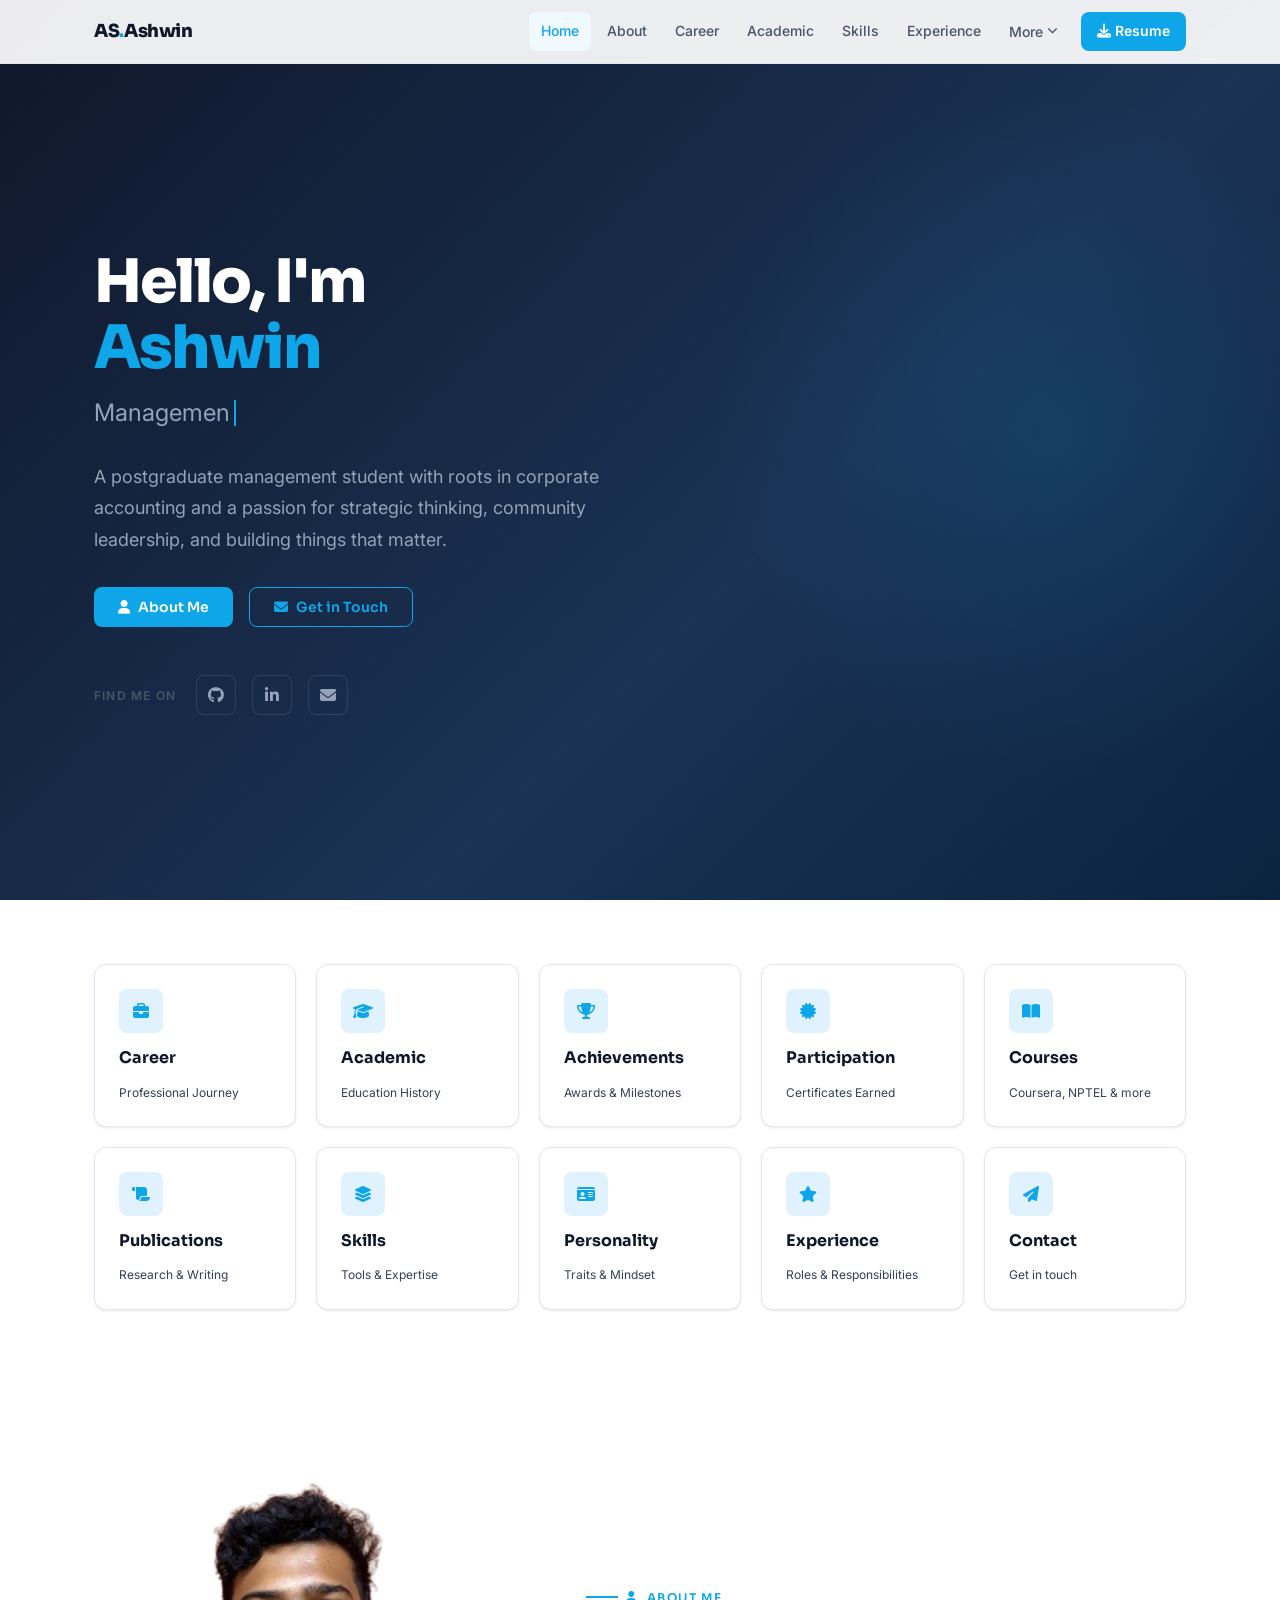
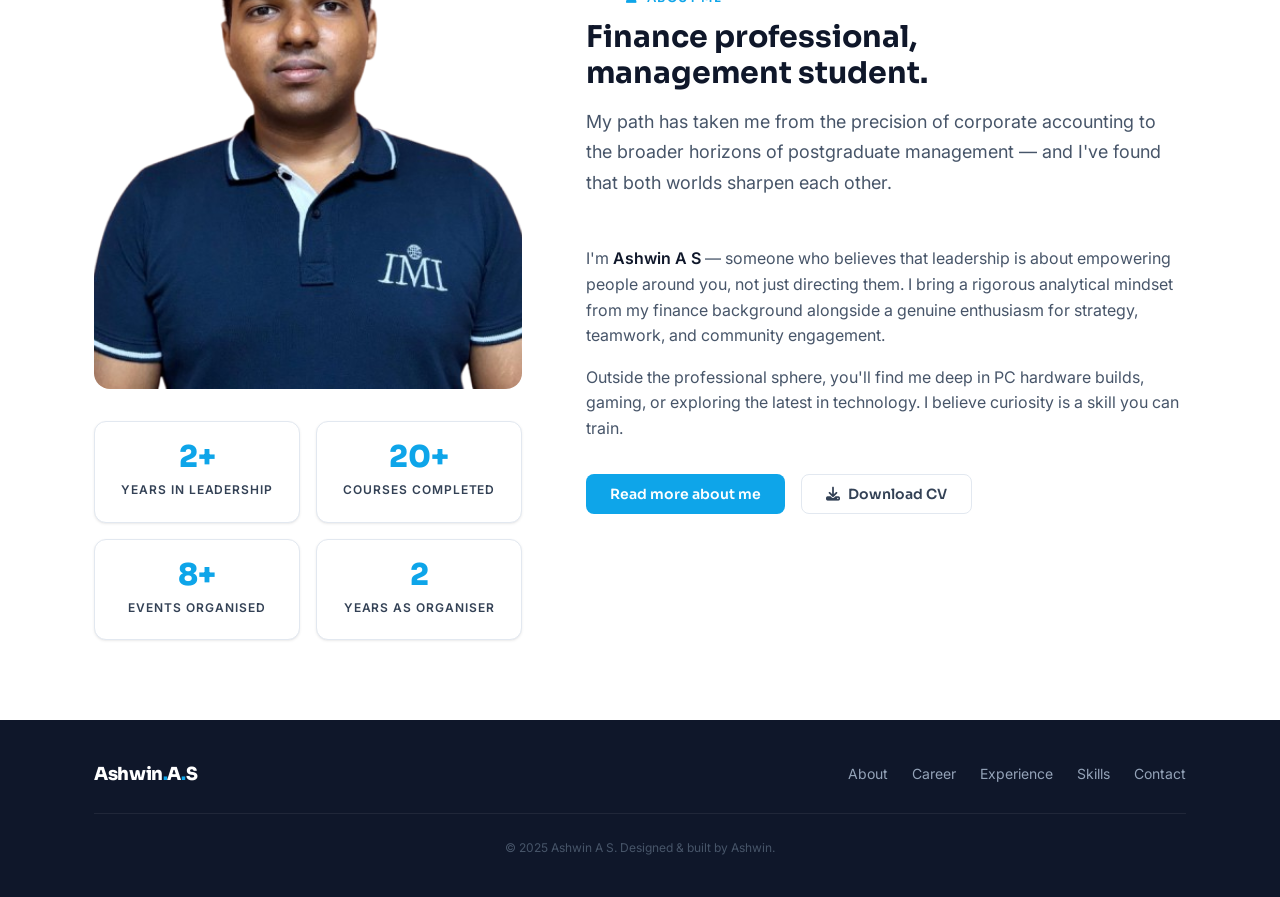
<file: index.html>
<!DOCTYPE html>
<html lang="en">
<head>
  <meta charset="UTF-8" />
  <meta name="viewport" content="width=device-width, initial-scale=1.0" />
  <title>Ashwin A S | Portfolio</title>
  <meta name="description" content="Ashwin A S — Management student, finance professional, and lifelong learner." />
  <meta name="author" content="Ashwin A S" />
  <link rel="icon" href="favicon.ico" type="image/x-icon" />
  <link rel="stylesheet" href="https://cdnjs.cloudflare.com/ajax/libs/font-awesome/6.5.1/css/all.min.css" />
  <link rel="stylesheet" href="css/styles.css" />
  <style>
    /* ── Hero ── */
    .hero {
      min-height: 100vh;
      display: flex;
      align-items: center;
      background: linear-gradient(135deg, var(--slate-900) 0%, #1a3254 60%, #0c2340 100%);
      padding-top: var(--nav-height);
      position: relative;
      overflow: hidden;
    }

    /* Subtle dot-grid texture */
    .hero::before {
      content: '';
      position: absolute;
      inset: 0;
      background-image: radial-gradient(circle, rgba(255,255,255,0.04) 1px, transparent 1px);
      background-size: 32px 32px;
    }

    /* Accent orb */
    .hero::after {
      content: '';
      position: absolute;
      right: -10%;
      top: 10%;
      width: 55vw;
      height: 55vw;
      max-width: 700px;
      max-height: 700px;
      background: radial-gradient(circle, rgba(14,165,233,0.12) 0%, transparent 70%);
      pointer-events: none;
    }

    .hero-inner {
      position: relative;
      z-index: 1;
    }

    .hero-eyebrow {
      display: inline-flex;
      align-items: center;
      gap: var(--space-3);
      font-size: var(--text-sm);
      font-weight: 600;
      letter-spacing: 0.12em;
      text-transform: uppercase;
      color: var(--accent);
      font-family: var(--font-display);
      margin-bottom: var(--space-5);
    }

    .hero-eyebrow::before {
      content: '';
      width: 2.5rem;
      height: 2px;
      background: var(--accent);
    }

    .hero h1 {
      font-size: clamp(var(--text-4xl), 6vw, var(--text-6xl));
      font-weight: 800;
      color: var(--white);
      letter-spacing: -0.03em;
      line-height: 1.1;
      margin-bottom: var(--space-2);
    }

    .hero h1 span { color: var(--accent); }

    .hero-role {
      font-size: clamp(var(--text-lg), 2.5vw, var(--text-2xl));
      color: var(--slate-400);
      font-weight: 400;
      margin-bottom: var(--space-6);
      height: 2em;
      display: flex;
      align-items: center;
      gap: 2px;
    }

    .cursor {
      display: inline-block;
      width: 2px;
      height: 1.1em;
      background: var(--accent);
      margin-left: 2px;
      animation: blink 0.9s step-end infinite;
    }

    @keyframes blink {
      0%, 100% { opacity: 1; }
      50% { opacity: 0; }
    }

    .hero-desc {
      font-size: var(--text-lg);
      color: var(--slate-400);
      max-width: 560px;
      line-height: 1.75;
      margin-bottom: var(--space-8);
    }

    .hero-actions {
      display: flex;
      flex-wrap: wrap;
      gap: var(--space-4);
      margin-bottom: var(--space-12);
    }

    .hero-social {
      display: flex;
      align-items: center;
      gap: var(--space-5);
    }

    .hero-social-label {
      font-size: var(--text-xs);
      letter-spacing: 0.1em;
      text-transform: uppercase;
      color: var(--slate-600);
      font-weight: 600;
    }

    .hero-social-links {
      display: flex;
      gap: var(--space-4);
    }

    .hero-social-links a {
      width: 2.5rem;
      height: 2.5rem;
      border-radius: var(--radius-md);
      border: 1px solid rgba(255,255,255,0.1);
      display: flex;
      align-items: center;
      justify-content: center;
      color: var(--slate-400);
      font-size: var(--text-base);
      transition: all var(--transition);
    }

    .hero-social-links a:hover {
      border-color: var(--accent);
      color: var(--accent);
      background: rgba(14,165,233,0.08);
    }

    /* ── Quick nav cards ── */
    .quick-nav {
      padding-block: var(--space-16);
      background: var(--white);
    }

    .quick-nav-grid {
      display: grid;
      grid-template-columns: repeat(auto-fit, minmax(200px, 1fr));
      gap: var(--space-5);
    }

    .quick-nav-card {
      display: flex;
      flex-direction: column;
      align-items: flex-start;
      gap: var(--space-3);
      padding: var(--space-6);
      border: 1px solid var(--slate-200);
      border-radius: var(--radius-lg);
      background: var(--white);
      box-shadow: var(--shadow-sm);
      transition: all var(--transition);
      text-decoration: none;
    }

    .quick-nav-card:hover {
      border-color: var(--accent);
      transform: translateY(-3px);
      box-shadow: var(--shadow-xl);
    }

    .quick-nav-icon {
      width: 2.75rem;
      height: 2.75rem;
      background: var(--accent-light);
      border-radius: var(--radius-md);
      display: flex;
      align-items: center;
      justify-content: center;
      color: var(--accent);
      font-size: var(--text-base);
    }

    .quick-nav-card:hover .quick-nav-icon {
      background: var(--accent);
      color: var(--white);
    }

    .quick-nav-card strong {
      font-family: var(--font-display);
      font-size: var(--text-base);
      font-weight: 700;
      color: var(--slate-900);
      display: block;
    }

    .quick-nav-card span {
      font-size: var(--text-xs);
      color: var(--slate-500);
    }

    /* ── About preview ── */
    .about-preview { padding-block: var(--space-20); }

    .about-layout {
      display: grid;
      grid-template-columns: 1fr 1.4fr;
      gap: var(--space-16);
      align-items: center;
    }

    .about-aside {
      position: relative;
    }

    .about-photo-placeholder {
      aspect-ratio: 4/5;
      background: linear-gradient(135deg, var(--accent-light) 0%, var(--slate-100) 100%);
      border-radius: var(--radius-xl);
      display: flex;
      flex-direction: column;
      align-items: center;
      justify-content: center;
      color: var(--slate-400);
      font-size: var(--text-5xl);
      gap: var(--space-3);
      border: 2px dashed var(--slate-200);
    }

    .about-photo-placeholder small {
      font-size: var(--text-xs);
      color: var(--slate-400);
      font-weight: 500;
    }

    .about-stats {
      display: grid;
      grid-template-columns: 1fr 1fr;
      gap: var(--space-4);
      margin-top: var(--space-8);
    }

    .about-stat {
      background: var(--white);
      border: 1px solid var(--slate-200);
      border-radius: var(--radius-lg);
      padding: var(--space-5);
      box-shadow: var(--shadow-sm);
      text-align: center;
    }

    .about-stat-num {
      font-family: var(--font-display);
      font-size: var(--text-3xl);
      font-weight: 800;
      color: var(--accent);
      display: block;
      line-height: 1;
      margin-bottom: var(--space-1);
    }

    .about-stat-label {
      font-size: var(--text-xs);
      color: var(--slate-500);
      font-weight: 600;
      text-transform: uppercase;
      letter-spacing: 0.08em;
    }

    @media (max-width: 768px) {
      .about-layout { grid-template-columns: 1fr; }
      .hero-social { flex-direction: column; align-items: flex-start; }
    }
  </style>
</head>
<body>

    <!-- ── NAVIGATION ── -->
    <nav class="navbar" role="navigation" aria-label="Main navigation">
    <div class="container">
      <a href="index.html" class="nav-brand">AS<span>.</span>Ashwin</a>
      <button class="nav-toggle" id="navToggle" aria-label="Toggle menu" aria-expanded="false">
        <i class="fas fa-bars"></i>
      </button>
      <ul class="nav-links" id="navLinks" role="list">
        <li><a href="index.html">Home</a></li>
        <li><a href="about.html">About</a></li>
        <li><a href="career.html">Career</a></li>
        <li><a href="academic-journey.html">Academic</a></li>
        <li><a href="skills.html">Skills</a></li>
        <li><a href="experience.html">Experience</a></li>
        <li class="nav-dropdown" id="navDropdown">
          <button class="nav-dropdown-toggle" id="navDropdownToggle" aria-haspopup="true" aria-expanded="false">
            More <i class="fas fa-chevron-down"></i>
          </button>
          <div class="nav-dropdown-menu" role="menu">
            <a href="achievements.html" role="menuitem"><i class="fas fa-trophy"></i> Achievements</a>
            <a href="participation.html" role="menuitem"><i class="fas fa-certificate"></i> Participation</a>
            <a href="courses.html" role="menuitem"><i class="fas fa-book-open"></i> Courses</a>
            <a href="publications.html" role="menuitem"><i class="fas fa-scroll"></i> Publications</a>
            <a href="personality.html" role="menuitem"><i class="fas fa-brain"></i> Personality</a>
            <div class="nav-dropdown-divider"></div>
            <a href="contact.html" role="menuitem"><i class="fas fa-paper-plane"></i> Contact</a>
          </div>
        </li>
        <li><a href="26PGDMBFS13_Ashwin A S_IMI Delhi.pdf" class="nav-resume" target="_blank"><i class="fas fa-download"></i> Resume</a></li>
      </ul>
    </div>
  </nav>

  <!-- ── HERO ── -->
  <main>
    <section class="hero" aria-label="Introduction">
      <div class="container hero-inner">
        <h1>Hello, I'm<br><span>Ashwin</span></h1>
        <p class="hero-role" aria-live="polite">
          <span id="typewriter"></span><span class="cursor" aria-hidden="true"></span>
        </p>
        <p class="hero-desc">
          A postgraduate management student with roots in corporate accounting and a passion for strategic thinking, community leadership, and building things that matter.
        </p>
        <div class="hero-actions">
          <a href="about.html" class="btn btn-primary">
            <i class="fas fa-user"></i> About Me
          </a>
          <a href="contact.html" class="btn btn-outline" style="color:var(--accent);border-color:var(--accent);">
            <i class="fas fa-envelope"></i> Get in Touch
          </a>
        </div>
        <div class="hero-social">
          <span class="hero-social-label">Find me on</span>
          <div class="hero-social-links">
            <a href="https://github.com/glitch-047" target="_blank" rel="noopener" aria-label="GitHub">
              <i class="fab fa-github"></i>
            </a>
            <a href="https://www.linkedin.com/in/ashwin-a-s-323aa7279" target="_blank" rel="noopener" aria-label="LinkedIn">
              <i class="fab fa-linkedin-in"></i>
            </a>
            <a href="mailto:ashwin22as@gmail.com" aria-label="Email">
              <i class="fas fa-envelope"></i>
            </a>
          </div>
        </div>
      </div>
    </section>

    <!-- ── QUICK NAVIGATION ── -->
    <section class="quick-nav" aria-label="Site navigation">
      <div class="container">
        <div class="quick-nav-grid">
          <a href="career.html" class="quick-nav-card reveal">
            <div class="quick-nav-icon"><i class="fas fa-briefcase"></i></div>
            <strong>Career</strong>
            <span>Professional Journey</span>
          </a>
          <a href="academic-journey.html" class="quick-nav-card reveal">
            <div class="quick-nav-icon"><i class="fas fa-graduation-cap"></i></div>
            <strong>Academic</strong>
            <span>Education History</span>
          </a>
          <a href="achievements.html" class="quick-nav-card reveal">
            <div class="quick-nav-icon"><i class="fas fa-trophy"></i></div>
            <strong>Achievements</strong>
            <span>Awards &amp; Milestones</span>
          </a>
          <a href="participation.html" class="quick-nav-card reveal">
            <div class="quick-nav-icon"><i class="fas fa-certificate"></i></div>
            <strong>Participation</strong>
            <span>Certificates Earned</span>
          </a>
          <a href="courses.html" class="quick-nav-card reveal">
            <div class="quick-nav-icon"><i class="fas fa-book-open"></i></div>
            <strong>Courses</strong>
            <span>Coursera, NPTEL &amp; more</span>
          </a>
          <a href="publications.html" class="quick-nav-card reveal">
            <div class="quick-nav-icon"><i class="fas fa-scroll"></i></div>
            <strong>Publications</strong>
            <span>Research &amp; Writing</span>
          </a>
          <a href="skills.html" class="quick-nav-card reveal">
            <div class="quick-nav-icon"><i class="fas fa-layer-group"></i></div>
            <strong>Skills</strong>
            <span>Tools &amp; Expertise</span>
          </a>
          <a href="personality.html" class="quick-nav-card reveal">
            <div class="quick-nav-icon"><i class="fas fa-id-card"></i></div>
            <strong>Personality</strong>
            <span>Traits &amp; Mindset</span>
          </a>
          <a href="experience.html" class="quick-nav-card reveal">
            <div class="quick-nav-icon"><i class="fas fa-star"></i></div>
            <strong>Experience</strong>
            <span>Roles &amp; Responsibilities</span>
          </a>
          <a href="contact.html" class="quick-nav-card reveal">
            <div class="quick-nav-icon"><i class="fas fa-paper-plane"></i></div>
            <strong>Contact</strong>
            <span>Get in touch</span>
          </a>
        </div>
      </div>
    </section>

    <!-- ── ABOUT PREVIEW ── -->
    <section class="about-preview section" aria-label="About preview">
      <div class="container">
        <div class="about-layout">
          <div class="about-aside reveal">
            <img
  src="26PGDMBFS13_Section_F (1).png"
  alt="Ashwin A S"
  style="width:100%; aspect-ratio:4/5; object-fit:cover; object-position:center; border-radius: var(--radius-xl);"
/>
            <div class="about-stats">
              <div class="about-stat">
                <span class="about-stat-num">2+</span>
                <span class="about-stat-label">Years in Leadership</span>
              </div>
              <div class="about-stat">
                <span class="about-stat-num">20+</span>
                <span class="about-stat-label">Courses Completed</span>
              </div>
              <div class="about-stat">
                <span class="about-stat-num">8+</span>
                <span class="about-stat-label">Events Organised</span>
              </div>
              <div class="about-stat">
                <span class="about-stat-num">2</span>
                <span class="about-stat-label">Years as Organiser</span>
              </div>
            </div>
          </div>
          <div class="about-content reveal">
            <p class="section-label"><i class="fas fa-user" aria-hidden="true"></i> About Me</p>
            <h2 class="section-heading">Finance professional,<br>management student.</h2>    
            <p class="section-subheading intro-quote">
              My path has taken me from the precision of corporate accounting to the broader horizons of postgraduate management — and I've found that both worlds sharpen each other.
            </p>
            <p>
              I'm <strong>Ashwin A S</strong> — someone who believes that leadership is about empowering people around you, not just directing them. I bring a rigorous analytical mindset from my finance background alongside a genuine enthusiasm for strategy, teamwork, and community engagement.
            </p>
            <p>
              Outside the professional sphere, you'll find me deep in PC hardware builds, gaming, or exploring the latest in technology. I believe curiosity is a skill you can train.
            </p>
            <div style="margin-top: var(--space-8); display:flex; gap: var(--space-4); flex-wrap:wrap;">
              <a href="about.html" class="btn btn-primary">Read more about me</a>
              <a href="26PGDMBFS13_Ashwin A S_IMI Delhi.pdf" download class="btn btn-ghost">
                <i class="fas fa-download"></i> Download CV
              </a>
            </div>
          </div>
        </div>
      </div>
    </section>
  </main>

  <!-- ── FOOTER ── -->
    <footer class="footer" role="contentinfo">
    <div class="container">
      <div class="footer-inner">
        <a href="index.html" class="footer-brand">Ashwin<span>.</span>A<span>.</span>S</a>
        <nav class="footer-links" aria-label="Footer navigation">
          <a href="about.html">About</a>
          <a href="career.html">Career</a>
          <a href="experience.html">Experience</a>
          <a href="skills.html">Skills</a>
          <a href="contact.html">Contact</a>
        </nav>
      </div>
      <p class="footer-copy">&copy; 2025 Ashwin A S. Designed &amp; built by Ashwin.</p>
    </div>
  </footer>
  <button class="scroll-top-btn" id="scrollTopBtn" aria-label="Back to top"><i class="fas fa-chevron-up"></i></button>
  <script>
    // ── Mobile nav toggle ──
    const navToggle = document.getElementById('navToggle');
    const navLinks  = document.getElementById('navLinks');
    const navDropdown = document.getElementById('navDropdown');
    const navDropdownToggle = document.getElementById('navDropdownToggle');

    navToggle.addEventListener('click', () => {
      const open = navLinks.classList.toggle('open');
      navToggle.setAttribute('aria-expanded', open);
      navToggle.querySelector('i').className = open ? 'fas fa-times' : 'fas fa-bars';
    });

    navDropdownToggle.addEventListener('click', (e) => {
      e.stopPropagation();
      const open = navDropdown.classList.toggle('open');
      navDropdownToggle.setAttribute('aria-expanded', open);
    });

    document.addEventListener('click', (e) => {
      if (!navDropdown.contains(e.target)) navDropdown.classList.remove('open');
    });

    const page = window.location.pathname.split('/').pop() || 'index.html';
    document.querySelectorAll('.nav-links a, .nav-dropdown-menu a').forEach(a => {
      if (a.getAttribute('href') === page) {
        a.classList.add('active');
        const dd = a.closest('.nav-dropdown');
        if (dd) dd.querySelector('.nav-dropdown-toggle').style.color = 'var(--accent)';
      }
    });

    const scrollBtn = document.getElementById('scrollTopBtn');
    if (scrollBtn) {
      window.addEventListener('scroll', () => scrollBtn.classList.toggle('visible', window.scrollY > 400));
      scrollBtn.addEventListener('click', () => window.scrollTo({ top: 0, behavior: 'smooth' }));
    }

    // ── Typewriter ──
    const roles = ['Management Student','Finance Professional','Strategic Thinker','Community Leader','PC Enthusiast'];
    let rIdx = 0, cIdx = 0, deleting = false;
    const twEl = document.getElementById('typewriter');
    function type() {
      const word = roles[rIdx];
      if (!deleting) {
        twEl.textContent = word.slice(0, ++cIdx);
        if (cIdx === word.length) { deleting = true; return setTimeout(type, 1800); }
      } else {
        twEl.textContent = word.slice(0, --cIdx);
        if (cIdx === 0) { deleting = false; rIdx = (rIdx + 1) % roles.length; }
      }
      setTimeout(type, deleting ? 60 : 110);
    }
    setTimeout(type, 600);

    // ── Reveal on scroll ──
    const observer = new IntersectionObserver(entries => {
      entries.forEach(e => { if (e.isIntersecting) e.target.classList.add('visible'); });
    }, { threshold: 0.12 });
    document.querySelectorAll('.reveal').forEach(el => observer.observe(el));
  </script>
</body>
</html>
</file>
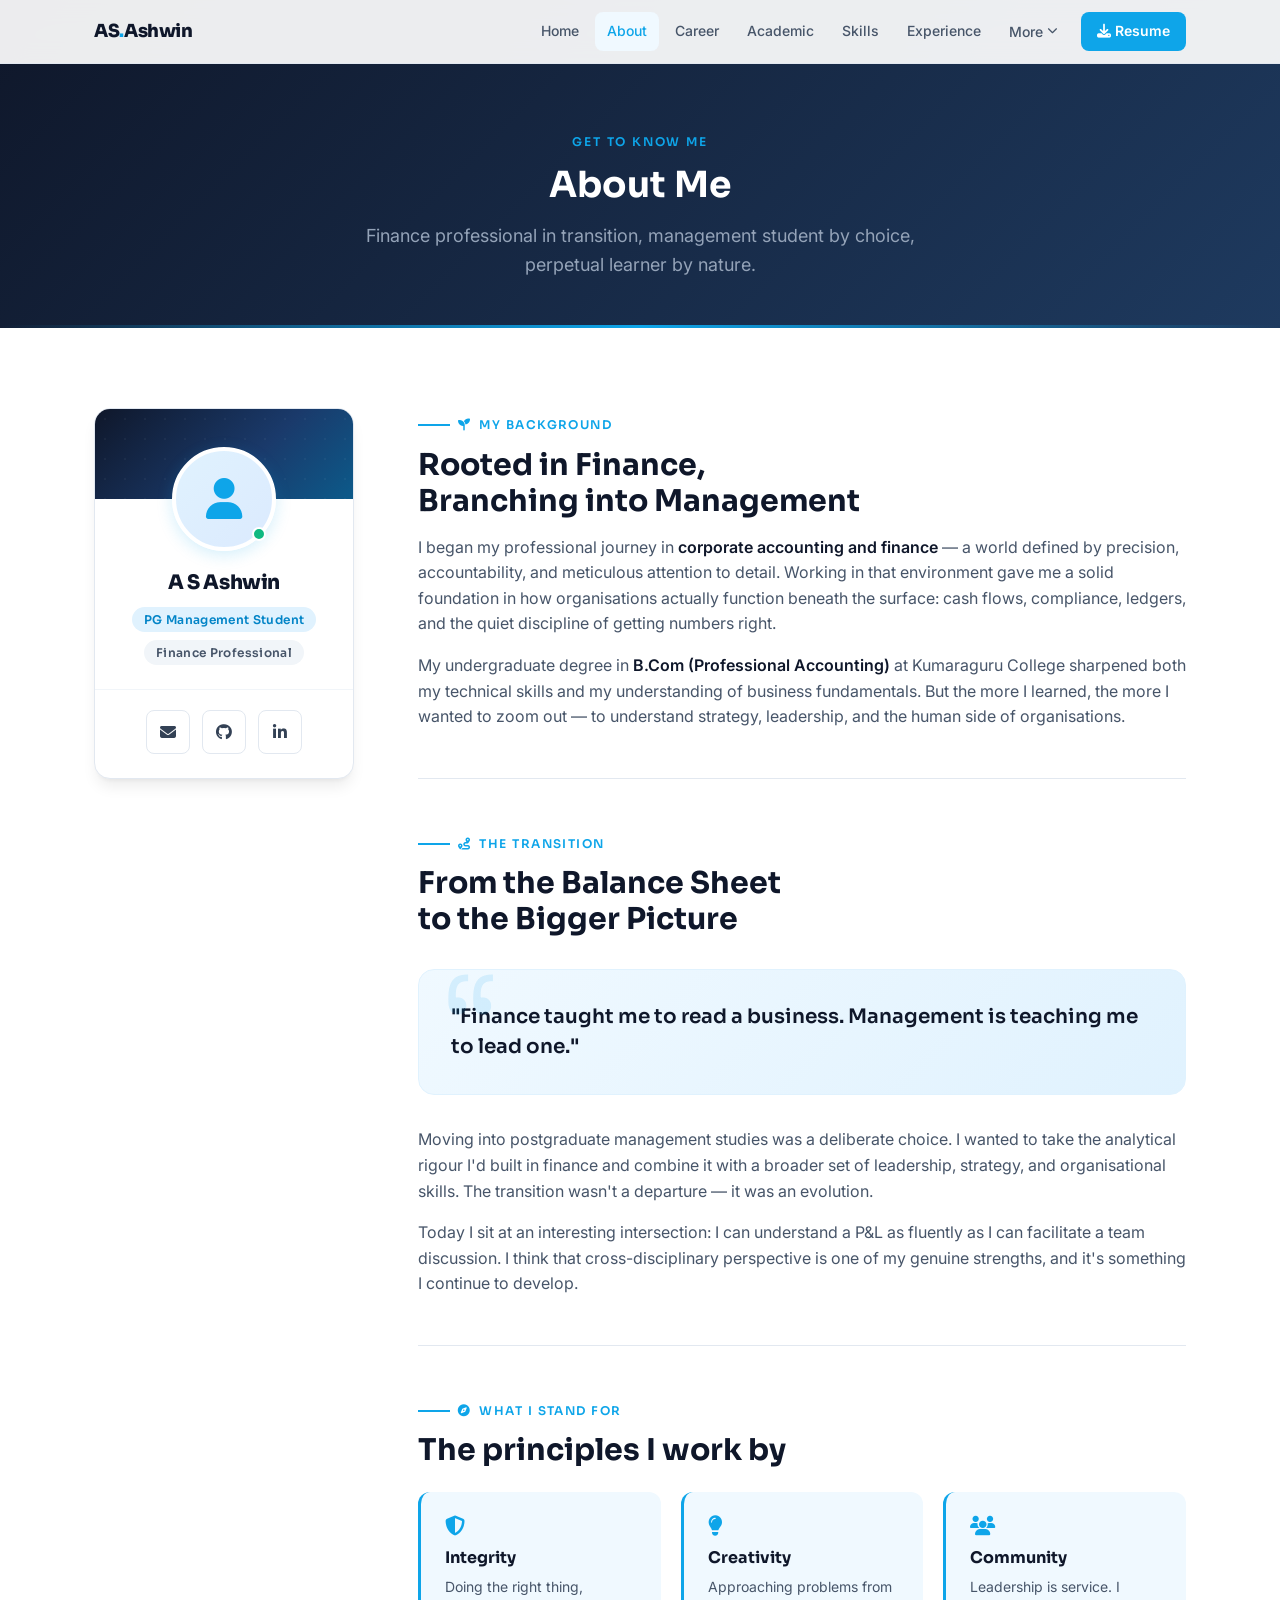
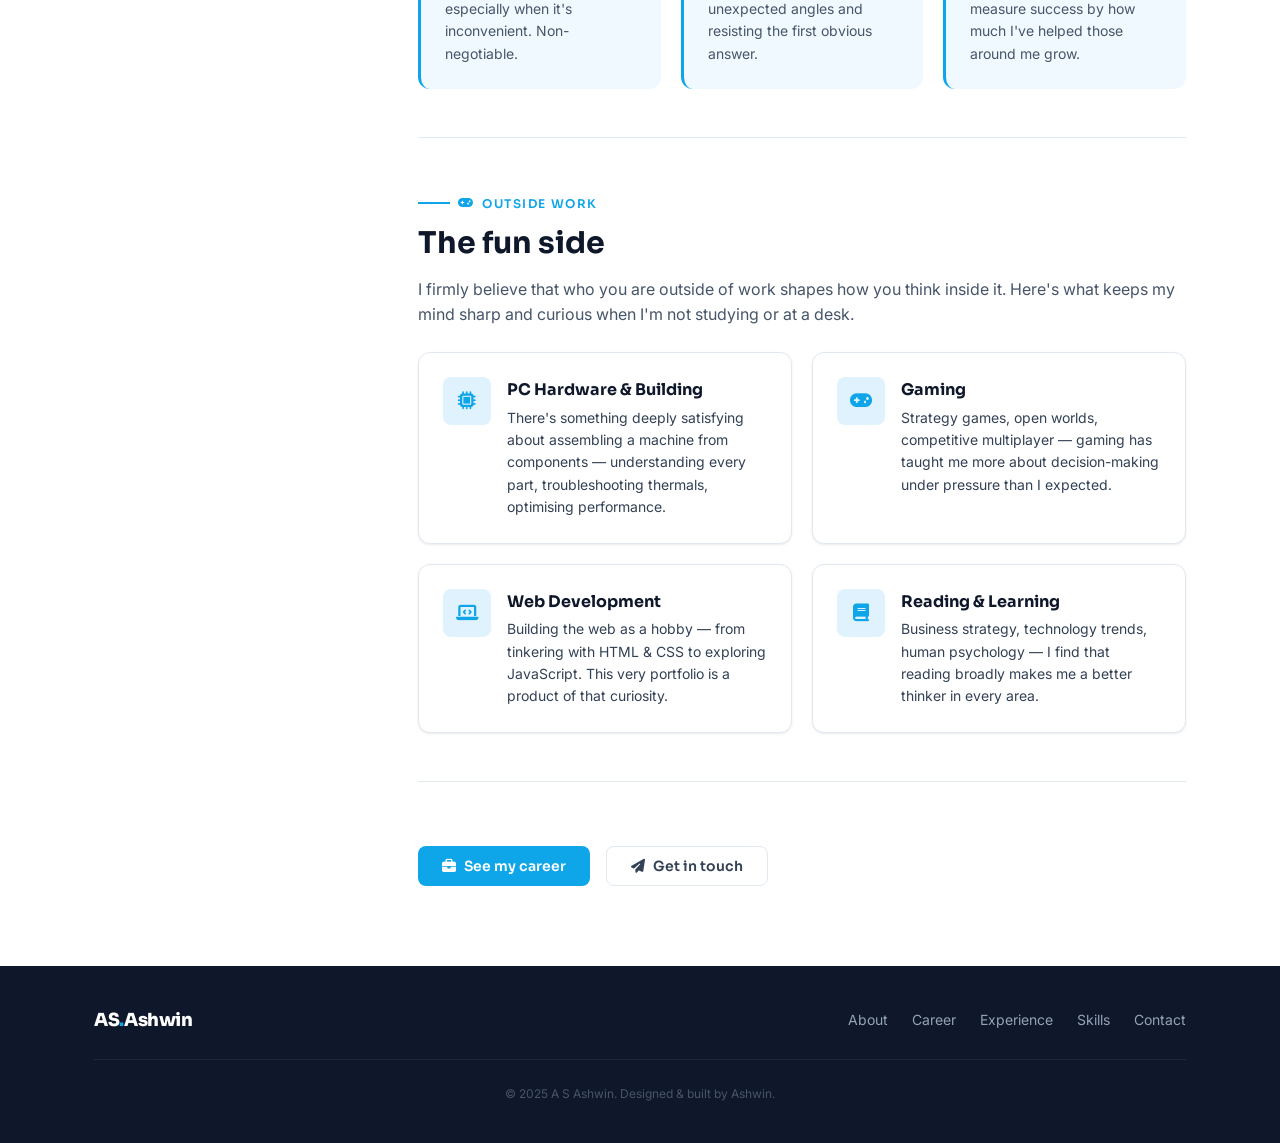
<file: about.html>
<!DOCTYPE html>
<html lang="en">
<head>
  <meta charset="UTF-8" />
  <meta name="viewport" content="width=device-width, initial-scale=1.0" />
  <title>About | A S Ashwin</title>
  <meta name="description" content="Learn more about A S Ashwin — finance background, postgraduate management journey, and personal interests." />
  <link rel="icon" href="favicon.ico" type="image/x-icon" />
  <link rel="stylesheet" href="https://cdnjs.cloudflare.com/ajax/libs/font-awesome/6.5.1/css/all.min.css" />
  <link rel="stylesheet" href="css/styles.css" />
  <style>
    /* ── About-specific layout ── */
    .about-main-layout {
      display: grid;
      grid-template-columns: 260px 1fr;
      gap: var(--space-16);
      align-items: start;
    }

    .about-sidebar {
      position: sticky;
      top: calc(var(--nav-height) + var(--space-8));
    }

    /* ── Profile card — redesigned ── */
    .profile-card {
      background: var(--white);
      border: 1px solid var(--slate-200);
      border-radius: var(--radius-xl);
      box-shadow: var(--shadow-lg);
      overflow: hidden;
      text-align: center;
    }

    /* Gradient banner at top */
    .profile-banner {
      height: 90px;
      background: linear-gradient(135deg, var(--slate-900) 0%, #1a3a6b 60%, #0c5a8a 100%);
      position: relative;
    }

    .profile-banner::after {
      content: '';
      position: absolute;
      inset: 0;
      background-image: radial-gradient(circle, rgba(255,255,255,0.04) 1px, transparent 1px);
      background-size: 20px 20px;
    }

    /* Avatar ring sits half on banner, half below */
    .profile-photo-wrap {
      position: relative;
      margin-top: -52px;
      margin-bottom: var(--space-4);
      display: flex;
      justify-content: center;
    }

    .profile-photo {
      width: 104px;
      height: 104px;
      border-radius: var(--radius-full);
      background: linear-gradient(135deg, var(--accent-light) 0%, #dbeafe 100%);
      display: flex;
      align-items: center;
      justify-content: center;
      font-size: 2.6rem;
      color: var(--accent);
      border: 4px solid var(--white);
      box-shadow: 0 4px 16px rgba(14,165,233,0.18);
      position: relative;
      z-index: 1;
    }

    /* Online dot */
    .profile-photo::after {
      content: '';
      position: absolute;
      bottom: 6px;
      right: 6px;
      width: 14px;
      height: 14px;
      background: #10B981;
      border-radius: 50%;
      border: 2.5px solid var(--white);
    }

    .profile-body {
      padding: 0 var(--space-6) var(--space-7);
    }

    .profile-name {
      font-family: var(--font-display);
      font-size: var(--text-xl);
      font-weight: 800;
      color: var(--slate-900);
      margin-bottom: var(--space-2);
      letter-spacing: -0.02em;
    }

    /* Role badges row */
    .profile-badges {
      display: flex;
      flex-wrap: wrap;
      justify-content: center;
      gap: var(--space-2);
      margin-bottom: var(--space-6);
    }

    .profile-badge {
      display: inline-block;
      padding: 3px var(--space-3);
      border-radius: var(--radius-full);
      font-size: var(--text-xs);
      font-weight: 600;
      font-family: var(--font-display);
      letter-spacing: 0.03em;
    }

    .profile-badge-primary {
      background: var(--accent-light);
      color: var(--accent-dark);
    }

    .profile-badge-secondary {
      background: var(--slate-100);
      color: var(--slate-600);
    }

    /* Divider */
    .profile-divider {
      height: 1px;
      background: var(--slate-100);
      margin-bottom: var(--space-5);
    }

    /* Social icon buttons */
    .profile-socials {
      display: flex;
      justify-content: center;
      gap: var(--space-3);
      margin-bottom: var(--space-6);
    }

    .profile-social-btn {
      width: 2.75rem;
      height: 2.75rem;
      border-radius: var(--radius-md);
      border: 1.5px solid var(--slate-200);
      display: flex;
      align-items: center;
      justify-content: center;
      color: var(--slate-500);
      font-size: var(--text-base);
      text-decoration: none;
      transition: all var(--transition);
      background: var(--white);
    }

    .profile-social-btn:hover {
      transform: translateY(-2px);
      box-shadow: var(--shadow-md);
    }

    .profile-social-btn.email:hover   { background: #FEF2F2; border-color: #FCA5A5; color: #DC2626; }
    .profile-social-btn.github:hover  { background: #F0F0F0; border-color: #666;    color: #111;    }
    .profile-social-btn.linkedin:hover{ background: #EFF6FF; border-color: #93C5FD; color: #0A66C2; }

    /* Contact rows */
    .profile-links {
      display: flex;
      flex-direction: column;
      gap: var(--space-2);
    }

    .profile-link {
      display: flex;
      align-items: center;
      gap: var(--space-3);
      padding: var(--space-3) var(--space-4);
      border-radius: var(--radius-lg);
      font-size: var(--text-xs);
      font-weight: 500;
      color: var(--slate-600);
      transition: all var(--transition);
      text-decoration: none;
      background: var(--slate-50);
      border: 1px solid transparent;
      word-break: break-all;
    }

    .profile-link i {
      color: var(--accent);
      width: 1rem;
      text-align: center;
      flex-shrink: 0;
    }

    .profile-link:hover {
      background: var(--accent-pale);
      border-color: var(--accent-light);
      color: var(--accent-dark);
    }

    /* ── Story blocks ── */
    .story-section {
      margin-bottom: var(--space-12);
      padding-bottom: var(--space-12);
      border-bottom: 1px solid var(--slate-200);
    }

    .story-section:last-child {
      border-bottom: none;
      margin-bottom: 0;
    }

    /* ── Values grid ── */
    .values-grid {
      display: grid;
      grid-template-columns: repeat(3, 1fr);
      gap: var(--space-5);
      margin-top: var(--space-6);
    }

    .value-card {
      padding: var(--space-6);
      background: var(--accent-pale);
      border-radius: var(--radius-lg);
      border-left: 3px solid var(--accent);
    }

    .value-card i {
      font-size: var(--text-xl);
      color: var(--accent);
      margin-bottom: var(--space-3);
      display: block;
    }

    .value-card h4 {
      font-size: var(--text-base);
      margin-bottom: var(--space-2);
    }

    .value-card p {
      font-size: var(--text-sm);
      margin-bottom: 0;
      line-height: 1.6;
    }

    /* ── Hobbies ── */
    .hobby-grid {
      display: grid;
      grid-template-columns: repeat(2, 1fr);
      gap: var(--space-5);
      margin-top: var(--space-6);
    }

    .hobby-card {
      display: flex;
      align-items: flex-start;
      gap: var(--space-4);
      padding: var(--space-6);
      background: var(--white);
      border: 1px solid var(--slate-200);
      border-radius: var(--radius-lg);
      box-shadow: var(--shadow-sm);
      transition: all var(--transition);
    }

    .hobby-card:hover {
      border-color: var(--accent);
      transform: translateY(-2px);
      box-shadow: var(--shadow-lg);
    }

    .hobby-icon {
      width: 3rem;
      height: 3rem;
      background: var(--accent-light);
      border-radius: var(--radius-md);
      display: flex;
      align-items: center;
      justify-content: center;
      color: var(--accent);
      font-size: var(--text-lg);
      flex-shrink: 0;
    }

    .hobby-title {
      font-family: var(--font-display);
      font-size: var(--text-base);
      font-weight: 700;
      color: var(--slate-900);
      margin-bottom: var(--space-1);
    }

    .hobby-desc {
      font-size: var(--text-sm);
      color: var(--slate-500);
      line-height: 1.6;
      margin-bottom: 0;
    }

    /* ── Transition callout ── */
    .callout {
      background: linear-gradient(135deg, var(--accent-pale), var(--accent-light));
      border: 1px solid var(--accent-light);
      border-radius: var(--radius-xl);
      padding: var(--space-8);
      margin-block: var(--space-8);
      position: relative;
      overflow: hidden;
    }

    .callout::before {
      content: '\201C';
      position: absolute;
      top: -0.5rem;
      left: var(--space-6);
      font-size: 8rem;
      color: var(--accent);
      opacity: 0.12;
      font-family: var(--font-display);
      line-height: 1;
      pointer-events: none;
    }

    .callout-text {
      font-size: var(--text-xl);
      font-weight: 600;
      color: var(--slate-900);
      font-family: var(--font-display);
      line-height: 1.5;
      margin-bottom: 0;
    }

    @media (max-width: 900px) {
      .about-main-layout {
        grid-template-columns: 1fr;
      }
      .about-sidebar { position: static; }
    }

    @media (max-width: 600px) {
      .values-grid, .hobby-grid { grid-template-columns: 1fr; }
    }
  </style>
</head>
<body>

    <!-- ── NAVIGATION ── -->
    <nav class="navbar" role="navigation" aria-label="Main navigation">
    <div class="container">
      <a href="index.html" class="nav-brand">AS<span>.</span>Ashwin</a>
      <button class="nav-toggle" id="navToggle" aria-label="Toggle menu" aria-expanded="false">
        <i class="fas fa-bars"></i>
      </button>
      <ul class="nav-links" id="navLinks" role="list">
        <li><a href="index.html">Home</a></li>
        <li><a href="about.html">About</a></li>
        <li><a href="career.html">Career</a></li>
        <li><a href="academic-journey.html">Academic</a></li>
        <li><a href="skills.html">Skills</a></li>
        <li><a href="experience.html">Experience</a></li>
        <li class="nav-dropdown" id="navDropdown">
          <button class="nav-dropdown-toggle" id="navDropdownToggle" aria-haspopup="true" aria-expanded="false">
            More <i class="fas fa-chevron-down"></i>
          </button>
          <div class="nav-dropdown-menu" role="menu">
            <a href="achievements.html" role="menuitem"><i class="fas fa-trophy"></i> Achievements</a>
            <a href="participation.html" role="menuitem"><i class="fas fa-certificate"></i> Participation</a>
            <a href="courses.html" role="menuitem"><i class="fas fa-book-open"></i> Courses</a>
            <a href="publications.html" role="menuitem"><i class="fas fa-scroll"></i> Publications</a>
            <a href="personality.html" role="menuitem"><i class="fas fa-brain"></i> Personality</a>
            <div class="nav-dropdown-divider"></div>
            <a href="contact.html" role="menuitem"><i class="fas fa-paper-plane"></i> Contact</a>
          </div>
        </li>
        <li><a href="26PGDMBFS13_Ashwin A S_IMI Delhi.pdf" class="nav-resume" target="_blank"><i class="fas fa-download"></i> Resume</a></li>
      </ul>
    </div>
  </nav>

  <!-- ── PAGE HEADER ── -->
  <header class="page-header">
    <div class="container">
      <span class="eyebrow">Get to know me</span>
      <h1>About Me</h1>
      <p>Finance professional in transition, management student by choice, perpetual learner by nature.</p>
    </div>
  </header>

  <!-- ── MAIN CONTENT ── -->
  <main>
    <section class="section">
      <div class="container">
        <div class="about-main-layout">

          <!-- Sidebar -->
          
         <aside class="about-sidebar reveal">
  <div class="profile-card">

    <!-- Gradient banner -->
    <div class="profile-banner"></div>

    <!-- Avatar overlapping the banner -->
    <div class="profile-photo-wrap">
      <div class="profile-photo" aria-label="Profile photo placeholder">
        <i class="fas fa-user" aria-hidden="true"></i>
      </div>
    </div>

    <div class="profile-body">

      <!-- Name -->
      <p class="profile-name">A S Ashwin</p>

      <!-- Role badges -->
      <div class="profile-badges">
        <span class="profile-badge profile-badge-primary">PG Management Student</span>
        <span class="profile-badge profile-badge-secondary">Finance Professional</span>
      </div>

      <div class="profile-divider"></div>

      <!-- Social icon buttons -->
      <div class="profile-socials">
        <a href="mailto:ashwin22as@gmail.com" class="profile-social-btn email" title="Email">
          <i class="fas fa-envelope"></i>
        </a>
        <a href="https://github.com/glitch-047" target="_blank" rel="noopener" class="profile-social-btn github" title="GitHub">
          <i class="fab fa-github"></i>
        </a>
        <a href="https://www.linkedin.com/in/ashwin-a-s-323aa7279" target="_blank" rel="noopener" class="profile-social-btn linkedin" title="LinkedIn">
          <i class="fab fa-linkedin-in"></i>
        </a>
      </div>
            </div><!-- end .profile-body -->
            </div><!-- end .profile-card -->
          </aside>

          <!-- Story content -->
          <article>

            <!-- Background -->
            <div class="story-section reveal">
              <p class="section-label"><i class="fas fa-seedling" aria-hidden="true"></i> My Background</p>
              <h2 class="section-heading">Rooted in Finance,<br>Branching into Management</h2>
              <p>
                I began my professional journey in <strong>corporate accounting and finance</strong> — a world defined by precision, accountability, and meticulous attention to detail. Working in that environment gave me a solid foundation in how organisations actually function beneath the surface: cash flows, compliance, ledgers, and the quiet discipline of getting numbers right.
              </p>
              <p>
                My undergraduate degree in <strong>B.Com (Professional Accounting)</strong> at Kumaraguru College sharpened both my technical skills and my understanding of business fundamentals. But the more I learned, the more I wanted to zoom out — to understand strategy, leadership, and the human side of organisations.
              </p>
            </div>

            <!-- Transition -->
            <div class="story-section reveal">
              <p class="section-label"><i class="fas fa-route" aria-hidden="true"></i> The Transition</p>
              <h2 class="section-heading">From the Balance Sheet<br>to the Bigger Picture</h2>

              <div class="callout">
                <p class="callout-text">
                  "Finance taught me to read a business. Management is teaching me to lead one."
                </p>
              </div>

              <p>
                Moving into postgraduate management studies was a deliberate choice. I wanted to take the analytical rigour I'd built in finance and combine it with a broader set of leadership, strategy, and organisational skills. The transition wasn't a departure — it was an evolution.
              </p>
              <p>
                Today I sit at an interesting intersection: I can understand a P&amp;L as fluently as I can facilitate a team discussion. I think that cross-disciplinary perspective is one of my genuine strengths, and it's something I continue to develop.
              </p>
            </div>

            <!-- Values -->
            <div class="story-section reveal">
              <p class="section-label"><i class="fas fa-compass" aria-hidden="true"></i> What I Stand For</p>
              <h2 class="section-heading">The principles I work by</h2>
              <div class="values-grid">
                <div class="value-card">
                  <i class="fas fa-shield-halved" aria-hidden="true"></i>
                  <h4>Integrity</h4>
                  <p>Doing the right thing, especially when it's inconvenient. Non-negotiable.</p>
                </div>
                <div class="value-card">
                  <i class="fas fa-lightbulb" aria-hidden="true"></i>
                  <h4>Creativity</h4>
                  <p>Approaching problems from unexpected angles and resisting the first obvious answer.</p>
                </div>
                <div class="value-card">
                  <i class="fas fa-users" aria-hidden="true"></i>
                  <h4>Community</h4>
                  <p>Leadership is service. I measure success by how much I've helped those around me grow.</p>
                </div>
              </div>
            </div>

            <!-- Hobbies -->
            <div class="story-section reveal">
              <p class="section-label"><i class="fas fa-gamepad" aria-hidden="true"></i> Outside Work</p>
              <h2 class="section-heading">The fun side</h2>
              <p>
                I firmly believe that who you are outside of work shapes how you think inside it. Here's what keeps my mind sharp and curious when I'm not studying or at a desk.
              </p>
              <div class="hobby-grid">
                <div class="hobby-card">
                  <div class="hobby-icon"><i class="fas fa-microchip" aria-hidden="true"></i></div>
                  <div>
                    <p class="hobby-title">PC Hardware &amp; Building</p>
                    <p class="hobby-desc">There's something deeply satisfying about assembling a machine from components — understanding every part, troubleshooting thermals, optimising performance.</p>
                  </div>
                </div>
                <div class="hobby-card">
                  <div class="hobby-icon"><i class="fas fa-gamepad" aria-hidden="true"></i></div>
                  <div>
                    <p class="hobby-title">Gaming</p>
                    <p class="hobby-desc">Strategy games, open worlds, competitive multiplayer — gaming has taught me more about decision-making under pressure than I expected.</p>
                  </div>
                </div>
                <div class="hobby-card">
                  <div class="hobby-icon"><i class="fas fa-laptop-code" aria-hidden="true"></i></div>
                  <div>
                    <p class="hobby-title">Web Development</p>
                    <p class="hobby-desc">Building the web as a hobby — from tinkering with HTML &amp; CSS to exploring JavaScript. This very portfolio is a product of that curiosity.</p>
                  </div>
                </div>
                <div class="hobby-card">
                  <div class="hobby-icon"><i class="fas fa-book" aria-hidden="true"></i></div>
                  <div>
                    <p class="hobby-title">Reading &amp; Learning</p>
                    <p class="hobby-desc">Business strategy, technology trends, human psychology — I find that reading broadly makes me a better thinker in every area.</p>
                  </div>
                </div>
              </div>
            </div>

            <!-- CTA -->
            <div class="reveal" style="display:flex; gap: var(--space-4); flex-wrap:wrap; padding-top: var(--space-4);">
              <a href="career.html" class="btn btn-primary">
                <i class="fas fa-briefcase"></i> See my career
              </a>
              <a href="contact.html" class="btn btn-ghost">
                <i class="fas fa-paper-plane"></i> Get in touch
              </a>
            </div>

          </article>
        </div>
      </div>
    </section>
  </main>

  <!-- ── FOOTER ── -->
    <footer class="footer" role="contentinfo">
    <div class="container">
      <div class="footer-inner">
        <a href="index.html" class="footer-brand">AS<span>.</span>Ashwin</a>
        <nav class="footer-links" aria-label="Footer navigation">
          <a href="about.html">About</a>
          <a href="career.html">Career</a>
          <a href="experience.html">Experience</a>
          <a href="skills.html">Skills</a>
          <a href="contact.html">Contact</a>
        </nav>
      </div>
      <p class="footer-copy">&copy; 2025 A S Ashwin. Designed &amp; built by Ashwin.</p>
    </div>
  </footer>

  
  <button class="scroll-top-btn" id="scrollTopBtn" aria-label="Back to top"><i class="fas fa-chevron-up"></i></button>
  <script>
    const navToggle = document.getElementById('navToggle');
    const navLinks  = document.getElementById('navLinks');
    const navDropdown = document.getElementById('navDropdown');
    const navDropdownToggle = document.getElementById('navDropdownToggle');

    navToggle.addEventListener('click', () => {
      const open = navLinks.classList.toggle('open');
      navToggle.setAttribute('aria-expanded', open);
      navToggle.querySelector('i').className = open ? 'fas fa-times' : 'fas fa-bars';
    });

    navDropdownToggle.addEventListener('click', (e) => {
      e.stopPropagation();
      const open = navDropdown.classList.toggle('open');
      navDropdownToggle.setAttribute('aria-expanded', open);
    });

    document.addEventListener('click', (e) => {
      if (!navDropdown.contains(e.target)) navDropdown.classList.remove('open');
    });

    const page = window.location.pathname.split('/').pop() || 'index.html';
    document.querySelectorAll('.nav-links a, .nav-dropdown-menu a').forEach(a => {
      if (a.getAttribute('href') === page) {
        a.classList.add('active');
        const dd = a.closest('.nav-dropdown');
        if (dd) dd.querySelector('.nav-dropdown-toggle').style.color = 'var(--accent)';
      }
    });

    const scrollBtn = document.getElementById('scrollTopBtn');
    if (scrollBtn) {
      window.addEventListener('scroll', () => scrollBtn.classList.toggle('visible', window.scrollY > 400));
      scrollBtn.addEventListener('click', () => window.scrollTo({ top: 0, behavior: 'smooth' }));
    }

    const obs = new IntersectionObserver(es => es.forEach(e => { if(e.isIntersecting) e.target.classList.add('visible'); }), {threshold:0.1});
    document.querySelectorAll('.reveal').forEach(el => obs.observe(el));
  </script>
</body>
</html>
</file>
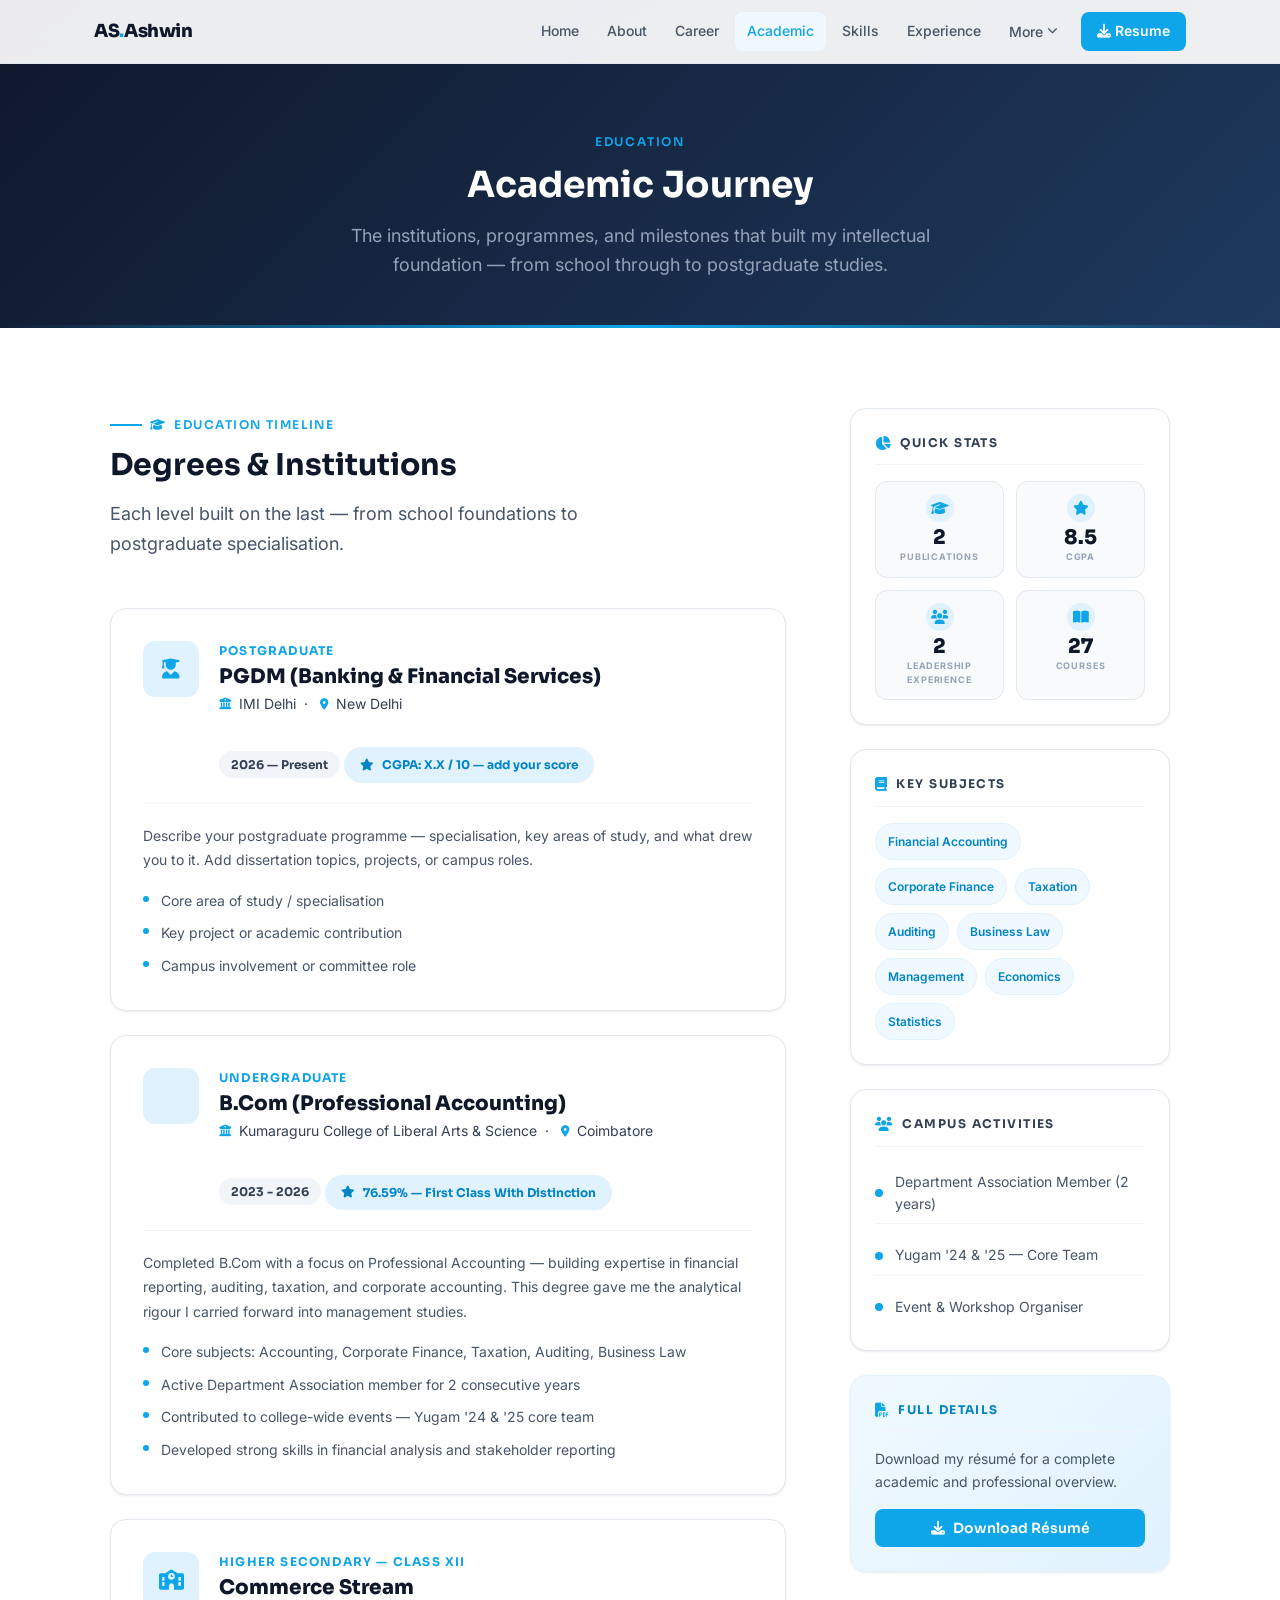
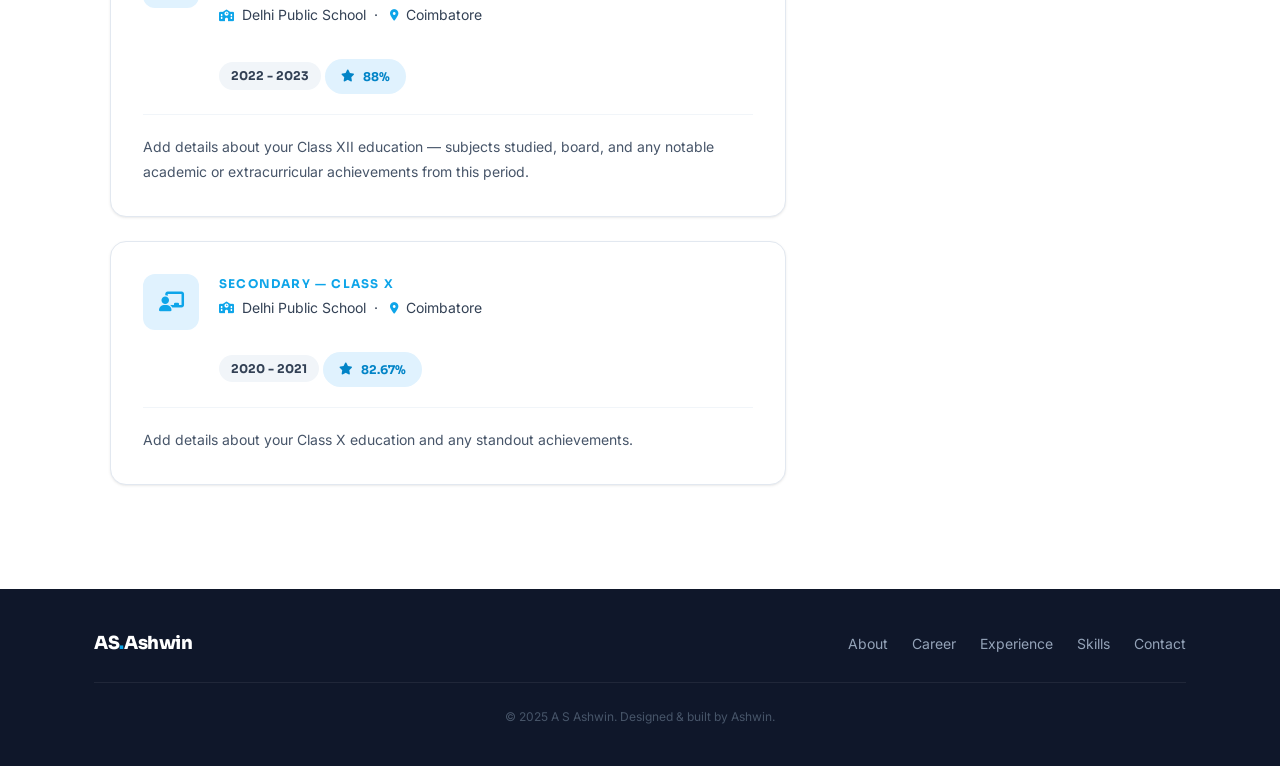
<file: academic-journey.html>
<!DOCTYPE html>
<html lang="en">
<head>
  <meta charset="UTF-8" />
  <meta name="viewport" content="width=device-width, initial-scale=1.0" />
  <title>Academic Journey | A S Ashwin</title>
  <meta name="description" content="A S Ashwin's academic history — degrees, institutions, and educational milestones." />
  <link rel="icon" href="favicon.ico" type="image/x-icon" />
  <link rel="stylesheet" href="https://cdnjs.cloudflare.com/ajax/libs/font-awesome/6.5.1/css/all.min.css" />
  <link rel="stylesheet" href="css/styles.css" />
<style>
  /* ── Layout ── */
  .academic-layout {
    display: grid;
    grid-template-columns: 1fr 320px;
    gap: var(--space-16);
    align-items: start;
    max-width: 1060px;
    margin-inline: auto;
  }

  /* ── Education entry cards ── */
  .edu-entry {
    background: var(--white);
    border: 1px solid var(--slate-200);
    border-radius: var(--radius-xl);
    padding: var(--space-8);
    margin-bottom: var(--space-6);
    box-shadow: var(--shadow-sm);
    transition: all var(--transition);
    position: relative;
    overflow: hidden;
  }
  .edu-entry::after {
    content: "";
    position: absolute;
    top: 0; left: 0; right: 0;
    height: 3px;
    background: linear-gradient(90deg, var(--accent), transparent);
    opacity: 0;
    transition: opacity var(--transition);
  }
  .edu-entry:hover::after { opacity: 1; }
  .edu-entry:hover {
    box-shadow: var(--shadow-xl);
    transform: translateY(-2px);
    border-color: var(--accent-light);
  }
  .edu-header {
    display: flex;
    align-items: flex-start;
    gap: var(--space-5);
    margin-bottom: var(--space-5);
  }
  .edu-icon {
    width: 3.5rem; height: 3.5rem;
    border-radius: var(--radius-lg);
    background: var(--accent-light);
    display: flex; align-items: center; justify-content: center;
    font-size: var(--text-xl);
    color: var(--accent);
    flex-shrink: 0;
  }
  .edu-header-text { flex: 1; min-width: 0; }
  .edu-level {
    font-size: var(--text-xs); font-weight: 700;
    letter-spacing: 0.1em; text-transform: uppercase;
    color: var(--accent); font-family: var(--font-display);
    margin-bottom: var(--space-1);
  }
  .edu-degree {
    font-family: var(--font-display);
    font-size: var(--text-xl); font-weight: 800;
    color: var(--slate-900); line-height: 1.25;
    margin-bottom: var(--space-1);
  }
  .edu-institution {
    font-size: var(--text-sm); color: var(--slate-500);
    display: flex; align-items: center;
    gap: var(--space-2); flex-wrap: wrap;
  }
  .edu-institution i { color: var(--accent); font-size: 0.75rem; }
  .edu-date-badge {
    display: inline-block;
    background: var(--slate-100);
    border-radius: var(--radius-full);
    padding: var(--space-1) var(--space-3);
    font-size: var(--text-xs); font-weight: 700;
    color: var(--slate-500); font-family: var(--font-display);
    margin-top: var(--space-2);
  }
  .edu-body {
    font-size: var(--text-sm); color: var(--slate-600);
    line-height: 1.75;
    padding-top: var(--space-5);
    border-top: 1px solid var(--slate-100);
  }
  .edu-body ul {
    list-style: none; margin-top: var(--space-3);
    display: flex; flex-direction: column; gap: var(--space-2);
  }
  .edu-body ul li {
    display: flex; align-items: flex-start; gap: var(--space-3);
  }
  .edu-body ul li::before {
    content: ""; width: 6px; height: 6px;
    background: var(--accent); border-radius: 50%;
    flex-shrink: 0; margin-top: 0.45rem;
  }
  .grade-badge {
    display: inline-flex; align-items: center; gap: var(--space-2);
    padding: var(--space-2) var(--space-4);
    background: var(--accent-light); color: var(--accent-dark);
    border-radius: var(--radius-full);
    font-size: var(--text-xs); font-weight: 700;
    font-family: var(--font-display); margin-top: var(--space-4);
  }

  /* ── Sidebar widgets ── */
  .sidebar-widget {
    background: var(--white);
    border: 1px solid var(--slate-200);
    border-radius: var(--radius-xl);
    padding: var(--space-6);
    box-shadow: var(--shadow-sm);
    margin-bottom: var(--space-6);
  }
  .widget-title {
    font-family: var(--font-display);
    font-size: var(--text-xs); font-weight: 700;
    color: var(--slate-500);
    text-transform: uppercase; letter-spacing: 0.12em;
    margin-bottom: var(--space-4);
    display: flex; align-items: center; gap: var(--space-2);
    padding-bottom: var(--space-3);
    border-bottom: 1px solid var(--slate-100);
  }
  .widget-title i { color: var(--accent); font-size: var(--text-sm); }

  /* ── Quick Stats ── */
  .widget-stats {
    display: grid;
    grid-template-columns: 1fr 1fr;
    gap: var(--space-3);
  }
  .widget-stat {
    display: flex;
    flex-direction: column;
    align-items: center;
    text-align: center;
    padding: var(--space-3) var(--space-2);
    background: var(--slate-50);
    border-radius: var(--radius-lg);
    border: 1px solid var(--slate-200);
    gap: 2px;
    transition: all var(--transition);
    cursor: default;
  }
  .widget-stat:hover {
    border-color: var(--accent-light);
    background: var(--accent-pale);
    transform: translateY(-2px);
    box-shadow: var(--shadow-md);
  }
  .widget-stat-icon {
    font-size: var(--text-sm);
    color: var(--accent);
    margin-bottom: var(--space-1);
    width: 1.75rem; height: 1.75rem;
    background: var(--accent-light);
    border-radius: var(--radius-full);
    display: flex; align-items: center; justify-content: center;
    flex-shrink: 0;
  }
  .widget-stat-num {
    display: block;
    font-family: var(--font-display);
    font-size: var(--text-xl); font-weight: 800;
    color: var(--slate-900);
    line-height: 1;
  }
  .widget-stat-label {
    font-size: 9px;
    color: var(--slate-400);
    font-weight: 700;
    text-transform: uppercase;
    letter-spacing: 0.09em;
  }

  /* ── Subject tags ── */
  .subject-tags {
    display: flex; flex-wrap: wrap; gap: var(--space-2);
  }
  .subject-tag {
    padding: var(--space-2) var(--space-3);
    background: var(--accent-pale);
    border: 1px solid var(--accent-light);
    border-radius: var(--radius-full);
    font-size: var(--text-xs); font-weight: 600;
    color: var(--accent-dark);
    transition: all var(--transition);
  }
  .subject-tag:hover {
    background: var(--accent);
    color: var(--white);
    border-color: var(--accent);
  }

  /* ── Campus activities ── */
  .activity-list {
    display: flex; flex-direction: column; gap: var(--space-3);
  }
  .activity-item {
    display: flex; align-items: center;
    gap: var(--space-3);
    font-size: var(--text-sm); color: var(--slate-600);
    padding: var(--space-2) 0;
    border-bottom: 1px solid var(--slate-100);
  }
  .activity-item:last-child { border-bottom: none; }
  .activity-dot {
    width: 8px; height: 8px;
    background: var(--accent);
    border-radius: 50%; flex-shrink: 0;
  }

  /* ── Add entry CTA ── */
  .add-entry-cta {
    border: 2px dashed var(--slate-200);
    border-radius: var(--radius-xl);
    padding: var(--space-8); text-align: center;
    color: var(--slate-400); font-size: var(--text-sm);
    transition: all var(--transition);
  }
  .add-entry-cta:hover {
    border-color: var(--accent);
    background: var(--accent-pale);
  }
  .add-entry-cta i {
    font-size: var(--text-2xl);
    display: block; margin-bottom: var(--space-3); opacity: 0.4;
  }
  .add-entry-cta code {
    background: rgba(0,0,0,0.05);
    padding: 2px 6px; border-radius: 4px; font-size: 11px;
  }

  /* ── Responsive ── */
  @media (max-width: 960px) {
    .academic-layout { grid-template-columns: 1fr; }
  }
</style>
</head>
<body>

  <nav class="navbar" role="navigation" aria-label="Main navigation">
    <div class="container">
      <a href="index.html" class="nav-brand">AS<span>.</span>Ashwin</a>
      <button class="nav-toggle" id="navToggle" aria-label="Toggle menu" aria-expanded="false"><i class="fas fa-bars"></i></button>
      <ul class="nav-links" id="navLinks" role="list">
        <li><a href="index.html">Home</a></li>
        <li><a href="about.html">About</a></li>
        <li><a href="career.html">Career</a></li>
        <li><a href="academic-journey.html">Academic</a></li>
        <li><a href="skills.html">Skills</a></li>
        <li><a href="experience.html">Experience</a></li>
        <li class="nav-dropdown" id="navDropdown">
          <button class="nav-dropdown-toggle" id="navDropdownToggle" aria-haspopup="true" aria-expanded="false">
            More <i class="fas fa-chevron-down"></i>
          </button>
          <div class="nav-dropdown-menu" role="menu">
            <a href="achievements.html" role="menuitem"><i class="fas fa-trophy"></i> Achievements</a>
            <a href="participation.html" role="menuitem"><i class="fas fa-certificate"></i> Participation</a>
            <a href="courses.html" role="menuitem"><i class="fas fa-book-open"></i> Courses</a>
            <a href="publications.html" role="menuitem"><i class="fas fa-scroll"></i> Publications</a>
            <a href="personality.html" role="menuitem"><i class="fas fa-brain"></i> Personality</a>
            <div class="nav-dropdown-divider"></div>
            <a href="contact.html" role="menuitem"><i class="fas fa-paper-plane"></i> Contact</a>
          </div>
        </li>
        <li><a href="26PGDMBFS13_Ashwin A S_IMI Delhi.pdf" class="nav-resume" target="_blank"><i class="fas fa-download"></i> Resume</a></li>
      </ul>
    </div>
  </nav>

  <header class="page-header">
    <div class="container">
      <span class="eyebrow">Education</span>
      <h1>Academic Journey</h1>
      <p>The institutions, programmes, and milestones that built my intellectual foundation — from school through to postgraduate studies.</p>
    </div>
  </header>

  <main>
    <section class="section">
      <div class="container">
        <div class="academic-layout">

          <!-- Main timeline -->
          <div>
            <p class="section-label reveal"><i class="fas fa-graduation-cap"></i> Education Timeline</p>
            <h2 class="section-heading reveal">Degrees &amp; Institutions</h2>
            <p class="section-subheading reveal">Each level built on the last — from school foundations to postgraduate specialisation.</p>

            <!-- PG Entry -->
            <article class="edu-entry reveal">
              <div class="edu-header">
                <div class="edu-icon"><i class="fas fa-user-graduate"></i></div>
                <div class="edu-header-text">
                  <p class="edu-level">Postgraduate</p>
                  <h3 class="edu-degree">PGDM (Banking & Financial Services)</h3>
                  <p class="edu-institution">
                    <i class="fas fa-university"></i> IMI Delhi &nbsp;·&nbsp;
                    <i class="fas fa-location-dot" style="font-size:0.7rem;"></i> New Delhi
                  </p>
                  <span class="edu-date-badge">2026 — Present</span>
                  <span class="grade-badge"><i class="fas fa-star"></i> CGPA: X.X / 10 — add your score</span>
                </div>
              </div>
              <div class="edu-body">
                <p>Describe your postgraduate programme — specialisation, key areas of study, and what drew you to it. Add dissertation topics, projects, or campus roles.</p>
                <ul>
                  <li>Core area of study / specialisation</li>
                  <li>Key project or academic contribution</li>
                  <li>Campus involvement or committee role</li>
                </ul>
              </div>
            </article>

            <!-- UG Entry -->
            <article class="edu-entry reveal">
              <div class="edu-header">
                <div class="edu-icon"><i class="fas fa-book-user-graduate"></i></div>
                <div class="edu-header-text">
                  <p class="edu-level">Undergraduate</p>
                  <h3 class="edu-degree">B.Com (Professional Accounting)</h3>
                  <p class="edu-institution">
                    <i class="fas fa-university"></i> Kumaraguru College of Liberal Arts &amp; Science &nbsp;·&nbsp;
                    <i class="fas fa-location-dot" style="font-size:0.7rem;"></i> Coimbatore
                  </p>
                  <span class="edu-date-badge">2023 - 2026</span>
                  <span class="grade-badge"><i class="fas fa-star"></i> 76.59% — First Class With Distinction</span>
                </div>
              </div>
              <div class="edu-body">
                <p>Completed B.Com with a focus on Professional Accounting — building expertise in financial reporting, auditing, taxation, and corporate accounting. This degree gave me the analytical rigour I carried forward into management studies.</p>
                <ul>
                  <li>Core subjects: Accounting, Corporate Finance, Taxation, Auditing, Business Law</li>
                  <li>Active Department Association member for 2 consecutive years</li>
                  <li>Contributed to college-wide events — Yugam '24 &amp; '25 core team</li>
                  <li>Developed strong skills in financial analysis and stakeholder reporting</li>
                </ul>
              </div>
            </article>

            <!-- Class XII -->
            <article class="edu-entry reveal">
              <div class="edu-header">
                <div class="edu-icon"><i class="fas fa-school"></i></div>
                <div class="edu-header-text">
                  <p class="edu-level">Higher Secondary — Class XII</p>
                  <h3 class="edu-degree">Commerce Stream</h3>
                  <p class="edu-institution">
                    <i class="fas fa-school"></i> Delhi Public School &nbsp;·&nbsp;
                    <i class="fas fa-location-dot" style="font-size:0.7rem;"></i> Coimbatore
                  </p>
                  <span class="edu-date-badge">2022 - 2023</span>
                  <span class="grade-badge"><i class="fas fa-star"></i> 88%</span>
                </div>
              </div>
              <div class="edu-body">
                <p>Add details about your Class XII education — subjects studied, board, and any notable academic or extracurricular achievements from this period.</p>
              </div>
            </article>

            <!-- Class X -->
            <article class="edu-entry reveal">
              <div class="edu-header">
                <div class="edu-icon"><i class="fas fa-chalkboard-teacher"></i></div>
                <div class="edu-header-text">
                  <p class="edu-level">Secondary — Class X</p>
                  <h3 class="edu-degree"></h3>
                  <p class="edu-institution">
                    <i class="fas fa-school"></i> Delhi Public School &nbsp;·&nbsp;
                    <i class="fas fa-location-dot" style="font-size:0.7rem;"></i> Coimbatore
                  </p>
                  <span class="edu-date-badge">2020 - 2021</span>
                  <span class="grade-badge"><i class="fas fa-star"></i> 82.67%</span>
                </div>
              </div>
              <div class="edu-body">
                <p>Add details about your Class X education and any standout achievements.</p>
              </div>
            </article>

           
          </div>

          <!-- Sidebar -->
          <!-- Sidebar -->
          <aside class="about-sidebar reveal">
          
            <!-- Quick Stats — redesigned -->
         <div class="sidebar-widget reveal">
  <p class="widget-title"><i class="fas fa-chart-pie"></i> Quick Stats</p>
  <div class="widget-stats">

    <div class="widget-stat">
      <div class="widget-stat-icon"><i class="fas fa-graduation-cap"></i></div>
      <span class="widget-stat-num">2</span>
      <span class="widget-stat-label">Publications</span>
    </div>

    <div class="widget-stat">
      <div class="widget-stat-icon"><i class="fas fa-star"></i></div>
      <span class="widget-stat-num">8.5</span>
      <span class="widget-stat-label">CGPA</span>
    </div>

    <div class="widget-stat">
      <div class="widget-stat-icon"><i class="fas fa-users"></i></div>
      <span class="widget-stat-num">2</span>
      <span class="widget-stat-label">Leadership Experience</span>
    </div>

    <div class="widget-stat">
      <div class="widget-stat-icon"><i class="fas fa-book-open"></i></div>
      <span class="widget-stat-num">27</span>
      <span class="widget-stat-label">Courses</span>
    </div>

  </div>
</div>

            <div class="sidebar-widget reveal">
              <p class="widget-title"><i class="fas fa-book"></i> Key Subjects</p>
              <div class="subject-tags">
                <span class="subject-tag">Financial Accounting</span>
                <span class="subject-tag">Corporate Finance</span>
                <span class="subject-tag">Taxation</span>
                <span class="subject-tag">Auditing</span>
                <span class="subject-tag">Business Law</span>
                <span class="subject-tag">Management</span>
                <span class="subject-tag">Economics</span>
                <span class="subject-tag">Statistics</span>
              </div>
            </div>

            <div class="sidebar-widget reveal">
              <p class="widget-title"><i class="fas fa-users"></i> Campus Activities</p>
              <div class="activity-list">
                <div class="activity-item"><span class="activity-dot"></span>Department Association Member (2 years)</div>
                <div class="activity-item"><span class="activity-dot"></span>Yugam '24 &amp; '25 — Core Team</div>
                <div class="activity-item"><span class="activity-dot"></span>Event &amp; Workshop Organiser</div>
                
              </div>
            </div>

            <div class="sidebar-widget reveal" style="background: linear-gradient(135deg, var(--accent-pale), var(--accent-light)); border-color: var(--accent-light);">
              <p class="widget-title" style="color:var(--accent-dark);"><i class="fas fa-file-pdf"></i> Full Details</p>
              <p style="font-size:var(--text-sm); color:var(--slate-600); margin-bottom:var(--space-4);">Download my résumé for a complete academic and professional overview.</p>
              <a href="26PGDMBFS13_Ashwin A S_IMI Delhi.pdf" download class="btn btn-primary" style="width:100%; justify-content:center;">
                <i class="fas fa-download"></i> Download Résumé
              </a>
            </div>
          </aside>

        </div>
      </div>
    </section>
  </main>

  <footer class="footer" role="contentinfo">
    <div class="container">
      <div class="footer-inner">
        <a href="index.html" class="footer-brand">AS<span>.</span>Ashwin</a>
        <nav class="footer-links" aria-label="Footer navigation">
          <a href="about.html">About</a>
          <a href="career.html">Career</a>
          <a href="experience.html">Experience</a>
          <a href="skills.html">Skills</a>
          <a href="contact.html">Contact</a>
        </nav>
      </div>
      <p class="footer-copy">&copy; 2025 A S Ashwin. Designed &amp; built by Ashwin.</p>
    </div>
  </footer>

  <button class="scroll-top-btn" id="scrollTopBtn" aria-label="Back to top"><i class="fas fa-chevron-up"></i></button>

  <script>
    const navToggle = document.getElementById('navToggle');
    const navLinks  = document.getElementById('navLinks');
    const navDropdown = document.getElementById('navDropdown');
    const navDropdownToggle = document.getElementById('navDropdownToggle');
    navToggle.addEventListener('click', () => { const o = navLinks.classList.toggle('open'); navToggle.setAttribute('aria-expanded',o); navToggle.querySelector('i').className = o ? 'fas fa-times':'fas fa-bars'; });
    navDropdownToggle.addEventListener('click', (e) => { e.stopPropagation(); const o = navDropdown.classList.toggle('open'); navDropdownToggle.setAttribute('aria-expanded',o); });
    document.addEventListener('click', (e) => { if (!navDropdown.contains(e.target)) navDropdown.classList.remove('open'); });
    const page = window.location.pathname.split('/').pop() || 'index.html';
    document.querySelectorAll('.nav-links a, .nav-dropdown-menu a').forEach(a => { if (a.getAttribute('href') === page) { a.classList.add('active'); const dd = a.closest('.nav-dropdown'); if (dd) dd.querySelector('.nav-dropdown-toggle').style.color = 'var(--accent)'; } });
    const scrollBtn = document.getElementById('scrollTopBtn');
    if (scrollBtn) { window.addEventListener('scroll', () => scrollBtn.classList.toggle('visible', window.scrollY > 400)); scrollBtn.addEventListener('click', () => window.scrollTo({ top: 0, behavior: 'smooth' })); }
    const obs = new IntersectionObserver(es => es.forEach(e => { if(e.isIntersecting) e.target.classList.add('visible'); }), {threshold:0.1});
    document.querySelectorAll('.reveal').forEach(el => obs.observe(el));
  </script>
</body>
</html>
</file>
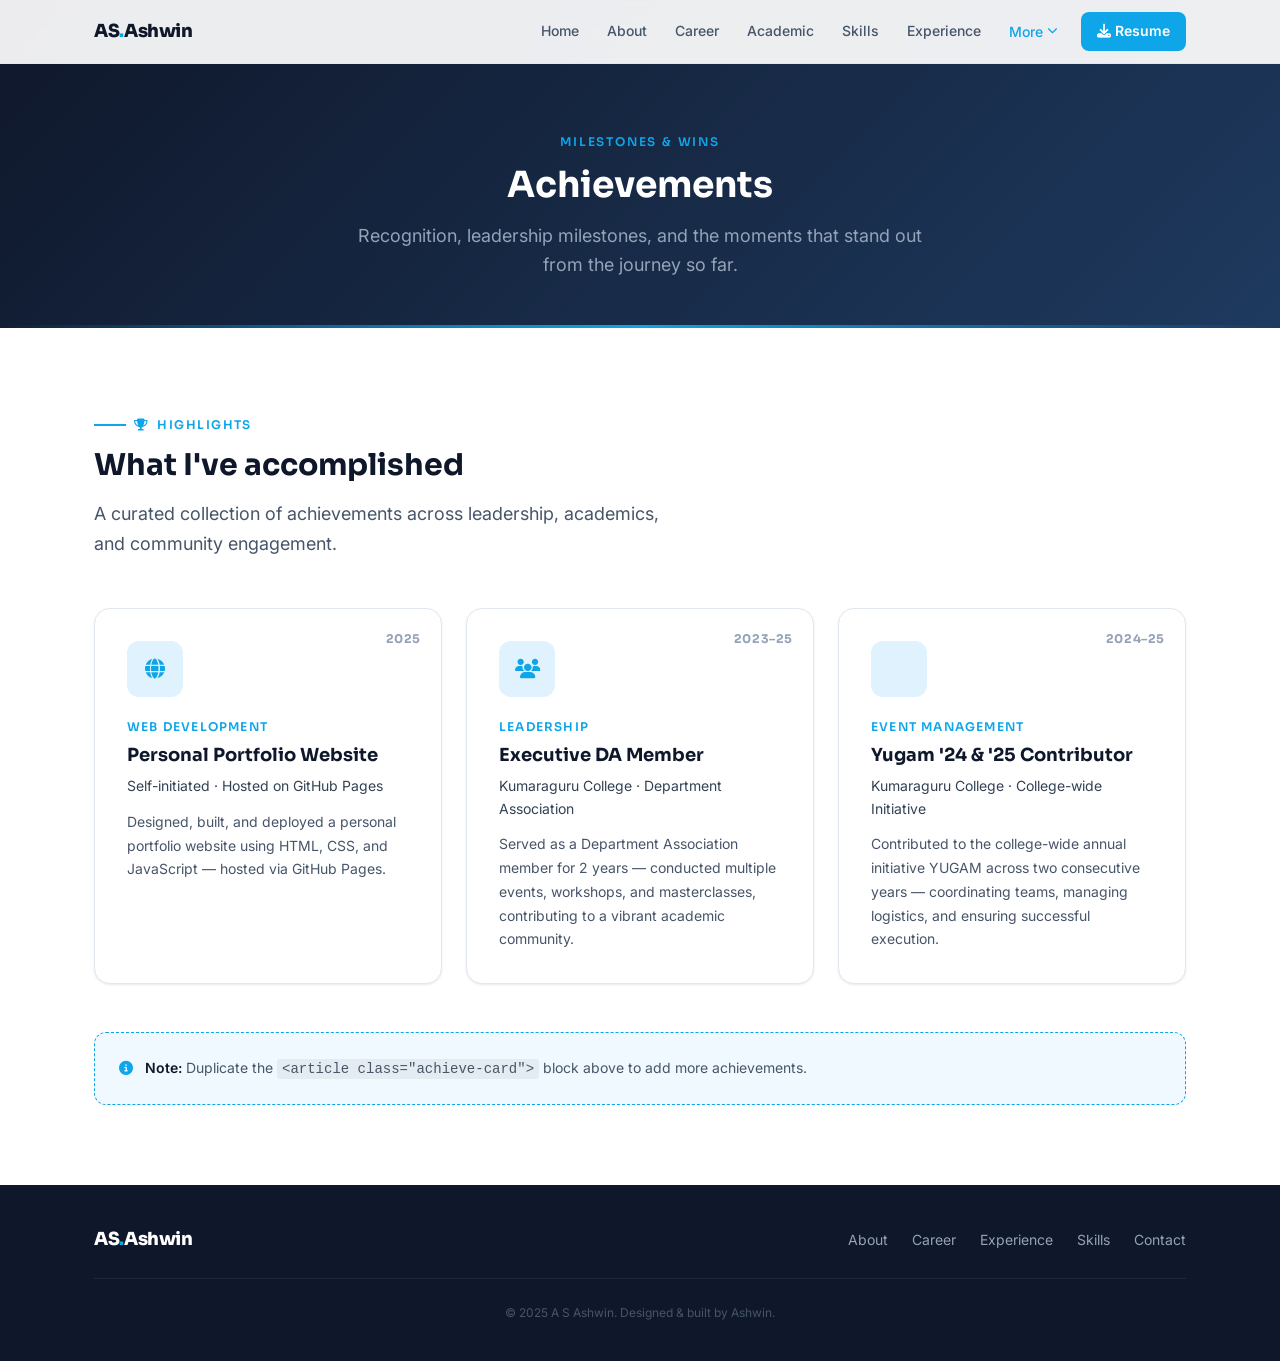
<file: achievements.html>
<!DOCTYPE html>
<html lang="en">
<head>
  <meta charset="UTF-8" />
  <meta name="viewport" content="width=device-width, initial-scale=1.0" />
  <title>Achievements | A S Ashwin</title>
  <meta name="description" content="A S Ashwin's key achievements and milestones." />
  <link rel="icon" href="favicon.ico" type="image/x-icon" />
  <link rel="stylesheet" href="https://cdnjs.cloudflare.com/ajax/libs/font-awesome/6.5.1/css/all.min.css" />
  <link rel="stylesheet" href="css/styles.css" />
  <style>
    /* ── Achievement cards with rank/number ── */
    .achieve-grid {
      display: grid;
      grid-template-columns: repeat(auto-fill, minmax(300px, 1fr));
      gap: var(--space-6);
    }

    .achieve-card {
      background: var(--white);
      border: 1px solid var(--slate-200);
      border-radius: var(--radius-xl);
      padding: var(--space-8);
      box-shadow: var(--shadow-sm);
      transition: all var(--transition);
      position: relative;
      overflow: hidden;
    }

    .achieve-card::before {
      content: '';
      position: absolute;
      top: 0; left: 0; right: 0;
      height: 3px;
      background: linear-gradient(90deg, var(--accent), var(--accent-dark));
      transform: scaleX(0);
      transform-origin: left;
      transition: transform var(--transition);
    }

    .achieve-card:hover::before { transform: scaleX(1); }

    .achieve-card:hover {
      transform: translateY(-4px);
      box-shadow: var(--shadow-xl);
      border-color: var(--slate-300);
    }

    .achieve-icon {
      width: 3.5rem;
      height: 3.5rem;
      background: var(--accent-light);
      border-radius: var(--radius-lg);
      display: flex;
      align-items: center;
      justify-content: center;
      font-size: var(--text-xl);
      color: var(--accent);
      margin-bottom: var(--space-5);
    }

    .achieve-category {
      font-size: var(--text-xs);
      font-weight: 600;
      letter-spacing: 0.1em;
      text-transform: uppercase;
      color: var(--accent);
      font-family: var(--font-display);
      margin-bottom: var(--space-2);
    }

    .achieve-title {
      font-family: var(--font-display);
      font-size: var(--text-lg);
      font-weight: 700;
      color: var(--slate-900);
      margin-bottom: var(--space-2);
      line-height: 1.3;
    }

    .achieve-org {
      font-size: var(--text-sm);
      color: var(--slate-500);
      margin-bottom: var(--space-3);
    }

    .achieve-desc {
      font-size: var(--text-sm);
      color: var(--slate-600);
      line-height: 1.7;
      margin-bottom: 0;
    }

    .achieve-year {
      position: absolute;
      top: var(--space-5);
      right: var(--space-5);
      font-family: var(--font-display);
      font-size: var(--text-xs);
      font-weight: 700;
      color: var(--slate-400);
      letter-spacing: 0.05em;
    }
  </style>
</head>
<body>
    <nav class="navbar" role="navigation" aria-label="Main navigation">
    <div class="container">
      <a href="index.html" class="nav-brand">AS<span>.</span>Ashwin</a>
      <button class="nav-toggle" id="navToggle" aria-label="Toggle menu" aria-expanded="false">
        <i class="fas fa-bars"></i>
      </button>
      <ul class="nav-links" id="navLinks" role="list">
        <li><a href="index.html">Home</a></li>
        <li><a href="about.html">About</a></li>
        <li><a href="career.html">Career</a></li>
        <li><a href="academic-journey.html">Academic</a></li>
        <li><a href="skills.html">Skills</a></li>
        <li><a href="experience.html">Experience</a></li>
        <li class="nav-dropdown" id="navDropdown">
          <button class="nav-dropdown-toggle" id="navDropdownToggle" aria-haspopup="true" aria-expanded="false">
            More <i class="fas fa-chevron-down"></i>
          </button>
          <div class="nav-dropdown-menu" role="menu">
            <a href="achievements.html" role="menuitem"><i class="fas fa-trophy"></i> Achievements</a>
            <a href="participation.html" role="menuitem"><i class="fas fa-certificate"></i> Participation</a>
            <a href="courses.html" role="menuitem"><i class="fas fa-book-open"></i> Courses</a>
            <a href="publications.html" role="menuitem"><i class="fas fa-scroll"></i> Publications</a>
            <a href="personality.html" role="menuitem"><i class="fas fa-brain"></i> Personality</a>
            <div class="nav-dropdown-divider"></div>
            <a href="contact.html" role="menuitem"><i class="fas fa-paper-plane"></i> Contact</a>
          </div>
        </li>
        <li><a href="26PGDMBFS13_Ashwin A S_IMI Delhi.pdf" class="nav-resume" target="_blank"><i class="fas fa-download"></i> Resume</a></li>
      </ul>
    </div>
  </nav>

  <header class="page-header">
    <div class="container">
      <span class="eyebrow">Milestones &amp; Wins</span>
      <h1>Achievements</h1>
      <p>Recognition, leadership milestones, and the moments that stand out from the journey so far.</p>
    </div>
  </header>

  <main>
    <section class="section">
      <div class="container">
        <p class="section-label reveal"><i class="fas fa-trophy"></i> Highlights</p>
        <h2 class="section-heading reveal">What I've accomplished</h2>
        <p class="section-subheading reveal">
          A curated collection of achievements across leadership, academics, and community engagement.
        </p>

        <div class="achieve-grid">

          <!-- Portfolio Website -->
          <article class="achieve-card reveal">
            <span class="achieve-year">2025</span>
            <div class="achieve-icon"><i class="fas fa-globe" aria-hidden="true"></i></div>
            <p class="achieve-category">Web Development</p>
            <h3 class="achieve-title">Personal Portfolio Website</h3>
            <p class="achieve-org">Self-initiated · Hosted on GitHub Pages</p>
            <p class="achieve-desc">Designed, built, and deployed a personal portfolio website using HTML, CSS, and JavaScript — hosted via GitHub Pages.</p>
          </article>

          <!-- DA Member -->
          <article class="achieve-card reveal">
            <span class="achieve-year">2023–25</span>
            <div class="achieve-icon"><i class="fas fa-users" aria-hidden="true"></i></div>
            <p class="achieve-category">Leadership</p>
            <h3 class="achieve-title">Executive DA Member</h3>
            <p class="achieve-org">Kumaraguru College · Department Association</p>
            <p class="achieve-desc">Served as a Department Association member for 2 years — conducted multiple events, workshops, and masterclasses, contributing to a vibrant academic community.</p>
          </article>

          <!-- Yugam -->
          <article class="achieve-card reveal">
            <span class="achieve-year">2024–25</span>
            <div class="achieve-icon"><i class="fas fa-calendar-star" aria-hidden="true"></i></div>
            <p class="achieve-category">Event Management</p>
            <h3 class="achieve-title">Yugam '24 &amp; '25 Contributor</h3>
            <p class="achieve-org">Kumaraguru College · College-wide Initiative</p>
            <p class="achieve-desc">Contributed to the college-wide annual initiative YUGAM across two consecutive years — coordinating teams, managing logistics, and ensuring successful execution.</p>
          </article>

          <!-- ADD MORE ACHIEVEMENT CARDS HERE -->
          <!-- TEMPLATE:
          <article class="achieve-card reveal">
            <span class="achieve-year">YEAR</span>
            <div class="achieve-icon"><i class="fas fa-ICON" aria-hidden="true"></i></div>
            <p class="achieve-category">CATEGORY</p>
            <h3 class="achieve-title">Achievement Title</h3>
            <p class="achieve-org">Organisation · Context</p>
            <p class="achieve-desc">Description of the achievement and its significance.</p>
          </article>
          -->

        </div>

        <div style="margin-top: var(--space-12); padding: var(--space-6); background: var(--accent-pale); border-radius: var(--radius-lg); border: 1px dashed var(--accent); color: var(--slate-600); font-size: var(--text-sm);" class="reveal">
          <i class="fas fa-info-circle" style="color:var(--accent); margin-right:0.5rem;"></i>
          <strong>Note:</strong> Duplicate the <code style="background:rgba(0,0,0,0.05); padding:2px 5px; border-radius:3px;">&lt;article class="achieve-card"&gt;</code> block above to add more achievements.
        </div>

      </div>
    </section>
  </main>

    <footer class="footer" role="contentinfo">
    <div class="container">
      <div class="footer-inner">
        <a href="index.html" class="footer-brand">AS<span>.</span>Ashwin</a>
        <nav class="footer-links" aria-label="Footer navigation">
          <a href="about.html">About</a>
          <a href="career.html">Career</a>
          <a href="experience.html">Experience</a>
          <a href="skills.html">Skills</a>
          <a href="contact.html">Contact</a>
        </nav>
      </div>
      <p class="footer-copy">&copy; 2025 A S Ashwin. Designed &amp; built by Ashwin.</p>
    </div>
  </footer>

  
  <button class="scroll-top-btn" id="scrollTopBtn" aria-label="Back to top"><i class="fas fa-chevron-up"></i></button>
  <script>
    const navToggle = document.getElementById('navToggle');
    const navLinks  = document.getElementById('navLinks');
    const navDropdown = document.getElementById('navDropdown');
    const navDropdownToggle = document.getElementById('navDropdownToggle');

    navToggle.addEventListener('click', () => {
      const open = navLinks.classList.toggle('open');
      navToggle.setAttribute('aria-expanded', open);
      navToggle.querySelector('i').className = open ? 'fas fa-times' : 'fas fa-bars';
    });

    navDropdownToggle.addEventListener('click', (e) => {
      e.stopPropagation();
      const open = navDropdown.classList.toggle('open');
      navDropdownToggle.setAttribute('aria-expanded', open);
    });

    document.addEventListener('click', (e) => {
      if (!navDropdown.contains(e.target)) navDropdown.classList.remove('open');
    });

    const page = window.location.pathname.split('/').pop() || 'index.html';
    document.querySelectorAll('.nav-links a, .nav-dropdown-menu a').forEach(a => {
      if (a.getAttribute('href') === page) {
        a.classList.add('active');
        const dd = a.closest('.nav-dropdown');
        if (dd) dd.querySelector('.nav-dropdown-toggle').style.color = 'var(--accent)';
      }
    });

    const scrollBtn = document.getElementById('scrollTopBtn');
    if (scrollBtn) {
      window.addEventListener('scroll', () => scrollBtn.classList.toggle('visible', window.scrollY > 400));
      scrollBtn.addEventListener('click', () => window.scrollTo({ top: 0, behavior: 'smooth' }));
    }

    const obs = new IntersectionObserver(es => es.forEach(e => { if(e.isIntersecting) e.target.classList.add('visible'); }), {threshold:0.1});
    document.querySelectorAll('.reveal').forEach(el => obs.observe(el));
  </script>
</body>
</html>
</file>
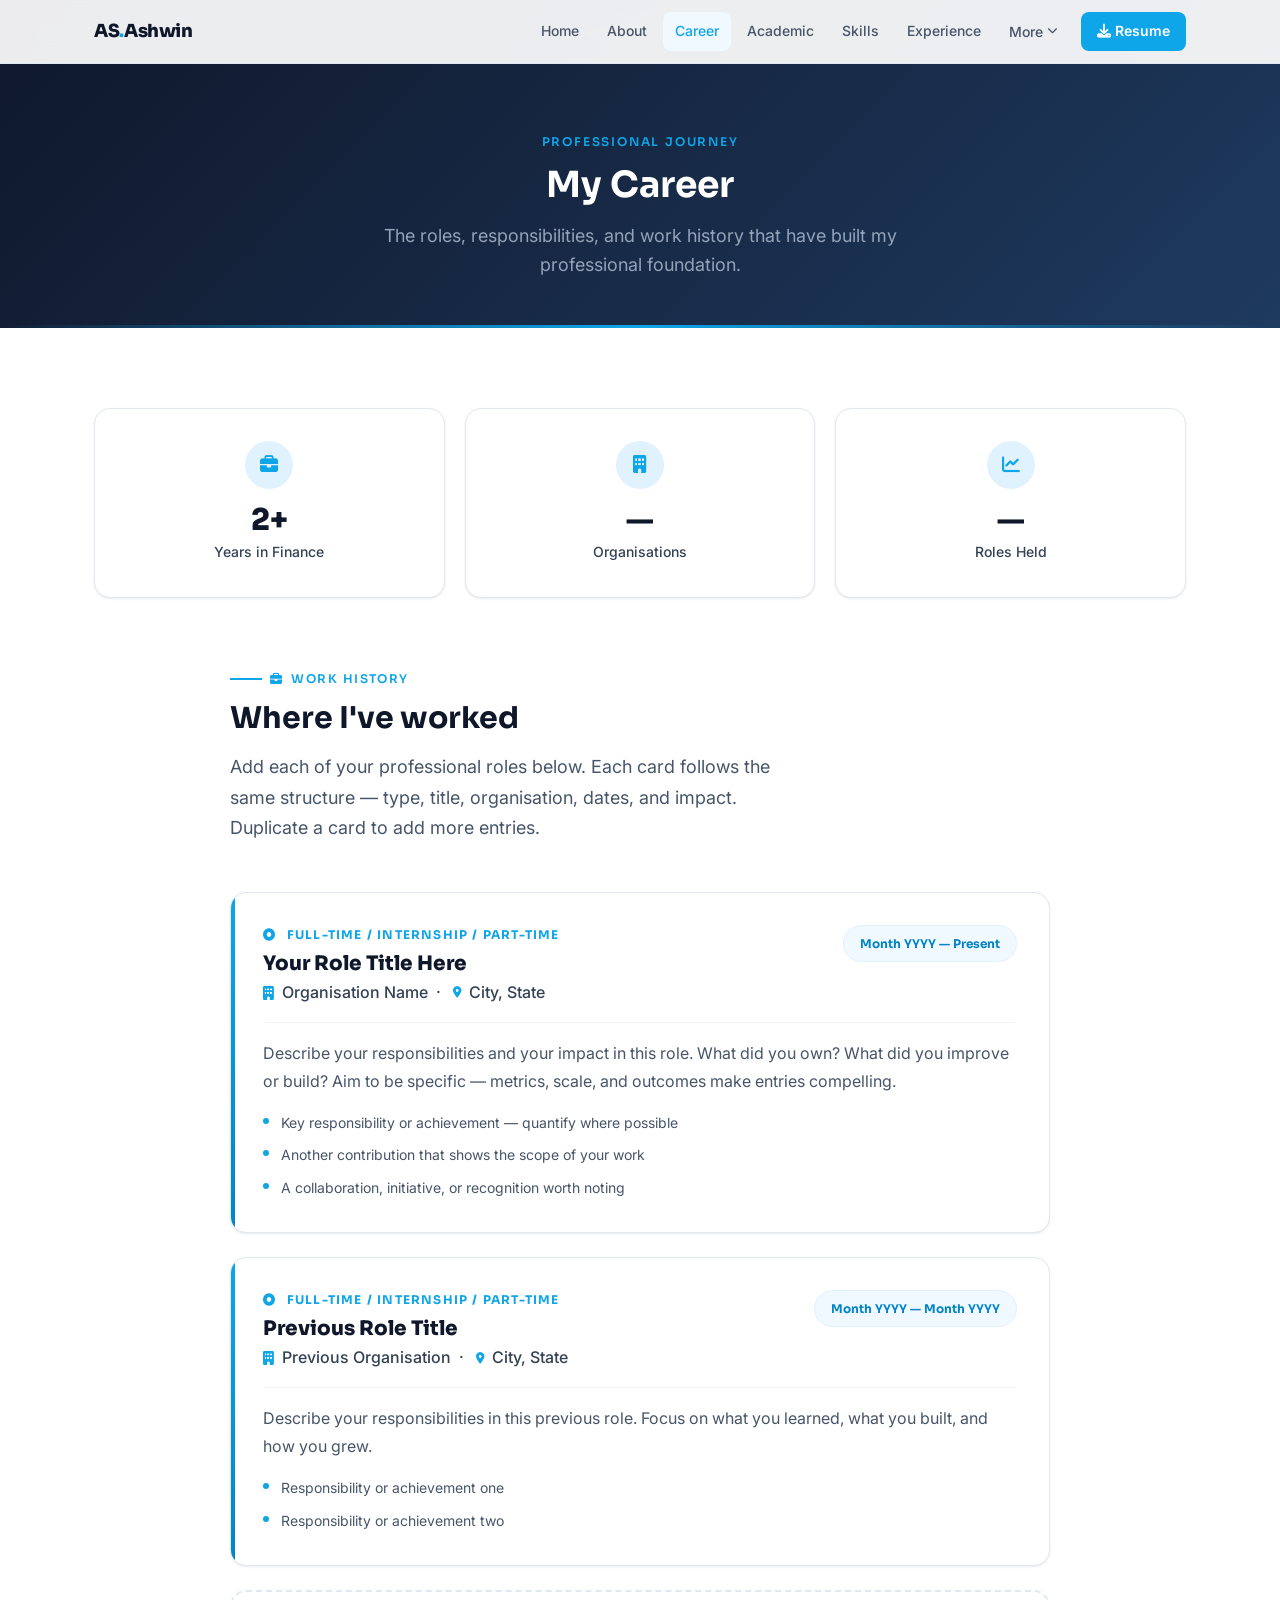
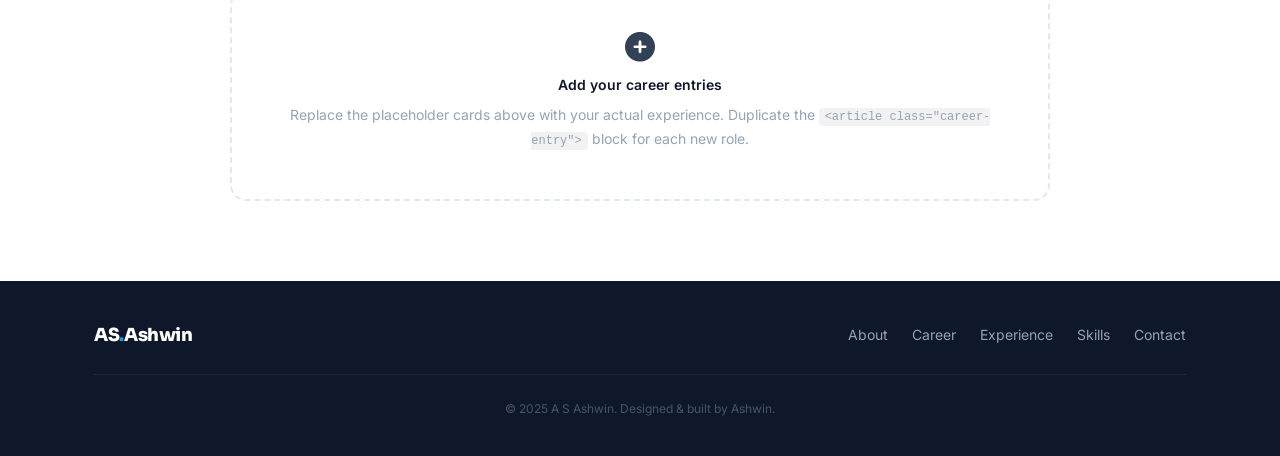
<file: career.html>
<!DOCTYPE html>
<html lang="en">
<head>
  <meta charset="UTF-8" />
  <meta name="viewport" content="width=device-width, initial-scale=1.0" />
  <title>Career | A S Ashwin</title>
  <meta name="description" content="A S Ashwin's professional career journey and work history." />
  <link rel="icon" href="favicon.ico" type="image/x-icon" />
  <link rel="stylesheet" href="https://cdnjs.cloudflare.com/ajax/libs/font-awesome/6.5.1/css/all.min.css" />
  <link rel="stylesheet" href="css/styles.css" />
  <style>
    /* ── Career-page extras ── */
    .career-intro-grid {
      display: grid;
      grid-template-columns: 1fr 1fr 1fr;
      gap: var(--space-5);
      margin-bottom: var(--space-16);
    }

    .career-stat-card {
      background: var(--white);
      border: 1px solid var(--slate-200);
      border-radius: var(--radius-xl);
      padding: var(--space-8);
      text-align: center;
      box-shadow: var(--shadow-sm);
      transition: all var(--transition);
    }

    .career-stat-card:hover {
      box-shadow: var(--shadow-lg);
      transform: translateY(-2px);
      border-color: var(--accent-light);
    }

    .career-stat-icon {
      width: 3rem;
      height: 3rem;
      background: var(--accent-light);
      border-radius: var(--radius-full);
      display: flex;
      align-items: center;
      justify-content: center;
      margin: 0 auto var(--space-4);
      color: var(--accent);
      font-size: var(--text-lg);
    }

    .career-stat-num {
      font-family: var(--font-display);
      font-size: var(--text-3xl);
      font-weight: 800;
      color: var(--slate-900);
      line-height: 1;
      display: block;
      margin-bottom: var(--space-1);
    }

    .career-stat-label {
      font-size: var(--text-sm);
      color: var(--slate-500);
      font-weight: 500;
    }

    /* ── Timeline card style (richer than default) ── */
    .career-entry {
      background: var(--white);
      border: 1px solid var(--slate-200);
      border-radius: var(--radius-xl);
      padding: var(--space-8);
      margin-bottom: var(--space-6);
      box-shadow: var(--shadow-sm);
      transition: all var(--transition);
      position: relative;
      overflow: hidden;
    }

    .career-entry::before {
      content: "";
      position: absolute;
      left: 0; top: 0; bottom: 0;
      width: 4px;
      background: linear-gradient(180deg, var(--accent), var(--accent-dark));
      border-radius: var(--radius-full) 0 0 var(--radius-full);
    }

    .career-entry:hover {
      box-shadow: var(--shadow-xl);
      transform: translateX(4px);
      border-color: var(--accent-light);
    }

    .career-entry-header {
      display: flex;
      align-items: flex-start;
      justify-content: space-between;
      gap: var(--space-4);
      margin-bottom: var(--space-4);
      flex-wrap: wrap;
    }

    .career-entry-meta {
      flex: 1;
      min-width: 0;
    }

    .career-entry-type {
      font-size: var(--text-xs);
      font-weight: 700;
      letter-spacing: 0.1em;
      text-transform: uppercase;
      color: var(--accent);
      font-family: var(--font-display);
      margin-bottom: var(--space-2);
    }

    .career-entry-title {
      font-family: var(--font-display);
      font-size: var(--text-xl);
      font-weight: 800;
      color: var(--slate-900);
      margin-bottom: var(--space-1);
      line-height: 1.2;
    }

    .career-entry-org {
      font-size: var(--text-base);
      color: var(--slate-500);
      font-weight: 500;
      display: flex;
      align-items: center;
      gap: var(--space-2);
      flex-wrap: wrap;
    }

    .career-entry-org i { color: var(--accent); font-size: var(--text-sm); }

    .career-entry-date {
      flex-shrink: 0;
      background: var(--accent-pale);
      border: 1px solid var(--accent-light);
      border-radius: var(--radius-full);
      padding: var(--space-2) var(--space-4);
      font-size: var(--text-xs);
      font-weight: 700;
      font-family: var(--font-display);
      color: var(--accent-dark);
      white-space: nowrap;
    }

    .career-entry-body {
      font-size: var(--text-base);
      color: var(--slate-600);
      line-height: 1.75;
      margin-top: var(--space-4);
      padding-top: var(--space-4);
      border-top: 1px solid var(--slate-100);
    }

    .career-entry-body ul {
      list-style: none;
      margin-top: var(--space-3);
      display: flex;
      flex-direction: column;
      gap: var(--space-2);
    }

    .career-entry-body ul li {
      display: flex;
      align-items: flex-start;
      gap: var(--space-3);
      font-size: var(--text-sm);
    }

    .career-entry-body ul li::before {
      content: "";
      width: 6px;
      height: 6px;
      background: var(--accent);
      border-radius: 50%;
      flex-shrink: 0;
      margin-top: 0.45rem;
    }

    /* ── Add-entry CTA ── */
    .add-entry-cta {
      border: 2px dashed var(--slate-200);
      border-radius: var(--radius-xl);
      padding: var(--space-10);
      text-align: center;
      transition: all var(--transition);
      margin-top: var(--space-6);
    }

    .add-entry-cta:hover {
      border-color: var(--accent);
      background: var(--accent-pale);
    }

    .add-entry-cta i {
      font-size: var(--text-3xl);
      color: var(--slate-300);
      display: block;
      margin-bottom: var(--space-3);
    }

    .add-entry-cta p {
      color: var(--slate-400);
      font-size: var(--text-sm);
      margin-bottom: var(--space-2);
    }

    .add-entry-cta code {
      background: rgba(0,0,0,0.05);
      padding: 2px 6px;
      border-radius: 4px;
      font-size: var(--text-xs);
    }

    @media (max-width: 768px) {
      .career-intro-grid { grid-template-columns: 1fr; }
      .career-entry-header { flex-direction: column; }
      .career-entry-date { align-self: flex-start; }
    }
  </style>
</head>
<body>

  <nav class="navbar" role="navigation" aria-label="Main navigation">
    <div class="container">
      <a href="index.html" class="nav-brand">AS<span>.</span>Ashwin</a>
      <button class="nav-toggle" id="navToggle" aria-label="Toggle menu" aria-expanded="false">
        <i class="fas fa-bars"></i>
      </button>
      <ul class="nav-links" id="navLinks" role="list">
        <li><a href="index.html">Home</a></li>
        <li><a href="about.html">About</a></li>
        <li><a href="career.html">Career</a></li>
        <li><a href="academic-journey.html">Academic</a></li>
        <li><a href="skills.html">Skills</a></li>
        <li><a href="experience.html">Experience</a></li>
        <li class="nav-dropdown" id="navDropdown">
          <button class="nav-dropdown-toggle" id="navDropdownToggle" aria-haspopup="true" aria-expanded="false">
            More <i class="fas fa-chevron-down"></i>
          </button>
          <div class="nav-dropdown-menu" role="menu">
            <a href="achievements.html" role="menuitem"><i class="fas fa-trophy"></i> Achievements</a>
            <a href="participation.html" role="menuitem"><i class="fas fa-certificate"></i> Participation</a>
            <a href="courses.html" role="menuitem"><i class="fas fa-book-open"></i> Courses</a>
            <a href="publications.html" role="menuitem"><i class="fas fa-scroll"></i> Publications</a>
            <a href="personality.html" role="menuitem"><i class="fas fa-brain"></i> Personality</a>
            <div class="nav-dropdown-divider"></div>
            <a href="contact.html" role="menuitem"><i class="fas fa-paper-plane"></i> Contact</a>
          </div>
        </li>
        <li><a href="26PGDMBFS13_Ashwin A S_IMI Delhi.pdf" class="nav-resume" target="_blank"><i class="fas fa-download"></i> Resume</a></li>
      </ul>
    </div>
  </nav>

  <header class="page-header">
    <div class="container">
      <span class="eyebrow">Professional Journey</span>
      <h1>My Career</h1>
      <p>The roles, responsibilities, and work history that have built my professional foundation.</p>
    </div>
  </header>

  <main>
    <section class="section">
      <div class="container">

        <!-- ── Summary stats ── -->
        <div class="career-intro-grid">
          <div class="career-stat-card reveal">
            <div class="career-stat-icon"><i class="fas fa-briefcase"></i></div>
            <span class="career-stat-num">2+</span>
            <span class="career-stat-label">Years in Finance</span>
          </div>
          <div class="career-stat-card reveal">
            <div class="career-stat-icon"><i class="fas fa-building"></i></div>
            <span class="career-stat-num">—</span>
            <span class="career-stat-label">Organisations</span>
          </div>
          <div class="career-stat-card reveal">
            <div class="career-stat-icon"><i class="fas fa-chart-line"></i></div>
            <span class="career-stat-num">—</span>
            <span class="career-stat-label">Roles Held</span>
          </div>
        </div>

        <div style="max-width: 820px; margin-inline: auto;">
          <p class="section-label reveal"><i class="fas fa-briefcase"></i> Work History</p>
          <h2 class="section-heading reveal">Where I've worked</h2>
          <p class="section-subheading reveal">
            Add each of your professional roles below. Each card follows the same structure — type, title, organisation, dates, and impact. Duplicate a card to add more entries.
          </p>

          <!-- ════════════════════════════════════════
               CAREER ENTRY — duplicate to add more
               ════════════════════════════════════════ -->
          <article class="career-entry reveal">
            <div class="career-entry-header">
              <div class="career-entry-meta">
                <p class="career-entry-type"><i class="fas fa-circle-dot" style="margin-right:0.4rem;"></i> Full-time / Internship / Part-time</p>
                <h3 class="career-entry-title">Your Role Title Here</h3>
                <p class="career-entry-org">
                  <i class="fas fa-building"></i>
                  Organisation Name &nbsp;·&nbsp;
                  <i class="fas fa-location-dot" style="font-size:0.7rem;"></i> City, State
                </p>
              </div>
              <span class="career-entry-date">Month YYYY — Present</span>
            </div>
            <div class="career-entry-body">
              <p>
                Describe your responsibilities and your impact in this role. What did you own? What did you improve or build? Aim to be specific — metrics, scale, and outcomes make entries compelling.
              </p>
              <ul>
                <li>Key responsibility or achievement — quantify where possible</li>
                <li>Another contribution that shows the scope of your work</li>
                <li>A collaboration, initiative, or recognition worth noting</li>
              </ul>
            </div>
          </article>

          <!-- ════ SECOND ENTRY TEMPLATE ════ -->
          <article class="career-entry reveal">
            <div class="career-entry-header">
              <div class="career-entry-meta">
                <p class="career-entry-type"><i class="fas fa-circle-dot" style="margin-right:0.4rem;"></i> Full-time / Internship / Part-time</p>
                <h3 class="career-entry-title">Previous Role Title</h3>
                <p class="career-entry-org">
                  <i class="fas fa-building"></i>
                  Previous Organisation &nbsp;·&nbsp;
                  <i class="fas fa-location-dot" style="font-size:0.7rem;"></i> City, State
                </p>
              </div>
              <span class="career-entry-date">Month YYYY — Month YYYY</span>
            </div>
            <div class="career-entry-body">
              <p>
                Describe your responsibilities in this previous role. Focus on what you learned, what you built, and how you grew.
              </p>
              <ul>
                <li>Responsibility or achievement one</li>
                <li>Responsibility or achievement two</li>
              </ul>
            </div>
          </article>

          <!-- ── Add more entries CTA ── -->
          <div class="add-entry-cta reveal">
            <i class="fas fa-plus-circle"></i>
            <p><strong>Add your career entries</strong></p>
            <p>Replace the placeholder cards above with your actual experience. Duplicate the <code>&lt;article class="career-entry"&gt;</code> block for each new role.</p>
          </div>

        </div>
      </div>
    </section>
  </main>

  <footer class="footer" role="contentinfo">
    <div class="container">
      <div class="footer-inner">
        <a href="index.html" class="footer-brand">AS<span>.</span>Ashwin</a>
        <nav class="footer-links" aria-label="Footer navigation">
          <a href="about.html">About</a>
          <a href="career.html">Career</a>
          <a href="experience.html">Experience</a>
          <a href="skills.html">Skills</a>
          <a href="contact.html">Contact</a>
        </nav>
      </div>
      <p class="footer-copy">&copy; 2025 A S Ashwin. Designed &amp; built by Ashwin.</p>
    </div>
  </footer>

  <button class="scroll-top-btn" id="scrollTopBtn" aria-label="Back to top"><i class="fas fa-chevron-up"></i></button>

  <script>
    const navToggle = document.getElementById('navToggle');
    const navLinks  = document.getElementById('navLinks');
    const navDropdown = document.getElementById('navDropdown');
    const navDropdownToggle = document.getElementById('navDropdownToggle');

    navToggle.addEventListener('click', () => {
      const open = navLinks.classList.toggle('open');
      navToggle.setAttribute('aria-expanded', open);
      navToggle.querySelector('i').className = open ? 'fas fa-times' : 'fas fa-bars';
    });

    navDropdownToggle.addEventListener('click', (e) => {
      e.stopPropagation();
      const open = navDropdown.classList.toggle('open');
      navDropdownToggle.setAttribute('aria-expanded', open);
    });

    document.addEventListener('click', (e) => {
      if (!navDropdown.contains(e.target)) navDropdown.classList.remove('open');
    });

    const page = window.location.pathname.split('/').pop() || 'index.html';
    document.querySelectorAll('.nav-links a, .nav-dropdown-menu a').forEach(a => {
      if (a.getAttribute('href') === page) {
        a.classList.add('active');
        const dd = a.closest('.nav-dropdown');
        if (dd) dd.querySelector('.nav-dropdown-toggle').style.color = 'var(--accent)';
      }
    });

    const scrollBtn = document.getElementById('scrollTopBtn');
    if (scrollBtn) {
      window.addEventListener('scroll', () => scrollBtn.classList.toggle('visible', window.scrollY > 400));
      scrollBtn.addEventListener('click', () => window.scrollTo({ top: 0, behavior: 'smooth' }));
    }

    const obs = new IntersectionObserver(es => es.forEach(e => { if(e.isIntersecting) e.target.classList.add('visible'); }), {threshold:0.1});
    document.querySelectorAll('.reveal').forEach(el => obs.observe(el));
  </script>
</body>
</html>
</file>
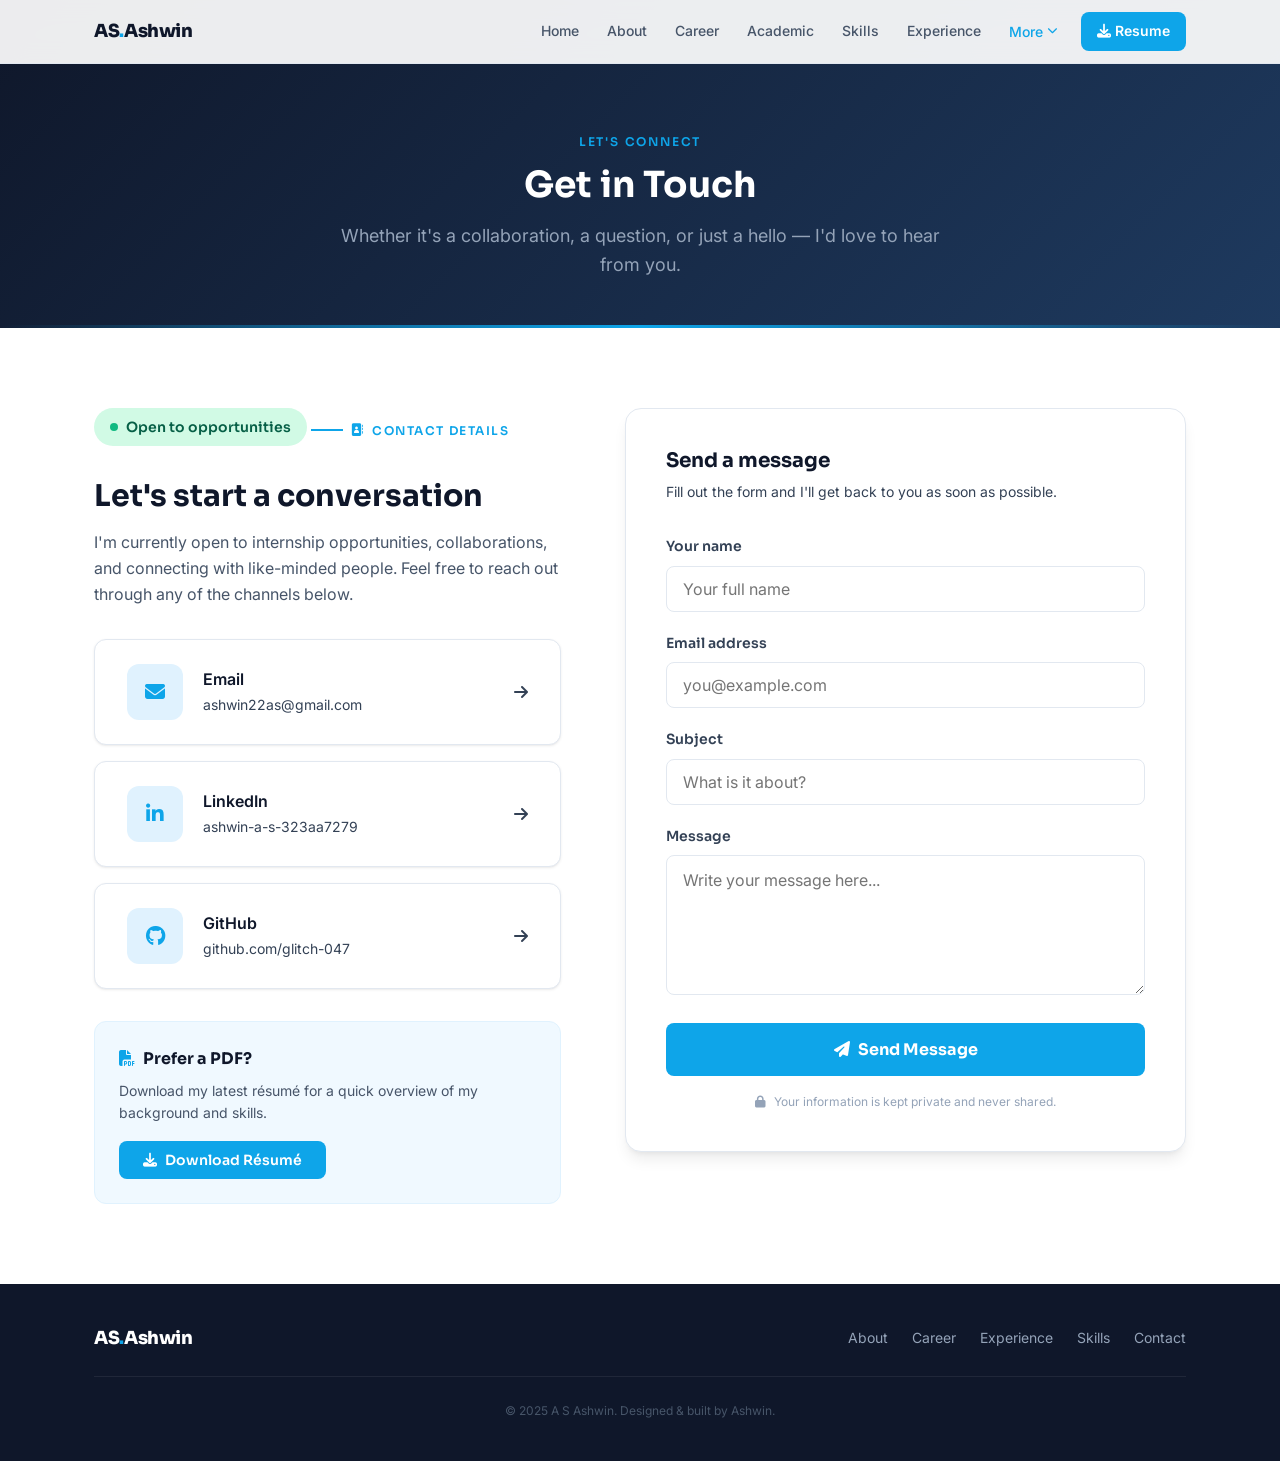
<file: contact.html>
<!DOCTYPE html>
<html lang="en">
<head>
  <meta charset="UTF-8" />
  <meta name="viewport" content="width=device-width, initial-scale=1.0" />
  <title>Contact | A S Ashwin</title>
  <meta name="description" content="Get in touch with A S Ashwin." />
  <link rel="icon" href="favicon.ico" type="image/x-icon" />
  <link rel="stylesheet" href="https://cdnjs.cloudflare.com/ajax/libs/font-awesome/6.5.1/css/all.min.css" />
  <link rel="stylesheet" href="css/styles.css" />
  <style>
    /* ── Contact layout ── */
    .contact-layout {
      display: grid;
      grid-template-columns: 1fr 1.2fr;
      gap: var(--space-16);
      align-items: start;
    }

    .contact-links-stack {
      display: flex;
      flex-direction: column;
      gap: var(--space-4);
    }

    /* ── Contact form ── */
    .contact-form-card {
      background: var(--white);
      border: 1px solid var(--slate-200);
      border-radius: var(--radius-xl);
      padding: var(--space-10);
      box-shadow: var(--shadow-lg);
    }

    .form-group {
      margin-bottom: var(--space-5);
    }

    .form-label {
      display: block;
      font-size: var(--text-sm);
      font-weight: 600;
      color: var(--slate-700);
      margin-bottom: var(--space-2);
      font-family: var(--font-display);
    }

    .form-input,
    .form-textarea {
      width: 100%;
      padding: var(--space-3) var(--space-4);
      border: 1.5px solid var(--slate-200);
      border-radius: var(--radius-md);
      font-family: var(--font-body);
      font-size: var(--text-base);
      color: var(--slate-900);
      background: var(--white);
      transition: border-color var(--transition), box-shadow var(--transition);
      outline: none;
    }

    .form-input:focus,
    .form-textarea:focus {
      border-color: var(--accent);
      box-shadow: 0 0 0 3px rgba(14,165,233,0.12);
    }

    .form-textarea {
      resize: vertical;
      min-height: 140px;
      line-height: 1.6;
    }

    .form-submit {
      width: 100%;
      padding: var(--space-4);
      background: var(--accent);
      color: var(--white);
      border: none;
      border-radius: var(--radius-md);
      font-size: var(--text-base);
      font-weight: 700;
      font-family: var(--font-display);
      cursor: pointer;
      transition: all var(--transition);
      display: flex;
      align-items: center;
      justify-content: center;
      gap: var(--space-2);
    }

    .form-submit:hover {
      background: var(--accent-dark);
      transform: translateY(-1px);
      box-shadow: 0 4px 12px rgba(14,165,233,0.35);
    }

    /* ── Availability badge ── */
    .availability {
      display: inline-flex;
      align-items: center;
      gap: var(--space-2);
      padding: var(--space-2) var(--space-4);
      background: #D1FAE5;
      color: #065F46;
      border-radius: var(--radius-full);
      font-size: var(--text-sm);
      font-weight: 600;
      font-family: var(--font-display);
      margin-bottom: var(--space-8);
    }

    .availability::before {
      content: '';
      width: 8px;
      height: 8px;
      background: #10B981;
      border-radius: 50%;
      animation: pulse 2s infinite;
    }

    @keyframes pulse {
      0%, 100% { opacity: 1; transform: scale(1); }
      50% { opacity: 0.6; transform: scale(1.2); }
    }

    @media (max-width: 768px) {
      .contact-layout { grid-template-columns: 1fr; }
    }
  </style>
</head>
<body>
    <nav class="navbar" role="navigation" aria-label="Main navigation">
    <div class="container">
      <a href="index.html" class="nav-brand">AS<span>.</span>Ashwin</a>
      <button class="nav-toggle" id="navToggle" aria-label="Toggle menu" aria-expanded="false">
        <i class="fas fa-bars"></i>
      </button>
      <ul class="nav-links" id="navLinks" role="list">
        <li><a href="index.html">Home</a></li>
        <li><a href="about.html">About</a></li>
        <li><a href="career.html">Career</a></li>
        <li><a href="academic-journey.html">Academic</a></li>
        <li><a href="skills.html">Skills</a></li>
        <li><a href="experience.html">Experience</a></li>
        <li class="nav-dropdown" id="navDropdown">
          <button class="nav-dropdown-toggle" id="navDropdownToggle" aria-haspopup="true" aria-expanded="false">
            More <i class="fas fa-chevron-down"></i>
          </button>
          <div class="nav-dropdown-menu" role="menu">
            <a href="achievements.html" role="menuitem"><i class="fas fa-trophy"></i> Achievements</a>
            <a href="participation.html" role="menuitem"><i class="fas fa-certificate"></i> Participation</a>
            <a href="courses.html" role="menuitem"><i class="fas fa-book-open"></i> Courses</a>
            <a href="publications.html" role="menuitem"><i class="fas fa-scroll"></i> Publications</a>
            <a href="personality.html" role="menuitem"><i class="fas fa-brain"></i> Personality</a>
            <div class="nav-dropdown-divider"></div>
            <a href="contact.html" role="menuitem"><i class="fas fa-paper-plane"></i> Contact</a>
          </div>
        </li>
        <li><a href="26PGDMBFS13_Ashwin A S_IMI Delhi.pdf" class="nav-resume" target="_blank"><i class="fas fa-download"></i> Resume</a></li>
      </ul>
    </div>
  </nav>

  <header class="page-header">
    <div class="container">
      <span class="eyebrow">Let's connect</span>
      <h1>Get in Touch</h1>
      <p>Whether it's a collaboration, a question, or just a hello — I'd love to hear from you.</p>
    </div>
  </header>

  <main>
    <section class="section">
      <div class="container">
        <div class="contact-layout">

          <!-- Left: Contact info -->
          <div>
            <span class="availability reveal">Open to opportunities</span>

            <p class="section-label reveal"><i class="fas fa-address-book"></i> Contact Details</p>
            <h2 class="section-heading reveal" style="margin-bottom: var(--space-4);">Let's start a conversation</h2>
            <p class="reveal" style="margin-bottom: var(--space-8); color: var(--slate-600);">
              I'm currently open to internship opportunities, collaborations, and connecting with like-minded people. Feel free to reach out through any of the channels below.
            </p>

            <div class="contact-links-stack">

              <a href="mailto:ashwin22as@gmail.com" class="contact-link-card reveal">
                <div class="contact-link-icon"><i class="fas fa-envelope" aria-hidden="true"></i></div>
                <div class="contact-link-text">
                  <strong>Email</strong>
                  <span>ashwin22as@gmail.com</span>
                </div>
                <i class="fas fa-arrow-right" style="color:var(--slate-300); margin-left:auto;"></i>
              </a>

              <a href="https://www.linkedin.com/in/ashwin-a-s-323aa7279" target="_blank" rel="noopener" class="contact-link-card reveal">
                <div class="contact-link-icon"><i class="fab fa-linkedin-in" aria-hidden="true"></i></div>
                <div class="contact-link-text">
                  <strong>LinkedIn</strong>
                  <span>ashwin-a-s-323aa7279</span>
                </div>
                <i class="fas fa-arrow-right" style="color:var(--slate-300); margin-left:auto;"></i>
              </a>

              <a href="https://github.com/glitch-047" target="_blank" rel="noopener" class="contact-link-card reveal">
                <div class="contact-link-icon"><i class="fab fa-github" aria-hidden="true"></i></div>
                <div class="contact-link-text">
                  <strong>GitHub</strong>
                  <span>github.com/glitch-047</span>
                </div>
                <i class="fas fa-arrow-right" style="color:var(--slate-300); margin-left:auto;"></i>
              </a>

              <!-- Add more contact channels here:
              <a href="#" class="contact-link-card reveal">
                <div class="contact-link-icon"><i class="fab fa-twitter" aria-hidden="true"></i></div>
                <div class="contact-link-text">
                  <strong>Twitter / X</strong>
                  <span>@yourusername</span>
                </div>
                <i class="fas fa-arrow-right" style="color:var(--slate-300); margin-left:auto;"></i>
              </a>
              -->

            </div>

            <!-- Resume CTA -->
            <div class="reveal" style="margin-top: var(--space-8); padding: var(--space-6); background: var(--accent-pale); border-radius: var(--radius-lg); border: 1px solid var(--accent-light);">
              <p style="font-family: var(--font-display); font-weight: 700; color: var(--slate-900); margin-bottom: var(--space-2);">
                <i class="fas fa-file-pdf" style="color:var(--accent); margin-right:0.5rem;"></i>Prefer a PDF?
              </p>
              <p style="font-size: var(--text-sm); color: var(--slate-600); margin-bottom: var(--space-4);">Download my latest résumé for a quick overview of my background and skills.</p>
              <a href="26PGDMBFS13_Ashwin A S_IMI Delhi.pdf" download class="btn btn-primary">
                <i class="fas fa-download"></i> Download Résumé
              </a>
            </div>
          </div>

          <!-- Right: Contact form -->
          <div class="reveal">
            <div class="contact-form-card">
              <h3 style="font-family: var(--font-display); font-size: var(--text-xl); margin-bottom: var(--space-2);">Send a message</h3>
              <p style="font-size: var(--text-sm); color: var(--slate-500); margin-bottom: var(--space-8);">
                Fill out the form and I'll get back to you as soon as possible.
              </p>

              <!-- NOTE: Replace action="#" with a form service endpoint such as -->
              <!-- Formspree (https://formspree.io) or Netlify Forms when deploying -->
              <form action="#" method="POST" id="contactForm" novalidate>
                <div class="form-group">
                  <label for="name" class="form-label">Your name</label>
                  <input type="text" id="name" name="name" class="form-input" placeholder="Your full name" required autocomplete="name" />
                </div>
                <div class="form-group">
                  <label for="email" class="form-label">Email address</label>
                  <input type="email" id="email" name="email" class="form-input" placeholder="you@example.com" required autocomplete="email" />
                </div>
                <div class="form-group">
                  <label for="subject" class="form-label">Subject</label>
                  <input type="text" id="subject" name="subject" class="form-input" placeholder="What is it about?" />
                </div>
                <div class="form-group">
                  <label for="message" class="form-label">Message</label>
                  <textarea id="message" name="message" class="form-textarea" placeholder="Write your message here..." required></textarea>
                </div>
                <button type="submit" class="form-submit">
                  <i class="fas fa-paper-plane"></i> Send Message
                </button>
              </form>

              <p style="font-size: var(--text-xs); color: var(--slate-400); margin-top: var(--space-4); text-align:center;">
                <i class="fas fa-lock" style="margin-right:0.3rem;"></i> Your information is kept private and never shared.
              </p>
            </div>
          </div>

        </div>
      </div>
    </section>
  </main>

    <footer class="footer" role="contentinfo">
    <div class="container">
      <div class="footer-inner">
        <a href="index.html" class="footer-brand">AS<span>.</span>Ashwin</a>
        <nav class="footer-links" aria-label="Footer navigation">
          <a href="about.html">About</a>
          <a href="career.html">Career</a>
          <a href="experience.html">Experience</a>
          <a href="skills.html">Skills</a>
          <a href="contact.html">Contact</a>
        </nav>
      </div>
      <p class="footer-copy">&copy; 2025 A S Ashwin. Designed &amp; built by Ashwin.</p>
    </div>
  </footer>

  
  <button class="scroll-top-btn" id="scrollTopBtn" aria-label="Back to top"><i class="fas fa-chevron-up"></i></button>
  <script>
    const navToggle = document.getElementById('navToggle');
    const navLinks  = document.getElementById('navLinks');
    const navDropdown = document.getElementById('navDropdown');
    const navDropdownToggle = document.getElementById('navDropdownToggle');

    navToggle.addEventListener('click', () => {
      const open = navLinks.classList.toggle('open');
      navToggle.setAttribute('aria-expanded', open);
      navToggle.querySelector('i').className = open ? 'fas fa-times' : 'fas fa-bars';
    });

    navDropdownToggle.addEventListener('click', (e) => {
      e.stopPropagation();
      const open = navDropdown.classList.toggle('open');
      navDropdownToggle.setAttribute('aria-expanded', open);
    });

    document.addEventListener('click', (e) => {
      if (!navDropdown.contains(e.target)) navDropdown.classList.remove('open');
    });

    const page = window.location.pathname.split('/').pop() || 'index.html';
    document.querySelectorAll('.nav-links a, .nav-dropdown-menu a').forEach(a => {
      if (a.getAttribute('href') === page) {
        a.classList.add('active');
        const dd = a.closest('.nav-dropdown');
        if (dd) dd.querySelector('.nav-dropdown-toggle').style.color = 'var(--accent)';
      }
    });

    const scrollBtn = document.getElementById('scrollTopBtn');
    if (scrollBtn) {
      window.addEventListener('scroll', () => scrollBtn.classList.toggle('visible', window.scrollY > 400));
      scrollBtn.addEventListener('click', () => window.scrollTo({ top: 0, behavior: 'smooth' }));
    }

    const obs = new IntersectionObserver(es => es.forEach(e => { if(e.isIntersecting) e.target.classList.add('visible'); }), {threshold:0.1});
    document.querySelectorAll('.reveal').forEach(el => obs.observe(el));
  </script>
</body>
</html>
</file>
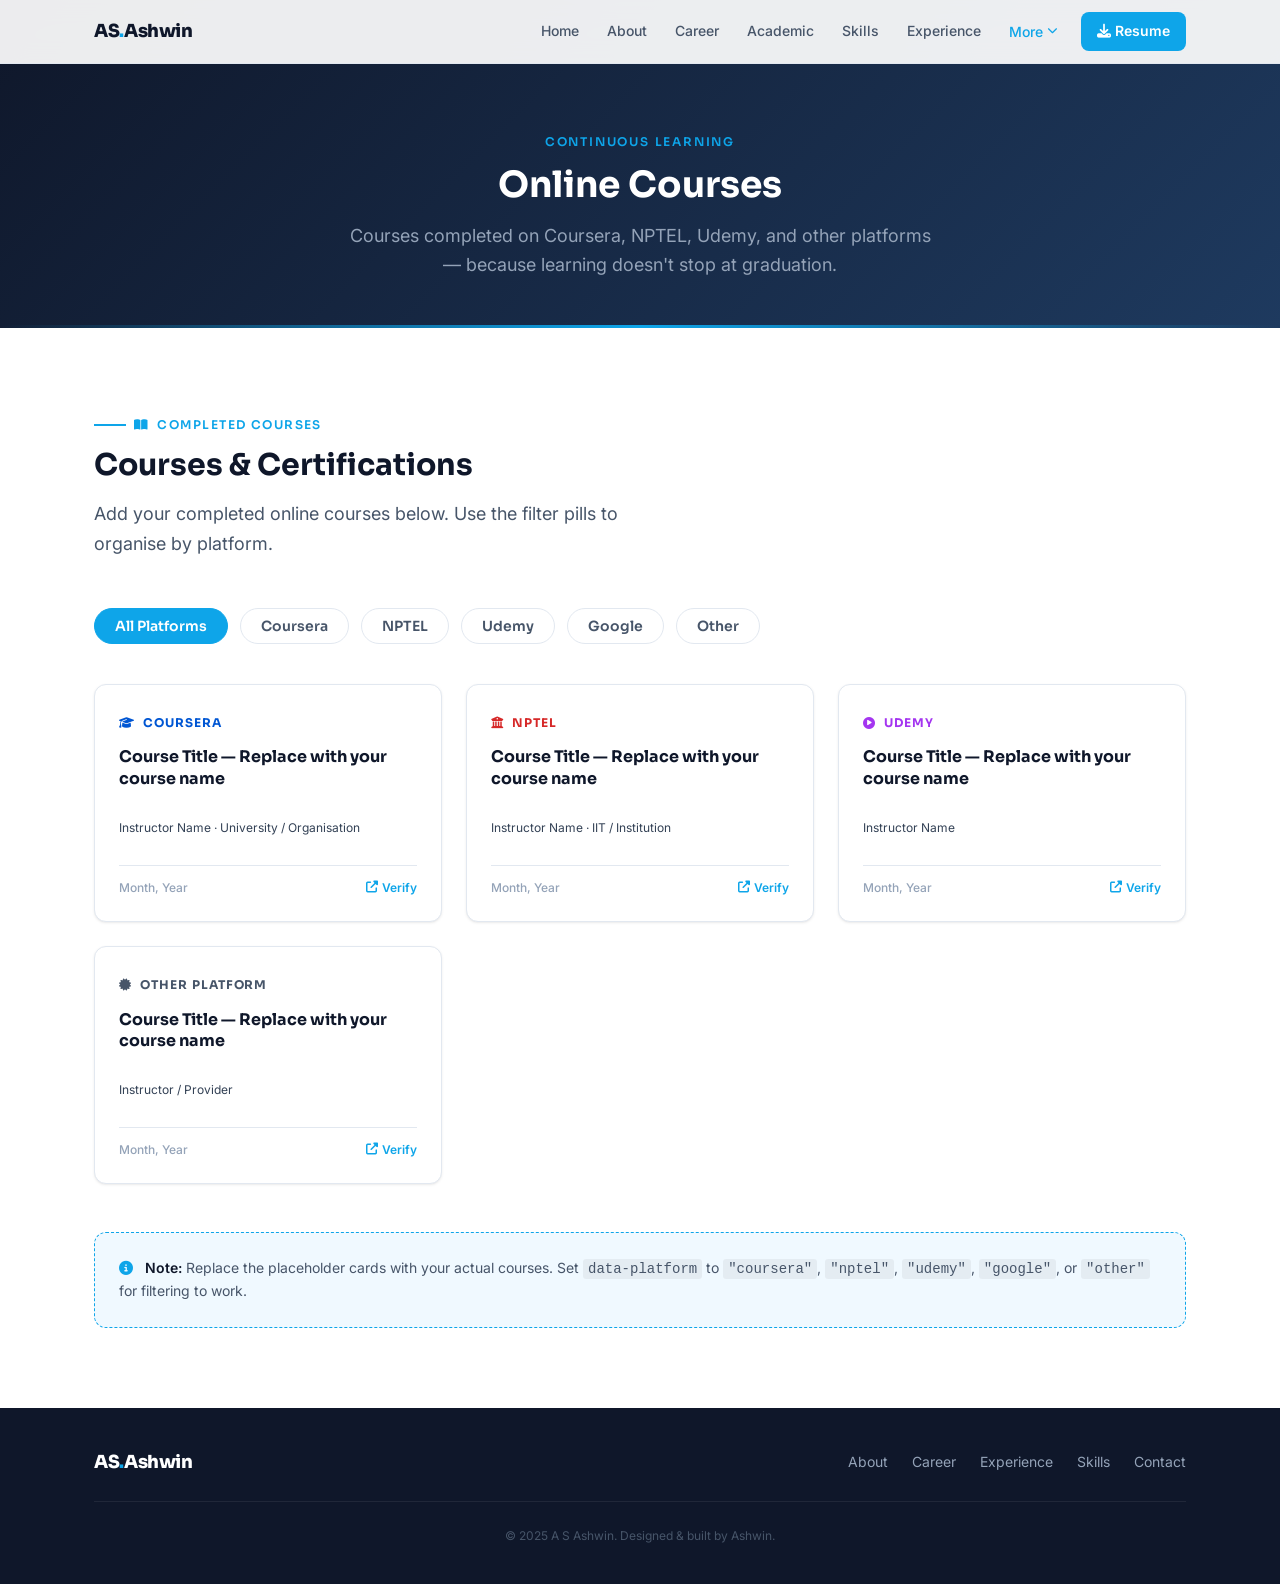
<file: courses.html>
<!DOCTYPE html>
<html lang="en">
<head>
  <meta charset="UTF-8" />
  <meta name="viewport" content="width=device-width, initial-scale=1.0" />
  <title>Courses | A S Ashwin</title>
  <meta name="description" content="Online courses completed by A S Ashwin on Coursera, NPTEL, and other platforms." />
  <link rel="icon" href="favicon.ico" type="image/x-icon" />
  <link rel="stylesheet" href="https://cdnjs.cloudflare.com/ajax/libs/font-awesome/6.5.1/css/all.min.css" />
  <link rel="stylesheet" href="css/styles.css" />
  <style>
    /* ── Platform filter pills ── */
    .filter-row {
      display: flex;
      flex-wrap: wrap;
      gap: var(--space-3);
      margin-bottom: var(--space-10);
    }

    .filter-pill {
      padding: var(--space-2) var(--space-5);
      border-radius: var(--radius-full);
      font-size: var(--text-sm);
      font-weight: 600;
      font-family: var(--font-display);
      border: 1.5px solid var(--slate-200);
      background: var(--white);
      color: var(--slate-600);
      cursor: pointer;
      transition: all var(--transition);
    }

    .filter-pill:hover,
    .filter-pill.active {
      background: var(--accent);
      border-color: var(--accent);
      color: var(--white);
    }

    /* ── Course card ── */
    .course-grid {
      display: grid;
      grid-template-columns: repeat(auto-fill, minmax(280px, 1fr));
      gap: var(--space-6);
    }

    .course-card {
      background: var(--white);
      border: 1px solid var(--slate-200);
      border-radius: var(--radius-lg);
      padding: var(--space-6);
      box-shadow: var(--shadow-sm);
      transition: all var(--transition);
      display: flex;
      flex-direction: column;
      gap: var(--space-3);
    }

    .course-card:hover {
      transform: translateY(-3px);
      box-shadow: var(--shadow-xl);
      border-color: var(--accent);
    }

    .course-platform {
      display: inline-flex;
      align-items: center;
      gap: var(--space-2);
      font-size: var(--text-xs);
      font-weight: 700;
      letter-spacing: 0.08em;
      text-transform: uppercase;
      font-family: var(--font-display);
    }

    .platform-coursera  { color: #0056D3; }
    .platform-nptel     { color: #D62828; }
    .platform-udemy     { color: #A435F0; }
    .platform-google    { color: #1A73E8; }
    .platform-linkedin  { color: #0A66C2; }
    .platform-other     { color: var(--slate-600); }

    .course-title {
      font-family: var(--font-display);
      font-size: var(--text-base);
      font-weight: 700;
      color: var(--slate-900);
      line-height: 1.35;
    }

    .course-instructor {
      font-size: var(--text-xs);
      color: var(--slate-500);
    }

    .course-footer {
      display: flex;
      align-items: center;
      justify-content: space-between;
      margin-top: auto;
      padding-top: var(--space-3);
      border-top: 1px solid var(--slate-200);
    }

    .course-date {
      font-size: var(--text-xs);
      color: var(--slate-400);
      font-weight: 500;
    }

    .course-verify {
      font-size: var(--text-xs);
      color: var(--accent);
      font-weight: 600;
      text-decoration: none;
      display: flex;
      align-items: center;
      gap: 4px;
      transition: opacity var(--transition);
    }

    .course-verify:hover { opacity: 0.75; }
  </style>
</head>
<body>
    <nav class="navbar" role="navigation" aria-label="Main navigation">
    <div class="container">
      <a href="index.html" class="nav-brand">AS<span>.</span>Ashwin</a>
      <button class="nav-toggle" id="navToggle" aria-label="Toggle menu" aria-expanded="false">
        <i class="fas fa-bars"></i>
      </button>
      <ul class="nav-links" id="navLinks" role="list">
        <li><a href="index.html">Home</a></li>
        <li><a href="about.html">About</a></li>
        <li><a href="career.html">Career</a></li>
        <li><a href="academic-journey.html">Academic</a></li>
        <li><a href="skills.html">Skills</a></li>
        <li><a href="experience.html">Experience</a></li>
        <li class="nav-dropdown" id="navDropdown">
          <button class="nav-dropdown-toggle" id="navDropdownToggle" aria-haspopup="true" aria-expanded="false">
            More <i class="fas fa-chevron-down"></i>
          </button>
          <div class="nav-dropdown-menu" role="menu">
            <a href="achievements.html" role="menuitem"><i class="fas fa-trophy"></i> Achievements</a>
            <a href="participation.html" role="menuitem"><i class="fas fa-certificate"></i> Participation</a>
            <a href="courses.html" role="menuitem"><i class="fas fa-book-open"></i> Courses</a>
            <a href="publications.html" role="menuitem"><i class="fas fa-scroll"></i> Publications</a>
            <a href="personality.html" role="menuitem"><i class="fas fa-brain"></i> Personality</a>
            <div class="nav-dropdown-divider"></div>
            <a href="contact.html" role="menuitem"><i class="fas fa-paper-plane"></i> Contact</a>
          </div>
        </li>
        <li><a href="26PGDMBFS13_Ashwin A S_IMI Delhi.pdf" class="nav-resume" target="_blank"><i class="fas fa-download"></i> Resume</a></li>
      </ul>
    </div>
  </nav>

  <header class="page-header">
    <div class="container">
      <span class="eyebrow">Continuous Learning</span>
      <h1>Online Courses</h1>
      <p>Courses completed on Coursera, NPTEL, Udemy, and other platforms — because learning doesn't stop at graduation.</p>
    </div>
  </header>

  <main>
    <section class="section">
      <div class="container">
        <p class="section-label reveal"><i class="fas fa-book-open"></i> Completed Courses</p>
        <h2 class="section-heading reveal">Courses &amp; Certifications</h2>
        <p class="section-subheading reveal">
          Add your completed online courses below. Use the filter pills to organise by platform.
        </p>

        <div class="filter-row reveal">
          <button class="filter-pill active" onclick="filterCourses(this, 'all')">All Platforms</button>
          <button class="filter-pill" onclick="filterCourses(this, 'coursera')">Coursera</button>
          <button class="filter-pill" onclick="filterCourses(this, 'nptel')">NPTEL</button>
          <button class="filter-pill" onclick="filterCourses(this, 'udemy')">Udemy</button>
          <button class="filter-pill" onclick="filterCourses(this, 'google')">Google</button>
          <button class="filter-pill" onclick="filterCourses(this, 'other')">Other</button>
        </div>

        <div class="course-grid" id="courseGrid">

          <!-- ── COURSERA EXAMPLE ── -->
          <article class="course-card reveal" data-platform="coursera">
            <div>
              <span class="course-platform platform-coursera"><i class="fas fa-graduation-cap"></i> Coursera</span>
            </div>
            <p class="course-title">Course Title — Replace with your course name</p>
            <p class="course-instructor">Instructor Name · University / Organisation</p>
            <div class="course-footer">
              <span class="course-date">Month, Year</span>
              <a href="#" class="course-verify"><i class="fas fa-external-link-alt"></i> Verify</a>
            </div>
          </article>

          <!-- ── NPTEL EXAMPLE ── -->
          <article class="course-card reveal" data-platform="nptel">
            <div>
              <span class="course-platform platform-nptel"><i class="fas fa-university"></i> NPTEL</span>
            </div>
            <p class="course-title">Course Title — Replace with your course name</p>
            <p class="course-instructor">Instructor Name · IIT / Institution</p>
            <div class="course-footer">
              <span class="course-date">Month, Year</span>
              <a href="#" class="course-verify"><i class="fas fa-external-link-alt"></i> Verify</a>
            </div>
          </article>

          <!-- ── UDEMY EXAMPLE ── -->
          <article class="course-card reveal" data-platform="udemy">
            <div>
              <span class="course-platform platform-udemy"><i class="fas fa-play-circle"></i> Udemy</span>
            </div>
            <p class="course-title">Course Title — Replace with your course name</p>
            <p class="course-instructor">Instructor Name</p>
            <div class="course-footer">
              <span class="course-date">Month, Year</span>
              <a href="#" class="course-verify"><i class="fas fa-external-link-alt"></i> Verify</a>
            </div>
          </article>

          <!-- ── OTHER EXAMPLE ── -->
          <article class="course-card reveal" data-platform="other">
            <div>
              <span class="course-platform platform-other"><i class="fas fa-certificate"></i> Other Platform</span>
            </div>
            <p class="course-title">Course Title — Replace with your course name</p>
            <p class="course-instructor">Instructor / Provider</p>
            <div class="course-footer">
              <span class="course-date">Month, Year</span>
              <a href="#" class="course-verify"><i class="fas fa-external-link-alt"></i> Verify</a>
            </div>
          </article>

          <!-- COPY THE ABOVE BLOCKS TO ADD MORE COURSES -->

        </div>

        <div style="margin-top: var(--space-12); padding: var(--space-6); background: var(--accent-pale); border-radius: var(--radius-lg); border: 1px dashed var(--accent); color: var(--slate-600); font-size: var(--text-sm);" class="reveal">
          <i class="fas fa-info-circle" style="color:var(--accent); margin-right:0.5rem;"></i>
          <strong>Note:</strong> Replace the placeholder cards with your actual courses. Set <code style="background:rgba(0,0,0,0.05); padding:2px 5px; border-radius:3px;">data-platform</code> to
          <code style="background:rgba(0,0,0,0.05); padding:2px 5px; border-radius:3px;">"coursera"</code>,
          <code style="background:rgba(0,0,0,0.05); padding:2px 5px; border-radius:3px;">"nptel"</code>,
          <code style="background:rgba(0,0,0,0.05); padding:2px 5px; border-radius:3px;">"udemy"</code>,
          <code style="background:rgba(0,0,0,0.05); padding:2px 5px; border-radius:3px;">"google"</code>, or
          <code style="background:rgba(0,0,0,0.05); padding:2px 5px; border-radius:3px;">"other"</code> for filtering to work.
        </div>

      </div>
    </section>
  </main>

    <footer class="footer" role="contentinfo">
    <div class="container">
      <div class="footer-inner">
        <a href="index.html" class="footer-brand">AS<span>.</span>Ashwin</a>
        <nav class="footer-links" aria-label="Footer navigation">
          <a href="about.html">About</a>
          <a href="career.html">Career</a>
          <a href="experience.html">Experience</a>
          <a href="skills.html">Skills</a>
          <a href="contact.html">Contact</a>
        </nav>
      </div>
      <p class="footer-copy">&copy; 2025 A S Ashwin. Designed &amp; built by Ashwin.</p>
    </div>
  </footer>

  
  <button class="scroll-top-btn" id="scrollTopBtn" aria-label="Back to top"><i class="fas fa-chevron-up"></i></button>
  <script>
    const navToggle = document.getElementById('navToggle');
    const navLinks  = document.getElementById('navLinks');
    const navDropdown = document.getElementById('navDropdown');
    const navDropdownToggle = document.getElementById('navDropdownToggle');

    navToggle.addEventListener('click', () => {
      const open = navLinks.classList.toggle('open');
      navToggle.setAttribute('aria-expanded', open);
      navToggle.querySelector('i').className = open ? 'fas fa-times' : 'fas fa-bars';
    });

    navDropdownToggle.addEventListener('click', (e) => {
      e.stopPropagation();
      const open = navDropdown.classList.toggle('open');
      navDropdownToggle.setAttribute('aria-expanded', open);
    });

    document.addEventListener('click', (e) => {
      if (!navDropdown.contains(e.target)) navDropdown.classList.remove('open');
    });

    const page = window.location.pathname.split('/').pop() || 'index.html';
    document.querySelectorAll('.nav-links a, .nav-dropdown-menu a').forEach(a => {
      if (a.getAttribute('href') === page) {
        a.classList.add('active');
        const dd = a.closest('.nav-dropdown');
        if (dd) dd.querySelector('.nav-dropdown-toggle').style.color = 'var(--accent)';
      }
    });

    const scrollBtn = document.getElementById('scrollTopBtn');
    if (scrollBtn) {
      window.addEventListener('scroll', () => scrollBtn.classList.toggle('visible', window.scrollY > 400));
      scrollBtn.addEventListener('click', () => window.scrollTo({ top: 0, behavior: 'smooth' }));
    }

    function filterCourses(btn, platform) {
      document.querySelectorAll('.filter-pill').forEach(p => p.classList.remove('active'));
      btn.classList.add('active');
      document.querySelectorAll('.course-card').forEach(card => {
        card.style.display = (platform === 'all' || card.dataset.platform === platform) ? 'flex' : 'none';
      });
    }

    const obs = new IntersectionObserver(es => es.forEach(e => { if(e.isIntersecting) e.target.classList.add('visible'); }), {threshold:0.1});
    document.querySelectorAll('.reveal').forEach(el => obs.observe(el));
  </script>
</body>
</html>
</file>
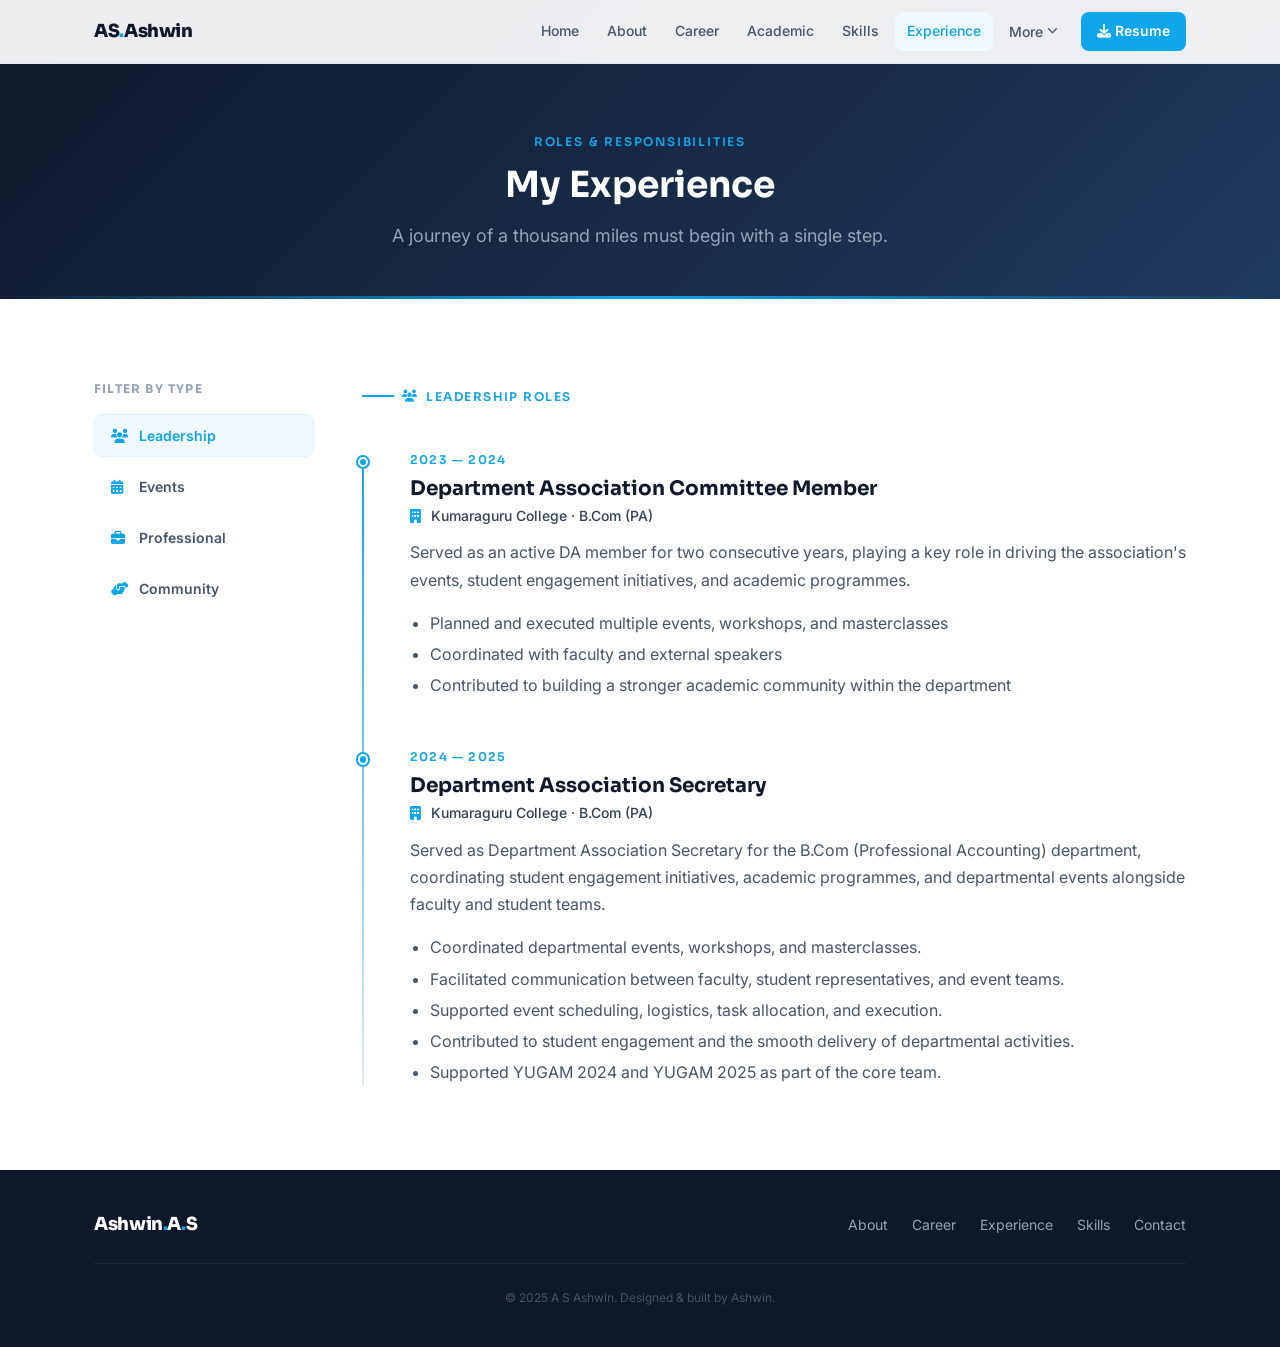
<file: experience.html>
<!DOCTYPE html>
<html lang="en">
<head>
  <meta charset="UTF-8" />
  <meta name="viewport" content="width=device-width, initial-scale=1.0" />
  <title>Ashwin A S | Experience</title>
  <meta name="description" content="A S Ashwin's roles, responsibilities, and experience." />
  <link rel="icon" href="favicon.ico" type="image/x-icon" />
  <link rel="stylesheet" href="https://cdnjs.cloudflare.com/ajax/libs/font-awesome/6.5.1/css/all.min.css" />
  <link rel="stylesheet" href="css/styles.css" />
  <style>
    /* ── Experience uses a two-column layout: categories on left, entries on right ── */
    .exp-layout {
      display: grid;
      grid-template-columns: 220px 1fr;
      gap: var(--space-12);
      align-items: start;
    }

    .exp-categories {
      position: sticky;
      top: calc(var(--nav-height) + var(--space-8));
    }

    .exp-cat-list {
      display: flex;
      flex-direction: column;
      gap: var(--space-2);
    }

    .exp-cat-btn {
      display: flex;
      align-items: center;
      gap: var(--space-3);
      padding: var(--space-3) var(--space-4);
      border-radius: var(--radius-md);
      font-size: var(--text-sm);
      font-weight: 600;
      color: var(--slate-600);
      cursor: pointer;
      background: none;
      border: 1px solid transparent;
      text-align: left;
      font-family: var(--font-body);
      transition: all var(--transition);
    }

    .exp-cat-btn i { color: var(--accent); width: 1rem; }

    .exp-cat-btn:hover,
    .exp-cat-btn.active {
      background: var(--accent-pale);
      border-color: var(--accent-light);
      color: var(--accent);
    }

    /* ── Experience section blocks ── */
    .exp-section { display: none; }
    .exp-section.active { display: block; }

    @media (max-width: 768px) {
      .exp-layout { grid-template-columns: 1fr; }
      .exp-categories { position: static; }
      .exp-cat-list { flex-direction: row; flex-wrap: wrap; }
    }
  </style>
</head>
<body>
    <nav class="navbar" role="navigation" aria-label="Main navigation">
    <div class="container">
      <a href="index.html" class="nav-brand">AS<span>.</span>Ashwin</a>
      <button class="nav-toggle" id="navToggle" aria-label="Toggle menu" aria-expanded="false">
        <i class="fas fa-bars"></i>
      </button>
      <ul class="nav-links" id="navLinks" role="list">
        <li><a href="index.html">Home</a></li>
        <li><a href="about.html">About</a></li>
        <li><a href="career.html">Career</a></li>
        <li><a href="academic-journey.html">Academic</a></li>
        <li><a href="skills.html">Skills</a></li>
        <li><a href="experience.html">Experience</a></li>
        <li class="nav-dropdown" id="navDropdown">
          <button class="nav-dropdown-toggle" id="navDropdownToggle" aria-haspopup="true" aria-expanded="false">
            More <i class="fas fa-chevron-down"></i>
          </button>
          <div class="nav-dropdown-menu" role="menu">
            <a href="achievements.html" role="menuitem"><i class="fas fa-trophy"></i> Achievements</a>
            <a href="participation.html" role="menuitem"><i class="fas fa-certificate"></i> Participation</a>
            <a href="courses.html" role="menuitem"><i class="fas fa-book-open"></i> Courses</a>
            <a href="publications.html" role="menuitem"><i class="fas fa-scroll"></i> Publications</a>
            <a href="personality.html" role="menuitem"><i class="fas fa-brain"></i> Personality</a>
            <div class="nav-dropdown-divider"></div>
            <a href="contact.html" role="menuitem"><i class="fas fa-paper-plane"></i> Contact</a>
          </div>
        </li>
        <li><a href="26PGDMBFS13_Ashwin A S_IMI Delhi.pdf" class="nav-resume" target="_blank"><i class="fas fa-download"></i> Resume</a></li>
      </ul>
    </div>
  </nav>

  <header class="page-header">
    <div class="container">
      <span class="eyebrow">Roles &amp; Responsibilities</span>
      <h1>My Experience</h1>
      <p>A journey of a thousand miles must begin with a single step.</p>
    </div>
  </header>

  <main>
    <section class="section">
      <div class="container">
        <div class="exp-layout">

          <!-- Sidebar categories -->
          <aside class="exp-categories reveal">
            <p style="font-size:var(--text-xs); text-transform:uppercase; letter-spacing:0.1em; font-weight:700; color:var(--slate-400); margin-bottom:var(--space-4); font-family:var(--font-display);">Filter by type</p>
            <div class="exp-cat-list">
              <button class="exp-cat-btn active" onclick="switchCategory(this, 'leadership')">
                <i class="fas fa-users"></i> Leadership
              </button>
              <button class="exp-cat-btn" onclick="switchCategory(this, 'events')">
                <i class="fas fa-calendar-days"></i> Events
              </button>
              <button class="exp-cat-btn" onclick="switchCategory(this, 'professional')">
                <i class="fas fa-briefcase"></i> Professional
              </button>
              <button class="exp-cat-btn" onclick="switchCategory(this, 'community')">
                <i class="fas fa-hands-helping"></i> Community
              </button>
            </div>
          </aside>

          <!-- Experience entries -->
          <div class="reveal">

            <!-- ── LEADERSHIP ── -->
            <div class="exp-section active" id="exp-leadership">
              <p class="section-label"><i class="fas fa-users"></i> Leadership Roles</p>
              <div class="timeline" style="margin-top: var(--space-8);">
                <article class="timeline-item">
                  <p class="timeline-date">2023 — 2024</p>
                  <h3 class="timeline-title">Department Association Committee Member</h3>
                  <p class="timeline-org"><i class="fas fa-building" style="color:var(--accent); margin-right:0.4rem;"></i> Kumaraguru College · B.Com (PA)</p>
                  <div class="timeline-body">
                    <p>Served as an active DA member for two consecutive years, playing a key role in driving the association's events, student engagement initiatives, and academic programmes.</p>
                    <ul>
                      <li>Planned and executed multiple events, workshops, and masterclasses</li>
                      <li>Coordinated with faculty and external speakers</li>
                      <li>Contributed to building a stronger academic community within the department</li>
                    </ul>
                  </div>
                </article>
                <article class="timeline-item">
                  <p class="timeline-date">2024 — 2025</p>
                  <h3 class="timeline-title">Department Association Secretary</h3>
                  <p class="timeline-org"><i class="fas fa-building" style="color:var(--accent); margin-right:0.4rem;"></i> Kumaraguru College · B.Com (PA)</p>
                  <div class="timeline-body">
                    <p>
                      Served as Department Association Secretary for the B.Com
                      (Professional Accounting) department, coordinating student
                      engagement initiatives, academic programmes, and departmental
                      events alongside faculty and student teams.
                    </p>
                    <ul>
                      <li>Coordinated departmental events, workshops, and masterclasses.</li>
                      <li>Facilitated communication between faculty, student representatives, and event teams.</li>
                      <li>Supported event scheduling, logistics, task allocation, and execution.</li>
                      <li>Contributed to student engagement and the smooth delivery of departmental activities.</li>
                      <li>Supported YUGAM 2024 and YUGAM 2025 as part of the core team.</li>
                    </ul>
                  </div>
                </article>
              </div>
            </div>

            <!-- ── EVENTS ── -->
            <div class="exp-section" id="exp-events">
              <p class="section-label"><i class="fas fa-calendar-days"></i> Event Management</p>
              <div class="timeline" style="margin-top: var(--space-8);">
                <article class="timeline-item">
                  <p class="timeline-date">2024 — 2025</p>
                  <h3 class="timeline-title">Yugam '24 &amp; '25 — Core Team</h3>
                  <p class="timeline-org"><i class="fas fa-building" style="color:var(--accent); margin-right:0.4rem;"></i> Kumaraguru College · Annual Initiative</p>
                  <div class="timeline-body">
                    <p>Part of the core team for YUGAM, the college's flagship annual initiative, for two consecutive years. Handled coordination, logistics, and team management across multiple verticals of the event.</p>
                    <ul>
                      <li>Managed cross-functional teams and volunteer coordination</li>
                      <li>Oversaw logistics and on-ground execution</li>
                      <li>Contributed to planning sessions and debrief reports</li>
                    </ul>
                  </div>
                </article>

                <!-- Add more event experiences here -->
              </div>
            </div>

            <!-- ── PROFESSIONAL ── #############################
            <div class="exp-section" id="exp-professional">
              <p class="section-label"><i class="fas fa-briefcase"></i> Professional Experience</p>
              <div class="timeline" style="margin-top: var(--space-8);">
                <article class="timeline-item">
                  <p class="timeline-date">Add Year — Year</p>
                  <h3 class="timeline-title">Role / Internship Title</h3>
                  <p class="timeline-org"><i class="fas fa-building" style="color:var(--accent); margin-right:0.4rem;"></i> Company / Organisation · Location</p>
                  <div class="timeline-body">
                    <p>Add your professional experience details here — internships, part-time roles, freelance work, or full-time positions.</p>
                    <ul>
                      <li>Key contribution or responsibility one</li>
                      <li>Key contribution or responsibility two</li>
                    </ul>
                  </div>
                </article>
                 
              </div>
            </div> ######################################################################################################################################################
-->
            
<!-- ── COMMUNITY & VOLUNTEERING ── -->
<div class="exp-section" id="exp-community">
  <p class="section-label">
    <i class="fas fa-hands-helping"></i>
    Community &amp; Volunteering
  </p>

  <div class="timeline" style="margin-top: var(--space-8);">

    <!-- ── STUDENT SOCIAL INITIATIVE ── -->
    <article class="timeline-item">
      <p class="timeline-date">
        July-September 2026 · 12 Hours · 3 Visits
      </p>

      <h3 class="timeline-title">
        Student Social Initiative (SSI) — Digital Literacy
      </h3>

      <p class="timeline-org">
        <i class="fas fa-building"
           style="color:var(--accent); margin-right:0.4rem;"></i>
        International Management Institute, New Delhi
        · MCD Girls School, Katwaria Sarai
      </p>

      <div class="timeline-body">
        <p>
          Participated in IMI Delhi's Student Social Initiative (SSI)
          programme, introducing school students to computer
          fundamentals and basic digital literacy through interactive,
          activity-based learning.
        </p>

        <ul>
          <li>
            Introduced students to basic computer components,
            including the monitor, CPU and keyboard.
          </li>
          <li>
            Conducted drawing activities, basic computer operation
            demonstrations and keyboard shortcut practice.
          </li>
          <li>
            Used interactive activities and educational games
            to make learning accessible and engaging.
          </li>
          <li>
            Adapted teaching methods when inoperable laboratory
            computers limited hands-on practice.
          </li>
        </ul>

        <p>
          <strong>Key Learning:</strong>
          Strengthened communication, patience, teamwork and
          adaptability while learning to deliver meaningful
          educational experiences despite resource constraints.
        </p>
      </div>
    </article>


    <!-- ── COMMUNITY ENGAGEMENT PROJECT ── -->
    <article class="timeline-item">
      <p class="timeline-date">
        15–22 September 2025
      </p>

      <h3 class="timeline-title">
        Community Engagement Project — Child Online Safety
      </h3>

      <p class="timeline-org">
        <i class="fas fa-building"
           style="color:var(--accent); margin-right:0.4rem;"></i>
        Children of India Foundation · Coimbatore
      </p>

      <div class="timeline-body">
        <p>
          Participated in a community engagement initiative focused
          on Online Sexual Exploitation of Children (OSEC), combining
          field research, community awareness and child online safety
          education.
        </p>

        <ul>
          <li>
            Served on the documentation team, recording insights
            and progress throughout the project.
          </li>
          <li>
            Supported surveys and personal interviews with
            approximately 60 residents in Keeranatham.
          </li>
          <li>
            Helped develop awareness posters and a roleplay in the
            local language to communicate child online safety
            and preventive measures.
          </li>
          <li>
            Participated in community awareness sessions with support
            from a Child Protection Agent from the Collector's Office.
          </li>
          <li>
            Presented the awareness roleplay to higher secondary
            students at Adhyanana School and contributed to the
            project's concluding presentation before the District
            Child Protection Officer and other dignitaries.
          </li>
        </ul>

        <p>
          <strong>Key Learning:</strong>
          Developed a deeper understanding of child protection,
          field research, community-centred problem-solving and
          the importance of communicating sensitive social issues
          responsibly.
        </p>
      </div>
    </article>

  </div>
</div>


          </div><!-- end content pane -->
        </div>
      </div>
    </section>
  </main>

    <footer class="footer" role="contentinfo">
    <div class="container">
      <div class="footer-inner">
        <a href="index.html" class="footer-brand">Ashwin<span>.</span>A<span>.</span>S</a>
        <nav class="footer-links" aria-label="Footer navigation">
          <a href="about.html">About</a>
          <a href="career.html">Career</a>
          <a href="experience.html">Experience</a>
          <a href="skills.html">Skills</a>
          <a href="contact.html">Contact</a>
        </nav>
      </div>
      <p class="footer-copy">&copy; 2025 A S Ashwin. Designed &amp; built by Ashwin.</p>
    </div>
  </footer>

  
  <button class="scroll-top-btn" id="scrollTopBtn" aria-label="Back to top"><i class="fas fa-chevron-up"></i></button>
  <script>
    const navToggle = document.getElementById('navToggle');
    const navLinks  = document.getElementById('navLinks');
    const navDropdown = document.getElementById('navDropdown');
    const navDropdownToggle = document.getElementById('navDropdownToggle');

    navToggle.addEventListener('click', () => {
      const open = navLinks.classList.toggle('open');
      navToggle.setAttribute('aria-expanded', open);
      navToggle.querySelector('i').className = open ? 'fas fa-times' : 'fas fa-bars';
    });

    navDropdownToggle.addEventListener('click', (e) => {
      e.stopPropagation();
      const open = navDropdown.classList.toggle('open');
      navDropdownToggle.setAttribute('aria-expanded', open);
    });

    document.addEventListener('click', (e) => {
      if (!navDropdown.contains(e.target)) navDropdown.classList.remove('open');
    });

    const page = window.location.pathname.split('/').pop() || 'index.html';
    document.querySelectorAll('.nav-links a, .nav-dropdown-menu a').forEach(a => {
      if (a.getAttribute('href') === page) {
        a.classList.add('active');
        const dd = a.closest('.nav-dropdown');
        if (dd) dd.querySelector('.nav-dropdown-toggle').style.color = 'var(--accent)';
      }
    });

    const scrollBtn = document.getElementById('scrollTopBtn');
    if (scrollBtn) {
      window.addEventListener('scroll', () => scrollBtn.classList.toggle('visible', window.scrollY > 400));
      scrollBtn.addEventListener('click', () => window.scrollTo({ top: 0, behavior: 'smooth' }));
    }

    function switchCategory(btn, category) {
      document.querySelectorAll('.exp-cat-btn').forEach(b => b.classList.remove('active'));
      document.querySelectorAll('.exp-section').forEach(s => s.classList.remove('active'));
      btn.classList.add('active');
      const target = document.getElementById('exp-' + category);
      if (target) target.classList.add('active');
    }

    const obs = new IntersectionObserver(es => es.forEach(e => { if(e.isIntersecting) e.target.classList.add('visible'); }), {threshold:0.1});
    document.querySelectorAll('.reveal').forEach(el => obs.observe(el));
  </script>
</body>
</html>
</file>
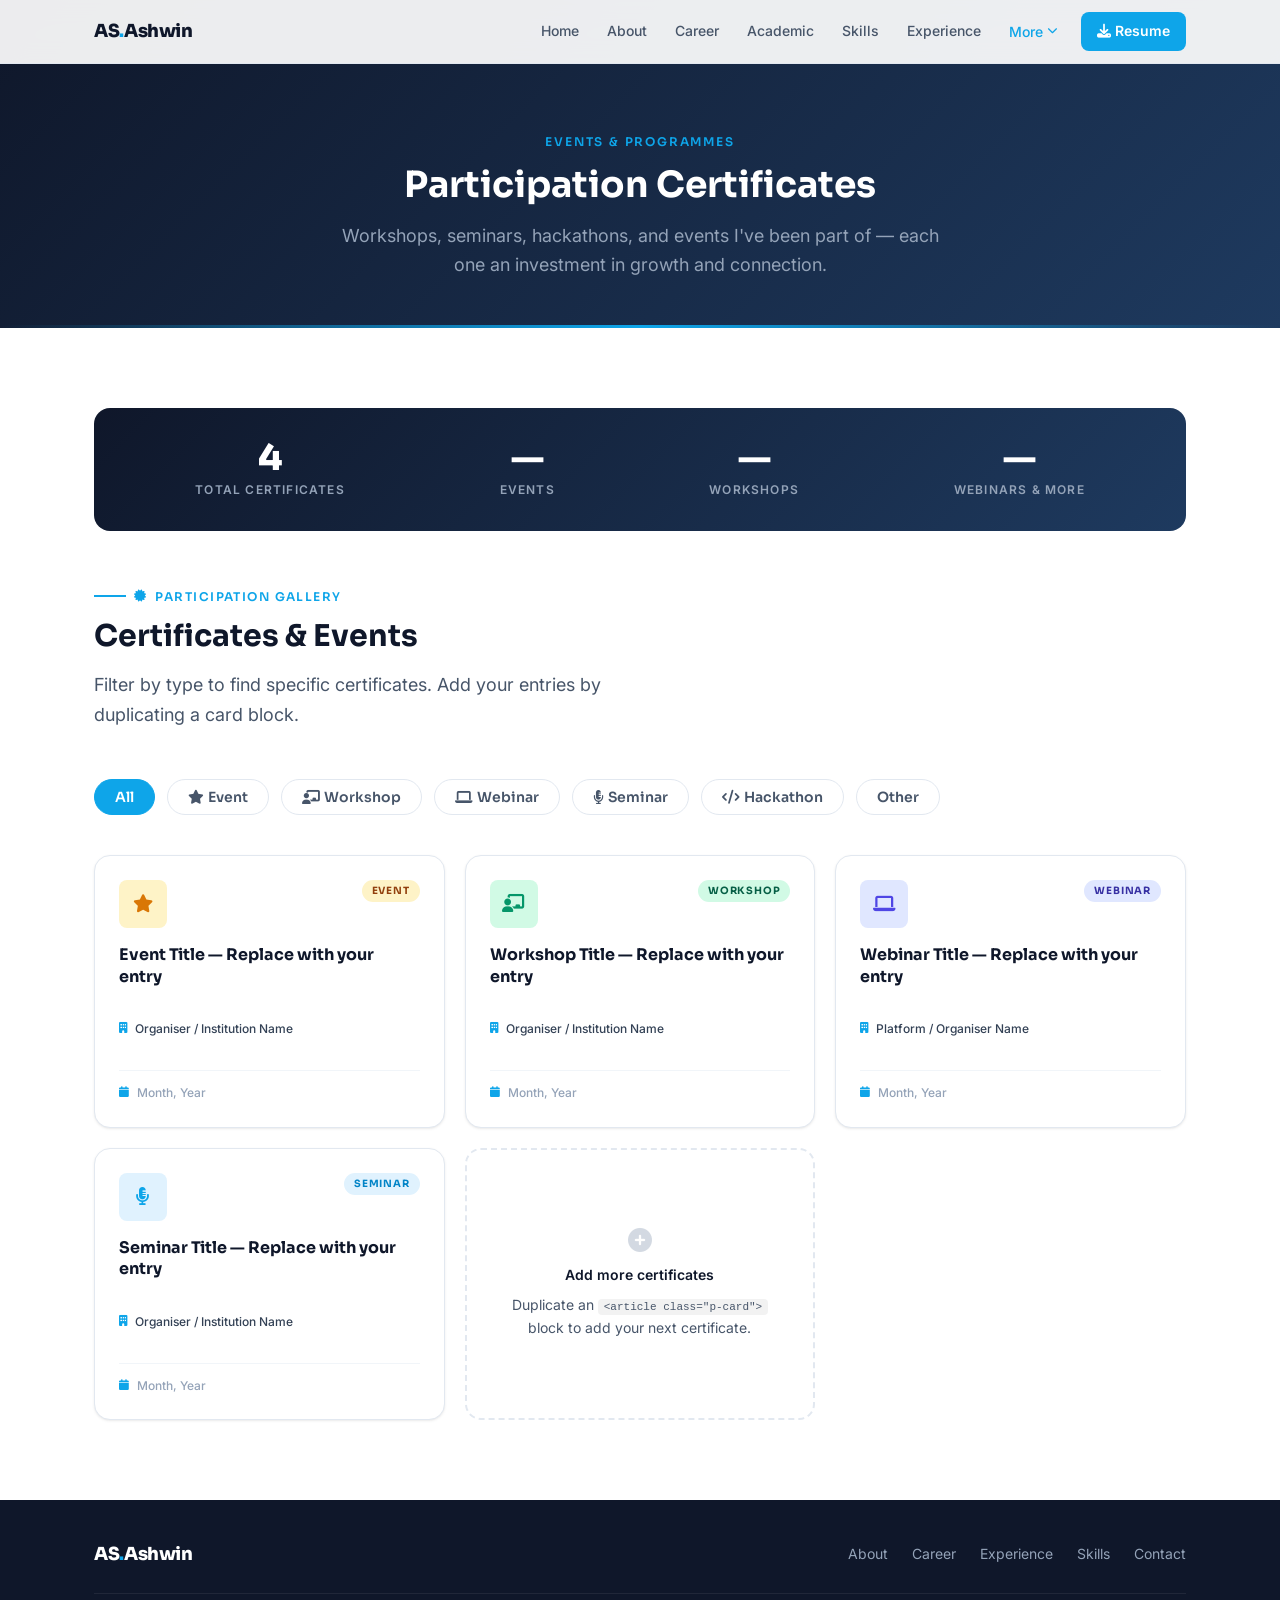
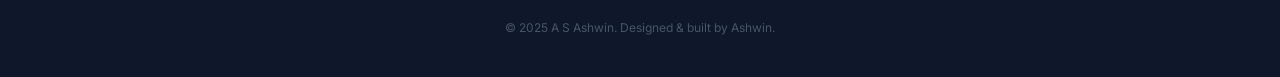
<file: participation.html>
<!DOCTYPE html>
<html lang="en">
<head>
  <meta charset="UTF-8" />
  <meta name="viewport" content="width=device-width, initial-scale=1.0" />
  <title>Participation | A S Ashwin</title>
  <meta name="description" content="A S Ashwin's participation certificates from events, workshops, seminars, and programmes." />
  <link rel="icon" href="favicon.ico" type="image/x-icon" />
  <link rel="stylesheet" href="https://cdnjs.cloudflare.com/ajax/libs/font-awesome/6.5.1/css/all.min.css" />
  <link rel="stylesheet" href="css/styles.css" />
  <style>
    /* ── Filter pills ── */
    .filter-row { display: flex; flex-wrap: wrap; gap: var(--space-3); margin-bottom: var(--space-10); }
    .filter-pill {
      padding: var(--space-2) var(--space-5);
      border-radius: var(--radius-full);
      font-size: var(--text-sm); font-weight: 600;
      font-family: var(--font-display);
      border: 1.5px solid var(--slate-200);
      background: var(--white); color: var(--slate-600);
      cursor: pointer; transition: all var(--transition);
    }
    .filter-pill:hover, .filter-pill.active { background: var(--accent); border-color: var(--accent); color: var(--white); }

    /* ── Participation grid ── */
    .participation-grid {
      display: grid;
      grid-template-columns: repeat(auto-fill, minmax(280px, 1fr));
      gap: var(--space-5);
    }

    .p-card {
      background: var(--white);
      border: 1px solid var(--slate-200);
      border-radius: var(--radius-xl);
      padding: var(--space-6);
      box-shadow: var(--shadow-sm);
      transition: all var(--transition);
      display: flex;
      flex-direction: column;
      gap: var(--space-4);
      position: relative;
      overflow: hidden;
    }
    .p-card::before {
      content: "";
      position: absolute;
      bottom: 0; left: 0; right: 0;
      height: 3px;
      background: var(--card-accent, var(--accent));
      transform: scaleX(0);
      transform-origin: left;
      transition: transform var(--transition);
    }
    .p-card:hover::before { transform: scaleX(1); }
    .p-card:hover { box-shadow: var(--shadow-xl); transform: translateY(-3px); border-color: var(--slate-300); }

    .p-card-top { display: flex; align-items: flex-start; justify-content: space-between; gap: var(--space-3); }

    .p-icon {
      width: 3rem; height: 3rem;
      border-radius: var(--radius-md);
      display: flex; align-items: center; justify-content: center;
      font-size: var(--text-lg); flex-shrink: 0;
    }
    .p-icon-event    { background: #FEF3C7; color: #D97706; }
    .p-icon-workshop { background: #D1FAE5; color: #059669; }
    .p-icon-webinar  { background: #E0E7FF; color: #4F46E5; }
    .p-icon-seminar  { background: var(--accent-light); color: var(--accent); }
    .p-icon-hackathon{ background: #FCE7F3; color: #DB2777; }
    .p-icon-other    { background: var(--slate-100); color: var(--slate-500); }

    .p-badge {
      font-size: 10px; font-weight: 700; letter-spacing: 0.08em; text-transform: uppercase;
      font-family: var(--font-display); padding: 3px 10px;
      border-radius: var(--radius-full);
    }
    .badge-event    { background: #FEF3C7; color: #92400E; }
    .badge-workshop { background: #D1FAE5; color: #065F46; }
    .badge-webinar  { background: #E0E7FF; color: #3730A3; }
    .badge-seminar  { background: var(--accent-light); color: var(--accent-dark); }
    .badge-hackathon{ background: #FCE7F3; color: #9D174D; }
    .badge-other    { background: var(--slate-100); color: var(--slate-600); }

    .p-title { font-family: var(--font-display); font-size: var(--text-base); font-weight: 700; color: var(--slate-900); line-height: 1.35; }
    .p-organiser { font-size: var(--text-xs); color: var(--slate-500); font-weight: 500; display: flex; align-items: center; gap: var(--space-2); }
    .p-organiser i { color: var(--accent); font-size: 0.7rem; }
    .p-date { font-size: var(--text-xs); color: var(--slate-400); font-weight: 500; margin-top: auto; padding-top: var(--space-3); border-top: 1px solid var(--slate-100); display: flex; align-items: center; gap: var(--space-2); }
    .p-date i { color: var(--accent); font-size: 0.7rem; }

    /* ── Count banner ── */
    .count-banner {
      background: linear-gradient(135deg, var(--slate-900), #1e3a5f);
      border-radius: var(--radius-xl);
      padding: var(--space-8) var(--space-10);
      display: flex;
      align-items: center;
      justify-content: space-around;
      gap: var(--space-8);
      margin-bottom: var(--space-12);
      flex-wrap: wrap;
    }
    .count-item { text-align: center; }
    .count-num { font-family: var(--font-display); font-size: var(--text-4xl); font-weight: 800; color: var(--white); display: block; line-height: 1; }
    .count-label { font-size: var(--text-xs); color: var(--slate-400); font-weight: 600; text-transform: uppercase; letter-spacing: 0.1em; margin-top: var(--space-1); display: block; }

    /* ── Add card CTA ── */
    .add-cta {
      border: 2px dashed var(--slate-200); border-radius: var(--radius-xl); padding: var(--space-8);
      text-align: center; color: var(--slate-400); font-size: var(--text-sm);
      display: flex; flex-direction: column; align-items: center; justify-content: center;
      min-height: 160px; transition: all var(--transition);
    }
    .add-cta:hover { border-color: var(--accent); background: var(--accent-pale); }
    .add-cta i { font-size: var(--text-2xl); margin-bottom: var(--space-3); opacity: 0.4; }
    .add-cta code { background: rgba(0,0,0,0.05); padding: 2px 6px; border-radius: 4px; font-size: 11px; }
  </style>
</head>
<body>

  <nav class="navbar" role="navigation" aria-label="Main navigation">
    <div class="container">
      <a href="index.html" class="nav-brand">AS<span>.</span>Ashwin</a>
      <button class="nav-toggle" id="navToggle" aria-label="Toggle menu" aria-expanded="false"><i class="fas fa-bars"></i></button>
      <ul class="nav-links" id="navLinks" role="list">
        <li><a href="index.html">Home</a></li>
        <li><a href="about.html">About</a></li>
        <li><a href="career.html">Career</a></li>
        <li><a href="academic-journey.html">Academic</a></li>
        <li><a href="skills.html">Skills</a></li>
        <li><a href="experience.html">Experience</a></li>
        <li class="nav-dropdown" id="navDropdown">
          <button class="nav-dropdown-toggle" id="navDropdownToggle" aria-haspopup="true" aria-expanded="false">
            More <i class="fas fa-chevron-down"></i>
          </button>
          <div class="nav-dropdown-menu" role="menu">
            <a href="achievements.html" role="menuitem"><i class="fas fa-trophy"></i> Achievements</a>
            <a href="participation.html" role="menuitem"><i class="fas fa-certificate"></i> Participation</a>
            <a href="courses.html" role="menuitem"><i class="fas fa-book-open"></i> Courses</a>
            <a href="publications.html" role="menuitem"><i class="fas fa-scroll"></i> Publications</a>
            <a href="personality.html" role="menuitem"><i class="fas fa-brain"></i> Personality</a>
            <div class="nav-dropdown-divider"></div>
            <a href="contact.html" role="menuitem"><i class="fas fa-paper-plane"></i> Contact</a>
          </div>
        </li>
        <li><a href="26PGDMBFS13_Ashwin A S_IMI Delhi.pdf" class="nav-resume" target="_blank"><i class="fas fa-download"></i> Resume</a></li>
      </ul>
    </div>
  </nav>

  <header class="page-header">
    <div class="container">
      <span class="eyebrow">Events &amp; Programmes</span>
      <h1>Participation Certificates</h1>
      <p>Workshops, seminars, hackathons, and events I've been part of — each one an investment in growth and connection.</p>
    </div>
  </header>

  <main>
    <section class="section">
      <div class="container">

        <!-- Count banner -->
        <div class="count-banner reveal">
          <div class="count-item">
            <span class="count-num" id="totalCount">4</span>
            <span class="count-label">Total Certificates</span>
          </div>
          <div class="count-item">
            <span class="count-num">—</span>
            <span class="count-label">Events</span>
          </div>
          <div class="count-item">
            <span class="count-num">—</span>
            <span class="count-label">Workshops</span>
          </div>
          <div class="count-item">
            <span class="count-num">—</span>
            <span class="count-label">Webinars &amp; More</span>
          </div>
        </div>

        <p class="section-label reveal"><i class="fas fa-certificate"></i> Participation Gallery</p>
        <h2 class="section-heading reveal">Certificates &amp; Events</h2>
        <p class="section-subheading reveal">Filter by type to find specific certificates. Add your entries by duplicating a card block.</p>

        <!-- Filter pills -->
        <div class="filter-row reveal">
          <button class="filter-pill active" onclick="filterCards(this, 'all')">All</button>
          <button class="filter-pill" onclick="filterCards(this, 'event')"><i class="fas fa-star" style="margin-right:4px;"></i>Event</button>
          <button class="filter-pill" onclick="filterCards(this, 'workshop')"><i class="fas fa-chalkboard-teacher" style="margin-right:4px;"></i>Workshop</button>
          <button class="filter-pill" onclick="filterCards(this, 'webinar')"><i class="fas fa-laptop" style="margin-right:4px;"></i>Webinar</button>
          <button class="filter-pill" onclick="filterCards(this, 'seminar')"><i class="fas fa-microphone-alt" style="margin-right:4px;"></i>Seminar</button>
          <button class="filter-pill" onclick="filterCards(this, 'hackathon')"><i class="fas fa-code" style="margin-right:4px;"></i>Hackathon</button>
          <button class="filter-pill" onclick="filterCards(this, 'other')">Other</button>
        </div>

        <!-- ═══════════════════════════════════════════════
             PARTICIPATION CARDS — add your entries here
             Copy a card block and change data-type to:
             "event" | "workshop" | "webinar" |
             "seminar" | "hackathon" | "other"
             ═══════════════════════════════════════════════ -->
        <div class="participation-grid" id="participationGrid">

          <!-- Card 1 — EVENT -->
          <article class="p-card reveal" data-type="event">
            <div class="p-card-top">
              <div class="p-icon p-icon-event"><i class="fas fa-star"></i></div>
              <span class="p-badge badge-event">Event</span>
            </div>
            <p class="p-title">Event Title — Replace with your entry</p>
            <p class="p-organiser"><i class="fas fa-building"></i> Organiser / Institution Name</p>
            <p class="p-date"><i class="fas fa-calendar"></i> Month, Year</p>
          </article>

          <!-- Card 2 — WORKSHOP -->
          <article class="p-card reveal" data-type="workshop">
            <div class="p-card-top">
              <div class="p-icon p-icon-workshop"><i class="fas fa-chalkboard-teacher"></i></div>
              <span class="p-badge badge-workshop">Workshop</span>
            </div>
            <p class="p-title">Workshop Title — Replace with your entry</p>
            <p class="p-organiser"><i class="fas fa-building"></i> Organiser / Institution Name</p>
            <p class="p-date"><i class="fas fa-calendar"></i> Month, Year</p>
          </article>

          <!-- Card 3 — WEBINAR -->
          <article class="p-card reveal" data-type="webinar">
            <div class="p-card-top">
              <div class="p-icon p-icon-webinar"><i class="fas fa-laptop"></i></div>
              <span class="p-badge badge-webinar">Webinar</span>
            </div>
            <p class="p-title">Webinar Title — Replace with your entry</p>
            <p class="p-organiser"><i class="fas fa-building"></i> Platform / Organiser Name</p>
            <p class="p-date"><i class="fas fa-calendar"></i> Month, Year</p>
          </article>

          <!-- Card 4 — SEMINAR -->
          <article class="p-card reveal" data-type="seminar">
            <div class="p-card-top">
              <div class="p-icon p-icon-seminar"><i class="fas fa-microphone-alt"></i></div>
              <span class="p-badge badge-seminar">Seminar</span>
            </div>
            <p class="p-title">Seminar Title — Replace with your entry</p>
            <p class="p-organiser"><i class="fas fa-building"></i> Organiser / Institution Name</p>
            <p class="p-date"><i class="fas fa-calendar"></i> Month, Year</p>
          </article>

          <!-- Add more cards here — CTA placeholder -->
          <div class="add-cta reveal">
            <i class="fas fa-plus-circle"></i>
            <strong>Add more certificates</strong>
            <p style="margin-top:var(--space-2);">Duplicate an <code>&lt;article class="p-card"&gt;</code> block to add your next certificate.</p>
          </div>

        </div>
      </div>
    </section>
  </main>

  <footer class="footer" role="contentinfo">
    <div class="container">
      <div class="footer-inner">
        <a href="index.html" class="footer-brand">AS<span>.</span>Ashwin</a>
        <nav class="footer-links" aria-label="Footer navigation">
          <a href="about.html">About</a>
          <a href="career.html">Career</a>
          <a href="experience.html">Experience</a>
          <a href="skills.html">Skills</a>
          <a href="contact.html">Contact</a>
        </nav>
      </div>
      <p class="footer-copy">&copy; 2025 A S Ashwin. Designed &amp; built by Ashwin.</p>
    </div>
  </footer>

  <button class="scroll-top-btn" id="scrollTopBtn" aria-label="Back to top"><i class="fas fa-chevron-up"></i></button>

  <script>
    const navToggle = document.getElementById('navToggle');
    const navLinks  = document.getElementById('navLinks');
    const navDropdown = document.getElementById('navDropdown');
    const navDropdownToggle = document.getElementById('navDropdownToggle');
    navToggle.addEventListener('click', () => { const o = navLinks.classList.toggle('open'); navToggle.setAttribute('aria-expanded',o); navToggle.querySelector('i').className = o ? 'fas fa-times':'fas fa-bars'; });
    navDropdownToggle.addEventListener('click', (e) => { e.stopPropagation(); const o = navDropdown.classList.toggle('open'); navDropdownToggle.setAttribute('aria-expanded',o); });
    document.addEventListener('click', (e) => { if (!navDropdown.contains(e.target)) navDropdown.classList.remove('open'); });
    const page = window.location.pathname.split('/').pop() || 'index.html';
    document.querySelectorAll('.nav-links a, .nav-dropdown-menu a').forEach(a => { if (a.getAttribute('href') === page) { a.classList.add('active'); const dd = a.closest('.nav-dropdown'); if (dd) dd.querySelector('.nav-dropdown-toggle').style.color = 'var(--accent)'; } });
    const scrollBtn = document.getElementById('scrollTopBtn');
    if (scrollBtn) { window.addEventListener('scroll', () => scrollBtn.classList.toggle('visible', window.scrollY > 400)); scrollBtn.addEventListener('click', () => window.scrollTo({ top: 0, behavior: 'smooth' })); }

    function filterCards(btn, type) {
      document.querySelectorAll('.filter-pill').forEach(p => p.classList.remove('active'));
      btn.classList.add('active');
      const cards = document.querySelectorAll('#participationGrid .p-card');
      let visible = 0;
      cards.forEach(card => {
        const show = type === 'all' || card.dataset.type === type;
        card.style.display = show ? 'flex' : 'none';
        if (show) visible++;
      });
      document.getElementById('totalCount').textContent = type === 'all' ? cards.length : visible;
    }

    const obs = new IntersectionObserver(es => es.forEach(e => { if(e.isIntersecting) e.target.classList.add('visible'); }), {threshold:0.1});
    document.querySelectorAll('.reveal').forEach(el => obs.observe(el));
  </script>
</body>
</html>
</file>
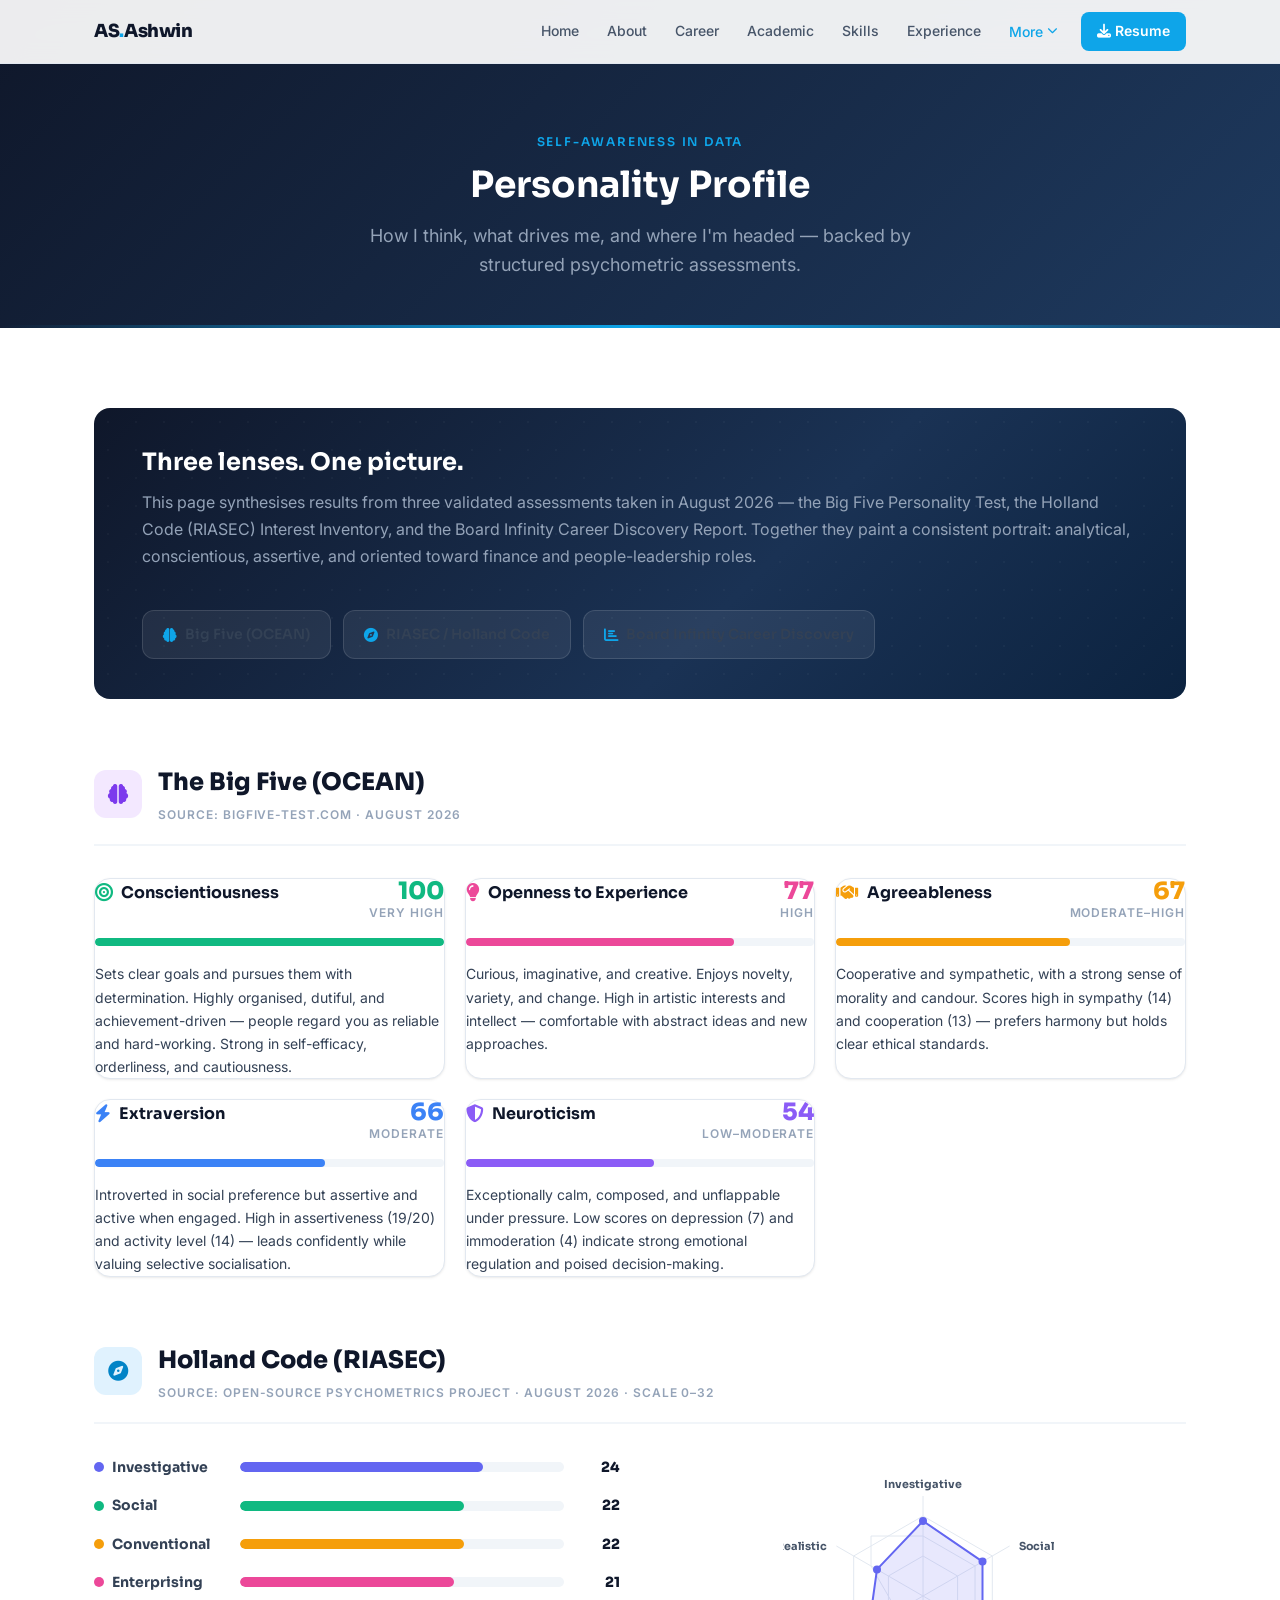
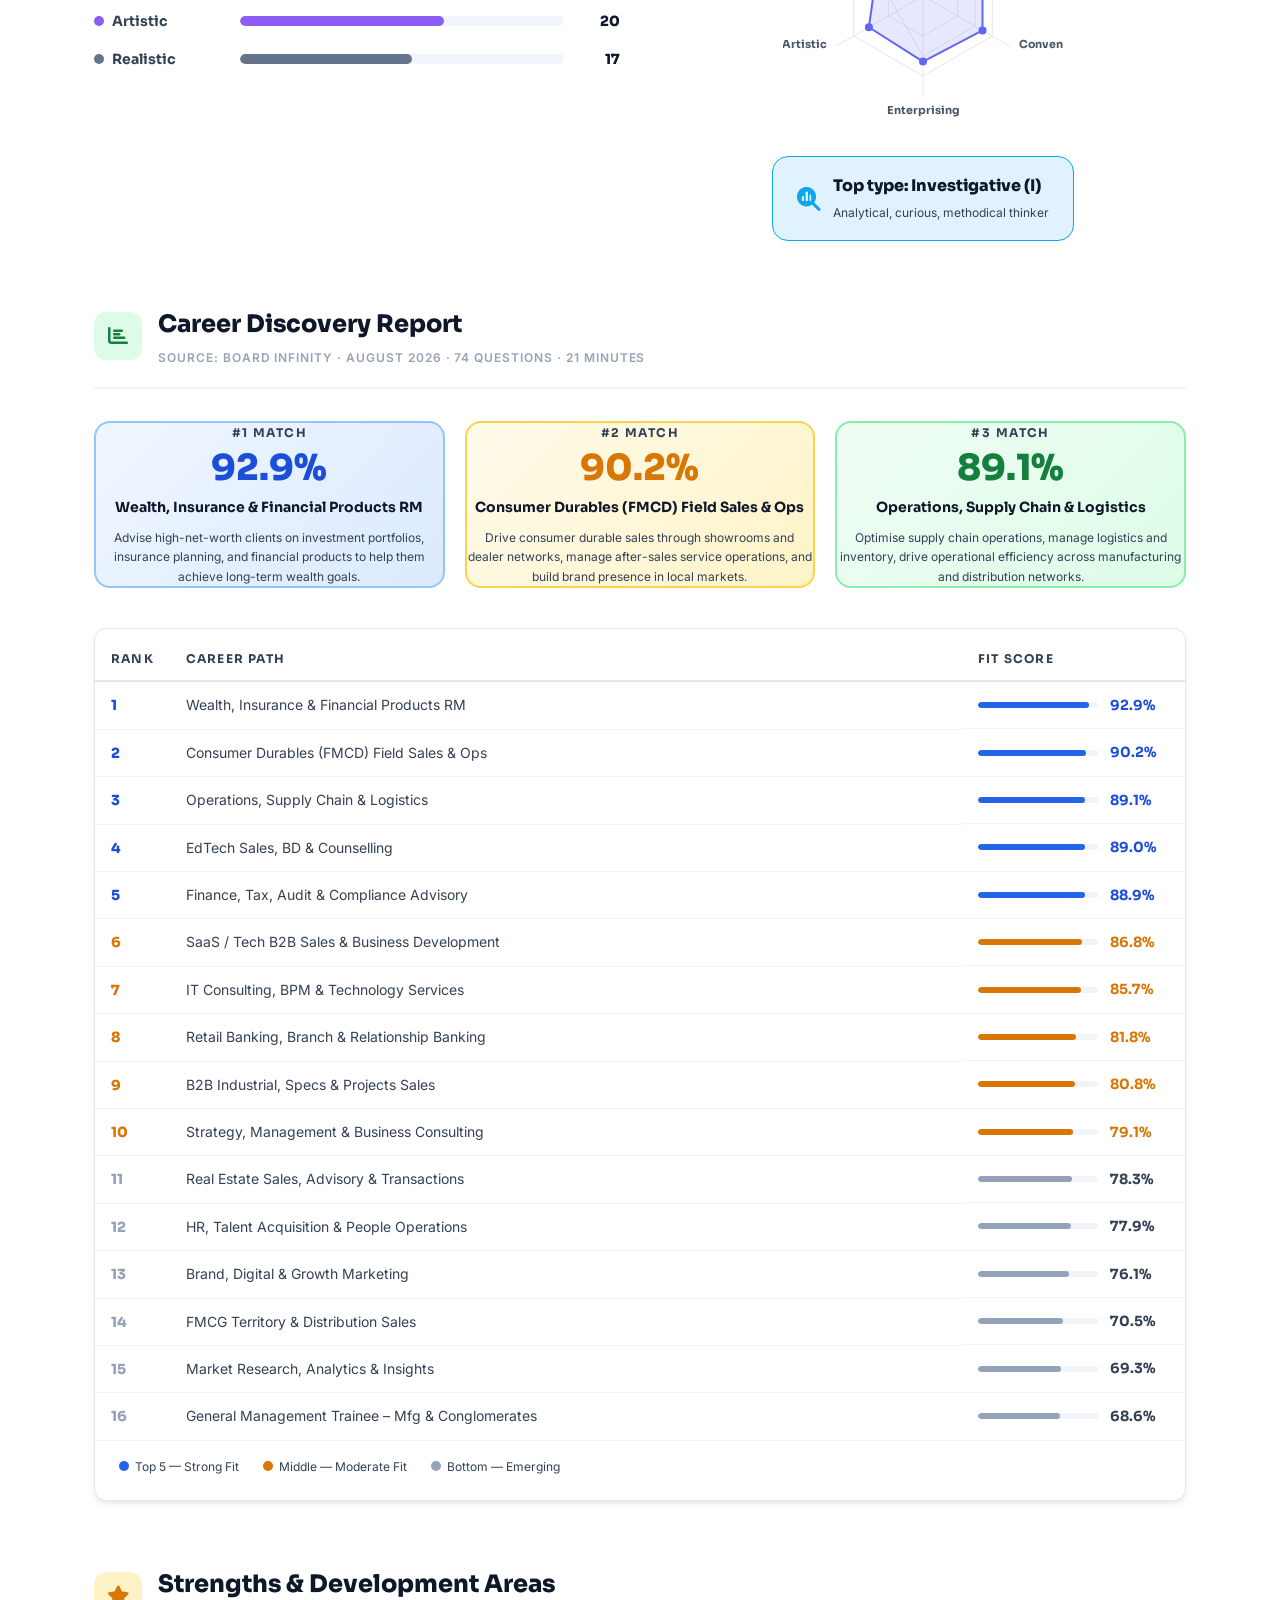
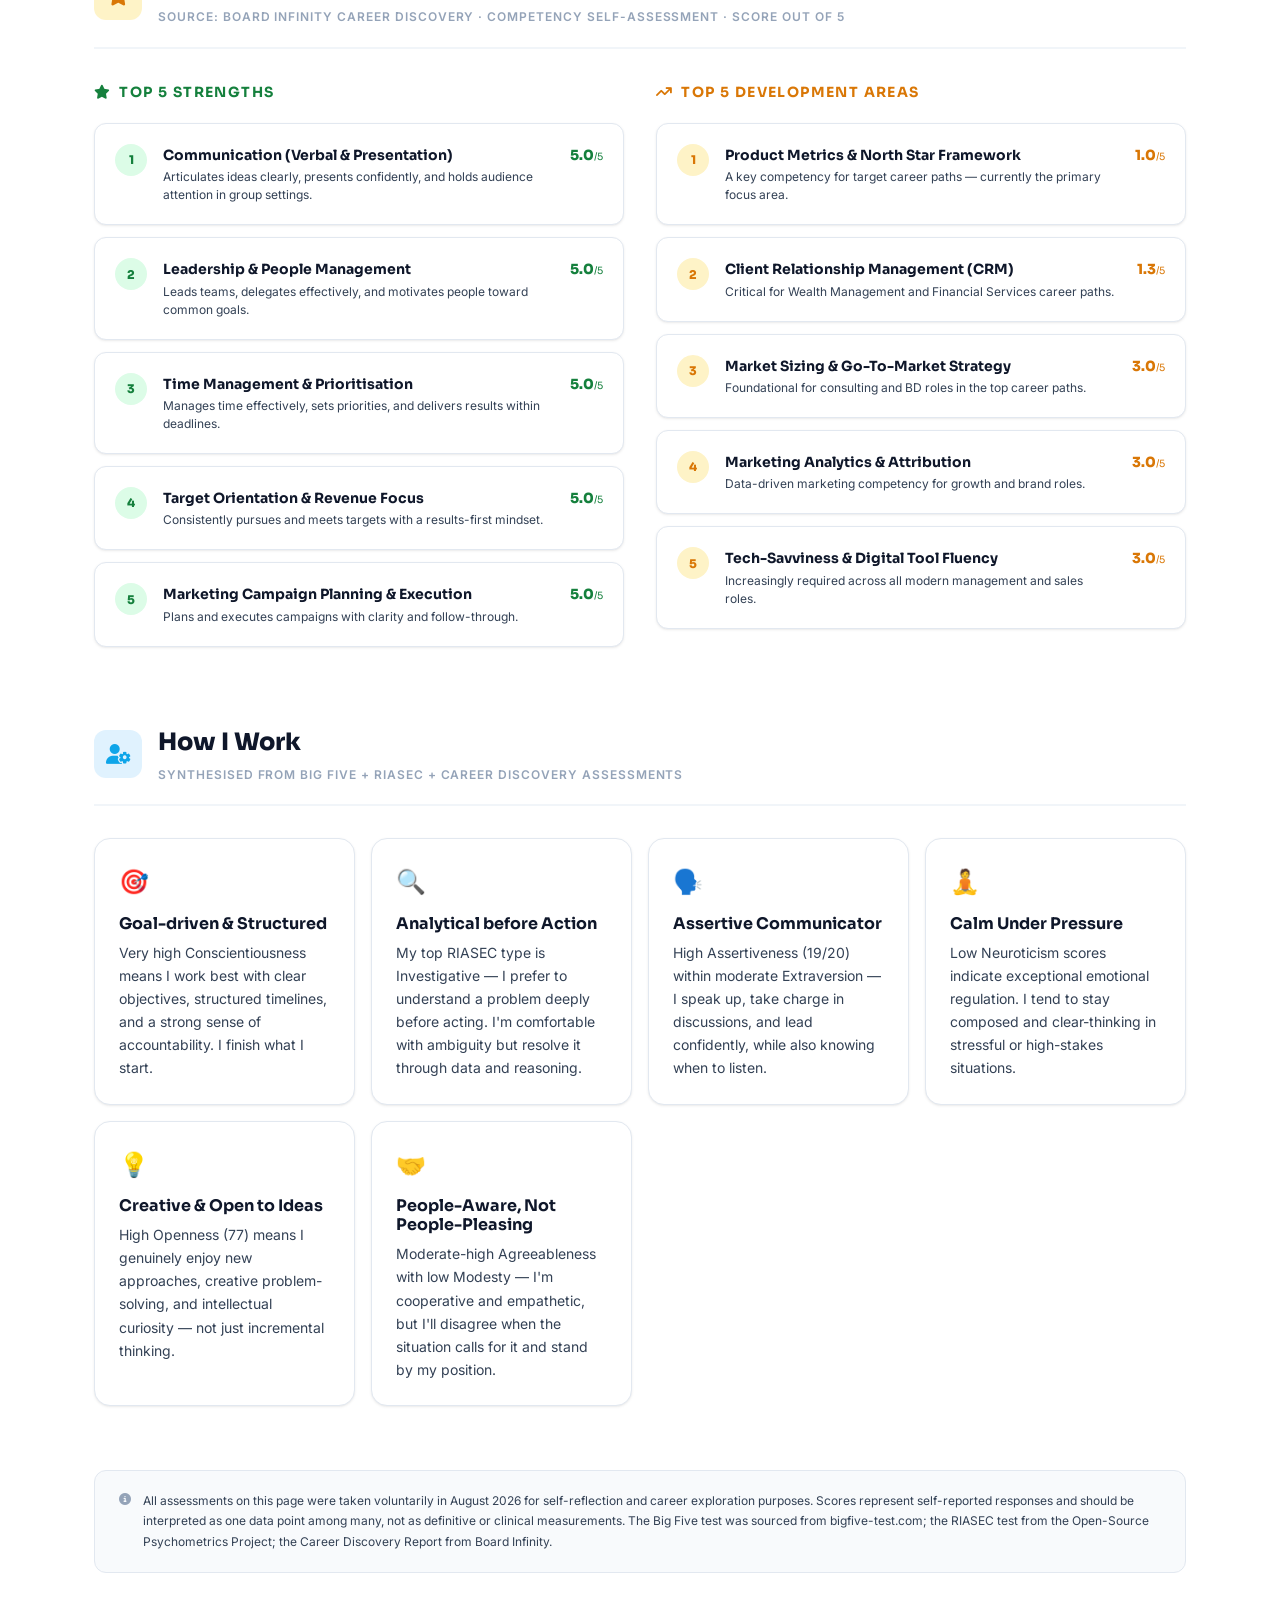
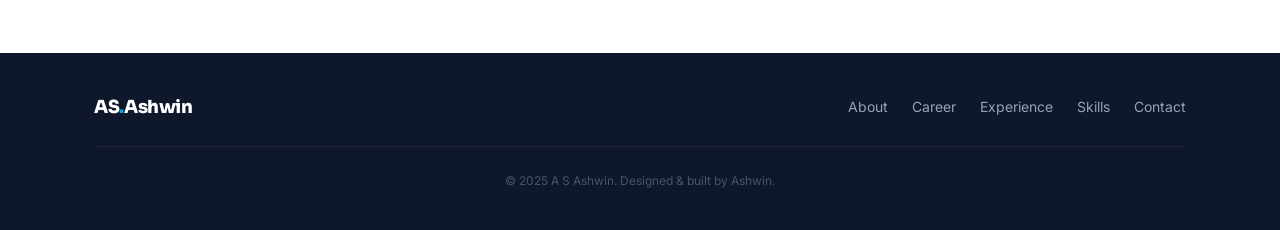
<file: personality.html>
<!DOCTYPE html>
<html lang="en">
<head>
  <meta charset="UTF-8" />
  <meta name="viewport" content="width=device-width, initial-scale=1.0" />
  <title>Personality Profile | A S Ashwin</title>
  <meta name="description" content="A S Ashwin's personality profile — Big Five, RIASEC, and Career Discovery results." />
  <link rel="icon" href="favicon.ico" type="image/x-icon" />
  <link rel="stylesheet" href="https://cdnjs.cloudflare.com/ajax/libs/font-awesome/6.5.1/css/all.min.css" />
  <link rel="stylesheet" href="css/styles.css" />
  <style>
    /* ─── Page intro banner ─── */
    .psy-intro {
      background: linear-gradient(135deg, var(--slate-900) 0%, #1a3254 60%, #0c2340 100%);
      border-radius: var(--radius-xl);
      padding: var(--space-10) var(--space-12);
      margin-bottom: var(--space-16);
      display: flex;
      align-items: center;
      gap: var(--space-10);
      flex-wrap: wrap;
      position: relative;
      overflow: hidden;
    }
    .psy-intro::before {
      content: '';
      position: absolute;
      inset: 0;
      background-image: radial-gradient(circle, rgba(255,255,255,0.03) 1px, transparent 1px);
      background-size: 28px 28px;
    }
    .psy-intro-text { flex: 1; min-width: 260px; position: relative; }
    .psy-intro-text h2 { color: var(--white); font-size: var(--text-2xl); margin-bottom: var(--space-3); }
    .psy-intro-text p  { color: var(--slate-400); font-size: var(--text-base); line-height: 1.7; margin-bottom: 0; }
    .psy-intro-badges  { display: flex; flex-wrap: wrap; gap: var(--space-3); position: relative; }
    .psy-source-badge  {
      display: flex; align-items: center; gap: var(--space-2);
      background: rgba(255,255,255,0.07); border: 1px solid rgba(255,255,255,0.12);
      border-radius: var(--radius-lg); padding: var(--space-3) var(--space-5);
      color: var(--slate-300); font-size: var(--text-sm); font-weight: 600;
      font-family: var(--font-display);
    }
    .psy-source-badge i { color: var(--accent); }

    /* ─── Section wrapper ─── */
    .psy-section {
      margin-bottom: var(--space-16);
    }
    .psy-section-header {
      display: flex; align-items: center; gap: var(--space-4);
      margin-bottom: var(--space-8);
      padding-bottom: var(--space-5);
      border-bottom: 2px solid var(--slate-100);
    }
    .psy-section-icon {
      width: 3rem; height: 3rem;
      border-radius: var(--radius-lg);
      display: flex; align-items: center; justify-content: center;
      font-size: var(--text-xl); flex-shrink: 0;
    }
    .psy-section-title  { font-family: var(--font-display); font-size: var(--text-2xl); font-weight: 800; color: var(--slate-900); margin-bottom: var(--space-1); }
    .psy-section-source { font-size: var(--text-xs); font-weight: 600; letter-spacing: 0.08em; text-transform: uppercase; color: var(--slate-400); }

    /* ─── BIG FIVE ─── */
    .big5-grid {
      display: grid;
      grid-template-columns: repeat(auto-fill, minmax(300px, 1fr));
      gap: var(--space-5);
    }
    .big5-card {
      background: var(--white);
      border: 1px solid var(--slate-200);
      border-radius: var(--radius-xl);
      padding: var(--space-6) var(--space-7);
      box-shadow: var(--shadow-sm);
      transition: all var(--transition);
    }
    .big5-card:hover { box-shadow: var(--shadow-lg); transform: translateY(-2px); }
    .big5-card-top { display: flex; align-items: center; justify-content: space-between; margin-bottom: var(--space-4); }
    .big5-name { font-family: var(--font-display); font-size: var(--text-base); font-weight: 700; color: var(--slate-900); display: flex; align-items: center; gap: var(--space-2); }
    .big5-name i { font-size: var(--text-lg); }
    .big5-score-wrap { text-align: right; }
    .big5-score { font-family: var(--font-display); font-size: var(--text-2xl); font-weight: 800; line-height: 1; }
    .big5-level { font-size: var(--text-xs); font-weight: 600; text-transform: uppercase; letter-spacing: 0.08em; color: var(--slate-400); }
    .big5-track {
      background: var(--slate-100); border-radius: var(--radius-full); height: 8px; overflow: hidden; margin-bottom: var(--space-4);
    }
    .big5-fill {
      height: 100%; border-radius: var(--radius-full);
      width: 0; transition: width 1.3s cubic-bezier(.4,0,.2,1);
    }
    .big5-desc { font-size: var(--text-sm); color: var(--slate-500); line-height: 1.65; margin-bottom: 0; }

    /* Big Five colour coding */
    .bf-n { --c: #8B5CF6; }   /* purple  — Neuroticism      */
    .bf-e { --c: #3B82F6; }   /* blue    — Extraversion     */
    .bf-o { --c: #EC4899; }   /* pink    — Openness         */
    .bf-a { --c: #F59E0B; }   /* amber   — Agreeableness    */
    .bf-c { --c: #10B981; }   /* green   — Conscientiousness*/
    .big5-name i, .big5-score { color: var(--c); }
    .big5-fill { background: var(--c); }

    /* ─── RIASEC hexagon bar chart ─── */
    .riasec-layout {
      display: grid;
      grid-template-columns: 1fr 1fr;
      gap: var(--space-10);
      align-items: start;
    }
    .riasec-bars { display: flex; flex-direction: column; gap: var(--space-4); }
    .riasec-row  { display: flex; align-items: center; gap: var(--space-4); }
    .riasec-label {
      width: 130px; flex-shrink: 0;
      font-family: var(--font-display); font-size: var(--text-sm); font-weight: 700;
      color: var(--slate-700); display: flex; align-items: center; gap: var(--space-2);
    }
    .riasec-dot { width: 10px; height: 10px; border-radius: 50%; flex-shrink: 0; }
    .riasec-track { flex: 1; background: var(--slate-100); border-radius: var(--radius-full); height: 10px; overflow: hidden; }
    .riasec-fill  { height: 100%; border-radius: var(--radius-full); width: 0; transition: width 1.3s cubic-bezier(.4,0,.2,1); }
    .riasec-val   { font-family: var(--font-display); font-size: var(--text-sm); font-weight: 800; color: var(--slate-900); width: 2.5rem; text-align: right; }

    /* RIASEC hex visual */
    .riasec-hex-wrap { display: flex; flex-direction: column; align-items: center; gap: var(--space-5); }
    .riasec-hex-svg  { width: 100%; max-width: 280px; }
    .riasec-top-badge {
      display: inline-flex; align-items: center; gap: var(--space-3);
      background: var(--accent-light); border: 1px solid var(--accent);
      border-radius: var(--radius-xl); padding: var(--space-4) var(--space-6);
      text-align: left;
    }
    .riasec-top-badge i { font-size: var(--text-2xl); color: var(--accent); }
    .riasec-top-badge strong { font-family: var(--font-display); font-size: var(--text-base); font-weight: 800; color: var(--slate-900); display: block; }
    .riasec-top-badge span  { font-size: var(--text-xs); color: var(--slate-500); }

    /* ─── Career Fit ─── */
    .career-podium {
      display: grid;
      grid-template-columns: repeat(3, 1fr);
      gap: var(--space-5);
      margin-bottom: var(--space-10);
    }
    .career-pod {
      border-radius: var(--radius-xl); padding: var(--space-7);
      text-align: center; position: relative; overflow: hidden;
      border: 2px solid transparent; transition: all var(--transition);
    }
    .career-pod:hover { transform: translateY(-3px); box-shadow: var(--shadow-xl); }
    .career-pod-1 { background: linear-gradient(135deg,#EFF6FF,#DBEAFE); border-color: #93C5FD; }
    .career-pod-2 { background: linear-gradient(135deg,#FFFBEB,#FEF3C7); border-color: #FCD34D; }
    .career-pod-3 { background: linear-gradient(135deg,#F0FDF4,#DCFCE7); border-color: #86EFAC; }
    .career-pod-rank { font-family: var(--font-display); font-size: var(--text-xs); font-weight: 700; letter-spacing: 0.12em; text-transform: uppercase; color: var(--slate-500); margin-bottom: var(--space-2); }
    .career-pod-pct  { font-family: var(--font-display); font-size: var(--text-4xl); font-weight: 800; line-height: 1; margin-bottom: var(--space-3); }
    .career-pod-1 .career-pod-pct { color: #1D4ED8; }
    .career-pod-2 .career-pod-pct { color: #D97706; }
    .career-pod-3 .career-pod-pct { color: #15803D; }
    .career-pod-title { font-family: var(--font-display); font-size: var(--text-sm); font-weight: 700; color: var(--slate-900); line-height: 1.3; margin-bottom: var(--space-3); }
    .career-pod-desc  { font-size: var(--text-xs); color: var(--slate-500); line-height: 1.6; margin-bottom: 0; }

    /* Career full ranking table */
    .career-table { width: 100%; border-collapse: collapse; }
    .career-table th {
      text-align: left; padding: var(--space-3) var(--space-4);
      font-family: var(--font-display); font-size: var(--text-xs); font-weight: 700;
      text-transform: uppercase; letter-spacing: 0.1em; color: var(--slate-500);
      border-bottom: 2px solid var(--slate-200);
    }
    .career-table td { padding: var(--space-3) var(--space-4); border-bottom: 1px solid var(--slate-100); font-size: var(--text-sm); vertical-align: middle; }
    .career-table tr:last-child td { border-bottom: none; }
    .career-table tr:hover td { background: var(--slate-50); }
    .rank-num { font-family: var(--font-display); font-weight: 800; color: var(--slate-400); }
    .rank-num.strong { color: #1D4ED8; }
    .rank-num.moderate { color: #D97706; }
    .rank-num.emerging { color: var(--slate-400); }
    .fit-bar-wrap { display: flex; align-items: center; gap: var(--space-3); }
    .fit-bar-track { flex: 1; background: var(--slate-100); border-radius: var(--radius-full); height: 6px; overflow: hidden; max-width: 120px; }
    .fit-bar-fill  { height: 100%; border-radius: var(--radius-full); width: 0; transition: width 1.3s cubic-bezier(.4,0,.2,1); }
    .fit-pct { font-family: var(--font-display); font-size: var(--text-sm); font-weight: 700; min-width: 3.5rem; }
    .fit-strong   .fit-bar-fill { background: #2563EB; }
    .fit-strong   .fit-pct { color: #1D4ED8; }
    .fit-moderate .fit-bar-fill { background: #D97706; }
    .fit-moderate .fit-pct { color: #D97706; }
    .fit-emerging .fit-bar-fill { background: var(--slate-400); }
    .fit-emerging .fit-pct { color: var(--slate-500); }

    /* ─── Strengths ─── */
    .strengths-layout {
      display: grid;
      grid-template-columns: 1fr 1fr;
      gap: var(--space-8);
    }
    .strength-col-title {
      font-family: var(--font-display); font-size: var(--text-sm); font-weight: 700;
      text-transform: uppercase; letter-spacing: 0.1em;
      margin-bottom: var(--space-5); display: flex; align-items: center; gap: var(--space-2);
    }
    .strength-col-title.green { color: #15803D; }
    .strength-col-title.orange { color: #D97706; }
    .strength-item {
      display: flex; align-items: flex-start; gap: var(--space-4);
      padding: var(--space-5); border-radius: var(--radius-lg);
      background: var(--white); border: 1px solid var(--slate-200);
      margin-bottom: var(--space-3); box-shadow: var(--shadow-sm);
      transition: all var(--transition);
    }
    .strength-item:hover { transform: translateX(4px); border-color: var(--accent-light); }
    .strength-rank {
      width: 2rem; height: 2rem; border-radius: var(--radius-full);
      display: flex; align-items: center; justify-content: center;
      font-family: var(--font-display); font-size: var(--text-xs); font-weight: 800;
      flex-shrink: 0;
    }
    .rank-green  { background: #DCFCE7; color: #15803D; }
    .rank-orange { background: #FEF3C7; color: #D97706; }
    .strength-body strong { font-family: var(--font-display); font-size: var(--text-sm); font-weight: 700; color: var(--slate-900); display: block; margin-bottom: 2px; }
    .strength-body p { font-size: var(--text-xs); color: var(--slate-500); margin-bottom: 0; line-height: 1.5; }
    .strength-score {
      margin-left: auto; flex-shrink: 0;
      font-family: var(--font-display); font-size: var(--text-sm); font-weight: 800;
    }
    .score-green  { color: #15803D; }
    .score-orange { color: #D97706; }

    /* ─── Work style chips ─── */
    .workstyle-grid {
      display: grid;
      grid-template-columns: repeat(auto-fill, minmax(240px, 1fr));
      gap: var(--space-4);
    }
    .workstyle-card {
      background: var(--white); border: 1px solid var(--slate-200);
      border-radius: var(--radius-xl); padding: var(--space-6);
      box-shadow: var(--shadow-sm); transition: all var(--transition);
    }
    .workstyle-card:hover { box-shadow: var(--shadow-lg); transform: translateY(-2px); border-color: var(--accent-light); }
    .workstyle-icon { font-size: var(--text-2xl); margin-bottom: var(--space-3); display: block; }
    .workstyle-card h4 { font-family: var(--font-display); font-size: var(--text-base); font-weight: 700; color: var(--slate-900); margin-bottom: var(--space-2); }
    .workstyle-card p  { font-size: var(--text-sm); color: var(--slate-500); line-height: 1.65; margin-bottom: 0; }

    /* ─── Disclaimer ─── */
    .psy-disclaimer {
      background: var(--slate-50); border: 1px solid var(--slate-200);
      border-radius: var(--radius-lg); padding: var(--space-5) var(--space-6);
      font-size: var(--text-xs); color: var(--slate-500); line-height: 1.7;
      display: flex; align-items: flex-start; gap: var(--space-3);
      margin-top: var(--space-16);
    }
    .psy-disclaimer i { color: var(--slate-400); flex-shrink: 0; margin-top: 2px; }

    @media (max-width: 768px) {
      .riasec-layout, .strengths-layout, .career-podium { grid-template-columns: 1fr; }
      .big5-grid { grid-template-columns: 1fr; }
      .psy-intro { padding: var(--space-8); }
    }
  </style>
</head>
<body>

  <nav class="navbar" role="navigation" aria-label="Main navigation">
    <div class="container">
      <a href="index.html" class="nav-brand">AS<span>.</span>Ashwin</a>
      <button class="nav-toggle" id="navToggle" aria-label="Toggle menu" aria-expanded="false"><i class="fas fa-bars"></i></button>
      <ul class="nav-links" id="navLinks" role="list">
        <li><a href="index.html">Home</a></li>
        <li><a href="about.html">About</a></li>
        <li><a href="career.html">Career</a></li>
        <li><a href="academic-journey.html">Academic</a></li>
        <li><a href="skills.html">Skills</a></li>
        <li><a href="experience.html">Experience</a></li>
        <li class="nav-dropdown" id="navDropdown">
          <button class="nav-dropdown-toggle" id="navDropdownToggle" aria-haspopup="true" aria-expanded="false">
            More <i class="fas fa-chevron-down"></i>
          </button>
          <div class="nav-dropdown-menu" role="menu">
            <a href="achievements.html" role="menuitem"><i class="fas fa-trophy"></i> Achievements</a>
            <a href="participation.html" role="menuitem"><i class="fas fa-certificate"></i> Participation</a>
            <a href="courses.html" role="menuitem"><i class="fas fa-book-open"></i> Courses</a>
            <a href="publications.html" role="menuitem"><i class="fas fa-scroll"></i> Publications</a>
            <a href="personality.html" role="menuitem"><i class="fas fa-brain"></i> Personality</a>
            <div class="nav-dropdown-divider"></div>
            <a href="contact.html" role="menuitem"><i class="fas fa-paper-plane"></i> Contact</a>
          </div>
        </li>
        <li><a href="26PGDMBFS13_Ashwin A S_IMI Delhi.pdf" class="nav-resume" target="_blank"><i class="fas fa-download"></i> Resume</a></li>
      </ul>
    </div>
  </nav>

  <header class="page-header">
    <div class="container">
      <span class="eyebrow">Self-awareness in data</span>
      <h1>Personality Profile</h1>
      <p>How I think, what drives me, and where I'm headed — backed by structured psychometric assessments.</p>
    </div>
  </header>

  <main>
    <section class="section">
      <div class="container">

        <!-- Intro banner -->
        <div class="psy-intro reveal">
          <div class="psy-intro-text">
            <h2>Three lenses. One picture.</h2>
            <p>This page synthesises results from three validated assessments taken in August 2026 — the Big Five Personality Test, the Holland Code (RIASEC) Interest Inventory, and the Board Infinity Career Discovery Report. Together they paint a consistent portrait: analytical, conscientious, assertive, and oriented toward finance and people-leadership roles.</p>
          </div>
          <div class="psy-intro-badges">
            <div class="psy-source-badge"><i class="fas fa-brain"></i> Big Five (OCEAN)</div>
            <div class="psy-source-badge"><i class="fas fa-compass"></i> RIASEC / Holland Code</div>
            <div class="psy-source-badge"><i class="fas fa-chart-bar"></i> Board Infinity Career Discovery</div>
          </div>
        </div>


        <!-- ══════════════════════════════════════════
             SECTION 1 — BIG FIVE
             ══════════════════════════════════════════ -->
        <div class="psy-section reveal">
          <div class="psy-section-header">
            <div class="psy-section-icon" style="background:#F3E8FF; color:#7C3AED;">
              <i class="fas fa-brain"></i>
            </div>
            <div>
              <p class="psy-section-title">The Big Five (OCEAN)</p>
              <p class="psy-section-source">Source: bigfive-test.com · August 2026</p>
            </div>
          </div>

          <div class="big5-grid" id="big5Grid">

            <!-- Conscientiousness — highest, lead with it -->
            <div class="big5-card bf-c reveal">
              <div class="big5-card-top">
                <p class="big5-name"><i class="fas fa-bullseye"></i> Conscientiousness</p>
                <div class="big5-score-wrap">
                  <div class="big5-score">100</div>
                  <div class="big5-level">Very High</div>
                </div>
              </div>
              <div class="big5-track"><div class="big5-fill" data-w="100"></div></div>
              <p class="big5-desc">Sets clear goals and pursues them with determination. Highly organised, dutiful, and achievement-driven — people regard you as reliable and hard-working. Strong in self-efficacy, orderliness, and cautiousness.</p>
            </div>

            <!-- Openness -->
            <div class="big5-card bf-o reveal">
              <div class="big5-card-top">
                <p class="big5-name"><i class="fas fa-lightbulb"></i> Openness to Experience</p>
                <div class="big5-score-wrap">
                  <div class="big5-score">77</div>
                  <div class="big5-level">High</div>
                </div>
              </div>
              <div class="big5-track"><div class="big5-fill" data-w="77"></div></div>
              <p class="big5-desc">Curious, imaginative, and creative. Enjoys novelty, variety, and change. High in artistic interests and intellect — comfortable with abstract ideas and new approaches.</p>
            </div>

            <!-- Agreeableness -->
            <div class="big5-card bf-a reveal">
              <div class="big5-card-top">
                <p class="big5-name"><i class="fas fa-handshake"></i> Agreeableness</p>
                <div class="big5-score-wrap">
                  <div class="big5-score">67</div>
                  <div class="big5-level">Moderate–High</div>
                </div>
              </div>
              <div class="big5-track"><div class="big5-fill" data-w="67"></div></div>
              <p class="big5-desc">Cooperative and sympathetic, with a strong sense of morality and candour. Scores high in sympathy (14) and cooperation (13) — prefers harmony but holds clear ethical standards.</p>
            </div>

            <!-- Extraversion -->
            <div class="big5-card bf-e reveal">
              <div class="big5-card-top">
                <p class="big5-name"><i class="fas fa-bolt"></i> Extraversion</p>
                <div class="big5-score-wrap">
                  <div class="big5-score">66</div>
                  <div class="big5-level">Moderate</div>
                </div>
              </div>
              <div class="big5-track"><div class="big5-fill" data-w="66"></div></div>
              <p class="big5-desc">Introverted in social preference but assertive and active when engaged. High in assertiveness (19/20) and activity level (14) — leads confidently while valuing selective socialisation.</p>
            </div>

            <!-- Neuroticism -->
            <div class="big5-card bf-n reveal">
              <div class="big5-card-top">
                <p class="big5-name"><i class="fas fa-shield-halved"></i> Neuroticism</p>
                <div class="big5-score-wrap">
                  <div class="big5-score">54</div>
                  <div class="big5-level">Low–Moderate</div>
                </div>
              </div>
              <div class="big5-track"><div class="big5-fill" data-w="54"></div></div>
              <p class="big5-desc">Exceptionally calm, composed, and unflappable under pressure. Low scores on depression (7) and immoderation (4) indicate strong emotional regulation and poised decision-making.</p>
            </div>

          </div>
        </div>


        <!-- ══════════════════════════════════════════
             SECTION 2 — RIASEC
             ══════════════════════════════════════════ -->
        <div class="psy-section reveal">
          <div class="psy-section-header">
            <div class="psy-section-icon" style="background:#E0F2FE; color:#0284C7;">
              <i class="fas fa-compass"></i>
            </div>
            <div>
              <p class="psy-section-title">Holland Code (RIASEC)</p>
              <p class="psy-section-source">Source: Open-Source Psychometrics Project · August 2026 · Scale 0–32</p>
            </div>
          </div>

          <div class="riasec-layout">
            <div class="riasec-bars" id="riasecBars">

              <div class="riasec-row">
                <div class="riasec-label"><span class="riasec-dot" style="background:#6366F1;"></span> Investigative</div>
                <div class="riasec-track"><div class="riasec-fill" data-w="75" style="background:#6366F1;"></div></div>
                <div class="riasec-val">24</div>
              </div>
              <div class="riasec-row">
                <div class="riasec-label"><span class="riasec-dot" style="background:#10B981;"></span> Social</div>
                <div class="riasec-track"><div class="riasec-fill" data-w="69" style="background:#10B981;"></div></div>
                <div class="riasec-val">22</div>
              </div>
              <div class="riasec-row">
                <div class="riasec-label"><span class="riasec-dot" style="background:#F59E0B;"></span> Conventional</div>
                <div class="riasec-track"><div class="riasec-fill" data-w="69" style="background:#F59E0B;"></div></div>
                <div class="riasec-val">22</div>
              </div>
              <div class="riasec-row">
                <div class="riasec-label"><span class="riasec-dot" style="background:#EC4899;"></span> Enterprising</div>
                <div class="riasec-track"><div class="riasec-fill" data-w="66" style="background:#EC4899;"></div></div>
                <div class="riasec-val">21</div>
              </div>
              <div class="riasec-row">
                <div class="riasec-label"><span class="riasec-dot" style="background:#8B5CF6;"></span> Artistic</div>
                <div class="riasec-track"><div class="riasec-fill" data-w="63" style="background:#8B5CF6;"></div></div>
                <div class="riasec-val">20</div>
              </div>
              <div class="riasec-row">
                <div class="riasec-label"><span class="riasec-dot" style="background:#64748B;"></span> Realistic</div>
                <div class="riasec-track"><div class="riasec-fill" data-w="53" style="background:#64748B;"></div></div>
                <div class="riasec-val">17</div>
              </div>

            </div>

            <div class="riasec-hex-wrap">
              <!-- SVG hexagon chart -->
              <svg class="riasec-hex-svg" viewBox="0 0 280 280" xmlns="http://www.w3.org/2000/svg">
                <defs>
                  <style>
                    .hex-bg    { fill: none; stroke: #E2E8F0; stroke-width: 1; }
                    .hex-data  { fill: rgba(99,102,241,0.15); stroke: #6366F1; stroke-width: 2; stroke-linejoin: round; }
                    .hex-label { font-family: 'Sora', sans-serif; font-size: 11px; font-weight: 700; fill: #475569; }
                    .hex-dot   { fill: #6366F1; }
                  </style>
                </defs>
                <!-- Background rings -->
                <g transform="translate(140,140)">
                  <!-- 3 rings at 25%, 50%, 75% of max(32) -->
                  <polygon class="hex-bg" points="0,-40 34.6,-20 34.6,20 0,40 -34.6,20 -34.6,-20"/>
                  <polygon class="hex-bg" points="0,-60 52,-30 52,30 0,60 -52,-30 -52,-60"/>
                  <polygon class="hex-bg" points="0,-80 69.3,-40 69.3,40 0,80 -69.3,40 -69.3,-40"/>
                  <!-- Axes -->
                  <line x1="0" y1="0" x2="0" y2="-100" stroke="#E2E8F0" stroke-width="1"/>
                  <line x1="0" y1="0" x2="86.6" y2="-50" stroke="#E2E8F0" stroke-width="1"/>
                  <line x1="0" y1="0" x2="86.6" y2="50" stroke="#E2E8F0" stroke-width="1"/>
                  <line x1="0" y1="0" x2="0" y2="100" stroke="#E2E8F0" stroke-width="1"/>
                  <line x1="0" y1="0" x2="-86.6" y2="50" stroke="#E2E8F0" stroke-width="1"/>
                  <line x1="0" y1="0" x2="-86.6" y2="-50" stroke="#E2E8F0" stroke-width="1"/>
                  <!-- Data polygon: I=24,S=22,C=22,E=21,A=20,R=17 (max 32, radius 100) -->
                  <!-- Angles: top=I, top-right=S, bottom-right=C, bottom=E, bottom-left=A, top-left=R -->
                  <!-- I: 24/32*100=75 → (0,-75) -->
                  <!-- S: 22/32*100=68.75 → (68.75*sin60,−68.75*cos60)=(59.5,−34.4) -->
                  <!-- C: 22/32*100=68.75 → (59.5,34.4) -->
                  <!-- E: 21/32*100=65.6 → (0,65.6) -->
                  <!-- A: 20/32*100=62.5 → (−54.1,31.25) -->
                  <!-- R: 17/32*100=53.1 → (−46,−26.6) -->
                  <polygon class="hex-data" points="0,-75 59.5,-34.4 59.5,34.4 0,65.6 -54.1,31.25 -46,-26.6"/>
                  <!-- Data dots -->
                  <circle class="hex-dot" cx="0" cy="-75" r="4"/>
                  <circle class="hex-dot" cx="59.5" cy="-34.4" r="4"/>
                  <circle class="hex-dot" cx="59.5" cy="34.4" r="4"/>
                  <circle class="hex-dot" cx="0" cy="65.6" r="4"/>
                  <circle class="hex-dot" cx="-54.1" cy="31.25" r="4"/>
                  <circle class="hex-dot" cx="-46" cy="-26.6" r="4"/>
                  <!-- Labels -->
                  <text class="hex-label" x="0" y="-108" text-anchor="middle">Investigative</text>
                  <text class="hex-label" x="96" y="-46" text-anchor="start">Social</text>
                  <text class="hex-label" x="96" y="52" text-anchor="start">Conventional</text>
                  <text class="hex-label" x="0" y="118" text-anchor="middle">Enterprising</text>
                  <text class="hex-label" x="-96" y="52" text-anchor="end">Artistic</text>
                  <text class="hex-label" x="-96" y="-46" text-anchor="end">Realistic</text>
                </g>
              </svg>

              <div class="riasec-top-badge">
                <i class="fas fa-magnifying-glass-chart"></i>
                <div>
                  <strong>Top type: Investigative (I)</strong>
                  <span>Analytical, curious, methodical thinker</span>
                </div>
              </div>
            </div>
          </div>
        </div>


        <!-- ══════════════════════════════════════════
             SECTION 3 — CAREER FIT
             ══════════════════════════════════════════ -->
        <div class="psy-section reveal">
          <div class="psy-section-header">
            <div class="psy-section-icon" style="background:#DCFCE7; color:#15803D;">
              <i class="fas fa-chart-bar"></i>
            </div>
            <div>
              <p class="psy-section-title">Career Discovery Report</p>
              <p class="psy-section-source">Source: Board Infinity · August 2026 · 74 questions · 21 minutes</p>
            </div>
          </div>

          <!-- Top 3 podium -->
          <div class="career-podium">
            <div class="career-pod career-pod-1 reveal">
              <p class="career-pod-rank">#1 Match</p>
              <p class="career-pod-pct">92.9%</p>
              <p class="career-pod-title">Wealth, Insurance &amp; Financial Products RM</p>
              <p class="career-pod-desc">Advise high-net-worth clients on investment portfolios, insurance planning, and financial products to help them achieve long-term wealth goals.</p>
            </div>
            <div class="career-pod career-pod-2 reveal">
              <p class="career-pod-rank">#2 Match</p>
              <p class="career-pod-pct">90.2%</p>
              <p class="career-pod-title">Consumer Durables (FMCD) Field Sales &amp; Ops</p>
              <p class="career-pod-desc">Drive consumer durable sales through showrooms and dealer networks, manage after-sales service operations, and build brand presence in local markets.</p>
            </div>
            <div class="career-pod career-pod-3 reveal">
              <p class="career-pod-rank">#3 Match</p>
              <p class="career-pod-pct">89.1%</p>
              <p class="career-pod-title">Operations, Supply Chain &amp; Logistics</p>
              <p class="career-pod-desc">Optimise supply chain operations, manage logistics and inventory, drive operational efficiency across manufacturing and distribution networks.</p>
            </div>
          </div>

          <!-- Full ranking table -->
          <div class="card reveal" style="padding: var(--space-2) 0; overflow: hidden;">
            <table class="career-table" id="careerTable">
              <thead>
                <tr>
                  <th style="width:3rem;">Rank</th>
                  <th>Career Path</th>
                  <th>Fit Score</th>
                </tr>
              </thead>
              <tbody>
                <tr><td class="rank-num strong">1</td><td>Wealth, Insurance &amp; Financial Products RM</td><td class="fit-bar-wrap fit-strong"><div class="fit-bar-track"><div class="fit-bar-fill" data-w="92.9"></div></div><span class="fit-pct">92.9%</span></td></tr>
                <tr><td class="rank-num strong">2</td><td>Consumer Durables (FMCD) Field Sales &amp; Ops</td><td class="fit-bar-wrap fit-strong"><div class="fit-bar-track"><div class="fit-bar-fill" data-w="90.2"></div></div><span class="fit-pct">90.2%</span></td></tr>
                <tr><td class="rank-num strong">3</td><td>Operations, Supply Chain &amp; Logistics</td><td class="fit-bar-wrap fit-strong"><div class="fit-bar-track"><div class="fit-bar-fill" data-w="89.1"></div></div><span class="fit-pct">89.1%</span></td></tr>
                <tr><td class="rank-num strong">4</td><td>EdTech Sales, BD &amp; Counselling</td><td class="fit-bar-wrap fit-strong"><div class="fit-bar-track"><div class="fit-bar-fill" data-w="89.0"></div></div><span class="fit-pct">89.0%</span></td></tr>
                <tr><td class="rank-num strong">5</td><td>Finance, Tax, Audit &amp; Compliance Advisory</td><td class="fit-bar-wrap fit-strong"><div class="fit-bar-track"><div class="fit-bar-fill" data-w="88.9"></div></div><span class="fit-pct">88.9%</span></td></tr>
                <tr><td class="rank-num moderate">6</td><td>SaaS / Tech B2B Sales &amp; Business Development</td><td class="fit-bar-wrap fit-moderate"><div class="fit-bar-track"><div class="fit-bar-fill" data-w="86.8"></div></div><span class="fit-pct">86.8%</span></td></tr>
                <tr><td class="rank-num moderate">7</td><td>IT Consulting, BPM &amp; Technology Services</td><td class="fit-bar-wrap fit-moderate"><div class="fit-bar-track"><div class="fit-bar-fill" data-w="85.7"></div></div><span class="fit-pct">85.7%</span></td></tr>
                <tr><td class="rank-num moderate">8</td><td>Retail Banking, Branch &amp; Relationship Banking</td><td class="fit-bar-wrap fit-moderate"><div class="fit-bar-track"><div class="fit-bar-fill" data-w="81.8"></div></div><span class="fit-pct">81.8%</span></td></tr>
                <tr><td class="rank-num moderate">9</td><td>B2B Industrial, Specs &amp; Projects Sales</td><td class="fit-bar-wrap fit-moderate"><div class="fit-bar-track"><div class="fit-bar-fill" data-w="80.8"></div></div><span class="fit-pct">80.8%</span></td></tr>
                <tr><td class="rank-num moderate">10</td><td>Strategy, Management &amp; Business Consulting</td><td class="fit-bar-wrap fit-moderate"><div class="fit-bar-track"><div class="fit-bar-fill" data-w="79.1"></div></div><span class="fit-pct">79.1%</span></td></tr>
                <tr><td class="rank-num emerging">11</td><td>Real Estate Sales, Advisory &amp; Transactions</td><td class="fit-bar-wrap fit-emerging"><div class="fit-bar-track"><div class="fit-bar-fill" data-w="78.3"></div></div><span class="fit-pct">78.3%</span></td></tr>
                <tr><td class="rank-num emerging">12</td><td>HR, Talent Acquisition &amp; People Operations</td><td class="fit-bar-wrap fit-emerging"><div class="fit-bar-track"><div class="fit-bar-fill" data-w="77.9"></div></div><span class="fit-pct">77.9%</span></td></tr>
                <tr><td class="rank-num emerging">13</td><td>Brand, Digital &amp; Growth Marketing</td><td class="fit-bar-wrap fit-emerging"><div class="fit-bar-track"><div class="fit-bar-fill" data-w="76.1"></div></div><span class="fit-pct">76.1%</span></td></tr>
                <tr><td class="rank-num emerging">14</td><td>FMCG Territory &amp; Distribution Sales</td><td class="fit-bar-wrap fit-emerging"><div class="fit-bar-track"><div class="fit-bar-fill" data-w="70.5"></div></div><span class="fit-pct">70.5%</span></td></tr>
                <tr><td class="rank-num emerging">15</td><td>Market Research, Analytics &amp; Insights</td><td class="fit-bar-wrap fit-emerging"><div class="fit-bar-track"><div class="fit-bar-fill" data-w="69.3"></div></div><span class="fit-pct">69.3%</span></td></tr>
                <tr><td class="rank-num emerging">16</td><td>General Management Trainee – Mfg &amp; Conglomerates</td><td class="fit-bar-wrap fit-emerging"><div class="fit-bar-track"><div class="fit-bar-fill" data-w="68.6"></div></div><span class="fit-pct">68.6%</span></td></tr>
              </tbody>
            </table>
            <div style="display:flex; gap:var(--space-6); padding:var(--space-4) var(--space-6); border-top:1px solid var(--slate-100); flex-wrap:wrap;">
              <span style="font-size:var(--text-xs); color:var(--slate-500); display:flex; align-items:center; gap:6px;"><span style="width:10px;height:10px;border-radius:50%;background:#2563EB;display:inline-block;"></span> Top 5 — Strong Fit</span>
              <span style="font-size:var(--text-xs); color:var(--slate-500); display:flex; align-items:center; gap:6px;"><span style="width:10px;height:10px;border-radius:50%;background:#D97706;display:inline-block;"></span> Middle — Moderate Fit</span>
              <span style="font-size:var(--text-xs); color:var(--slate-500); display:flex; align-items:center; gap:6px;"><span style="width:10px;height:10px;border-radius:50%;background:#94A3B8;display:inline-block;"></span> Bottom — Emerging</span>
            </div>
          </div>
        </div>


        <!-- ══════════════════════════════════════════
             SECTION 4 — STRENGTHS & GAPS
             ══════════════════════════════════════════ -->
        <div class="psy-section reveal">
          <div class="psy-section-header">
            <div class="psy-section-icon" style="background:#FEF3C7; color:#D97706;">
              <i class="fas fa-star"></i>
            </div>
            <div>
              <p class="psy-section-title">Strengths &amp; Development Areas</p>
              <p class="psy-section-source">Source: Board Infinity Career Discovery · Competency Self-Assessment · Score out of 5</p>
            </div>
          </div>

          <div class="strengths-layout">
            <!-- Top Strengths -->
            <div>
              <p class="strength-col-title green"><i class="fas fa-star"></i> Top 5 Strengths</p>

              <div class="strength-item reveal">
                <div class="strength-rank rank-green">1</div>
                <div class="strength-body">
                  <strong>Communication (Verbal &amp; Presentation)</strong>
                  <p>Articulates ideas clearly, presents confidently, and holds audience attention in group settings.</p>
                </div>
                <span class="strength-score score-green">5.0<small style="font-size:10px;font-weight:400;">/5</small></span>
              </div>

              <div class="strength-item reveal">
                <div class="strength-rank rank-green">2</div>
                <div class="strength-body">
                  <strong>Leadership &amp; People Management</strong>
                  <p>Leads teams, delegates effectively, and motivates people toward common goals.</p>
                </div>
                <span class="strength-score score-green">5.0<small style="font-size:10px;font-weight:400;">/5</small></span>
              </div>

              <div class="strength-item reveal">
                <div class="strength-rank rank-green">3</div>
                <div class="strength-body">
                  <strong>Time Management &amp; Prioritisation</strong>
                  <p>Manages time effectively, sets priorities, and delivers results within deadlines.</p>
                </div>
                <span class="strength-score score-green">5.0<small style="font-size:10px;font-weight:400;">/5</small></span>
              </div>

              <div class="strength-item reveal">
                <div class="strength-rank rank-green">4</div>
                <div class="strength-body">
                  <strong>Target Orientation &amp; Revenue Focus</strong>
                  <p>Consistently pursues and meets targets with a results-first mindset.</p>
                </div>
                <span class="strength-score score-green">5.0<small style="font-size:10px;font-weight:400;">/5</small></span>
              </div>

              <div class="strength-item reveal">
                <div class="strength-rank rank-green">5</div>
                <div class="strength-body">
                  <strong>Marketing Campaign Planning &amp; Execution</strong>
                  <p>Plans and executes campaigns with clarity and follow-through.</p>
                </div>
                <span class="strength-score score-green">5.0<small style="font-size:10px;font-weight:400;">/5</small></span>
              </div>
            </div>

            <!-- Development Areas -->
            <div>
              <p class="strength-col-title orange"><i class="fas fa-arrow-trend-up"></i> Top 5 Development Areas</p>

              <div class="strength-item reveal">
                <div class="strength-rank rank-orange">1</div>
                <div class="strength-body">
                  <strong>Product Metrics &amp; North Star Framework</strong>
                  <p>A key competency for target career paths — currently the primary focus area.</p>
                </div>
                <span class="strength-score score-orange">1.0<small style="font-size:10px;font-weight:400;">/5</small></span>
              </div>

              <div class="strength-item reveal">
                <div class="strength-rank rank-orange">2</div>
                <div class="strength-body">
                  <strong>Client Relationship Management (CRM)</strong>
                  <p>Critical for Wealth Management and Financial Services career paths.</p>
                </div>
                <span class="strength-score score-orange">1.3<small style="font-size:10px;font-weight:400;">/5</small></span>
              </div>

              <div class="strength-item reveal">
                <div class="strength-rank rank-orange">3</div>
                <div class="strength-body">
                  <strong>Market Sizing &amp; Go-To-Market Strategy</strong>
                  <p>Foundational for consulting and BD roles in the top career paths.</p>
                </div>
                <span class="strength-score score-orange">3.0<small style="font-size:10px;font-weight:400;">/5</small></span>
              </div>

              <div class="strength-item reveal">
                <div class="strength-rank rank-orange">4</div>
                <div class="strength-body">
                  <strong>Marketing Analytics &amp; Attribution</strong>
                  <p>Data-driven marketing competency for growth and brand roles.</p>
                </div>
                <span class="strength-score score-orange">3.0<small style="font-size:10px;font-weight:400;">/5</small></span>
              </div>

              <div class="strength-item reveal">
                <div class="strength-rank rank-orange">5</div>
                <div class="strength-body">
                  <strong>Tech-Savviness &amp; Digital Tool Fluency</strong>
                  <p>Increasingly required across all modern management and sales roles.</p>
                </div>
                <span class="strength-score score-orange">3.0<small style="font-size:10px;font-weight:400;">/5</small></span>
              </div>
            </div>
          </div>
        </div>


        <!-- ══════════════════════════════════════════
             SECTION 5 — WORK STYLE SUMMARY
             ══════════════════════════════════════════ -->
        <div class="psy-section reveal">
          <div class="psy-section-header">
            <div class="psy-section-icon" style="background:var(--accent-light); color:var(--accent);">
              <i class="fas fa-user-gear"></i>
            </div>
            <div>
              <p class="psy-section-title">How I Work</p>
              <p class="psy-section-source">Synthesised from Big Five + RIASEC + Career Discovery assessments</p>
            </div>
          </div>

          <div class="workstyle-grid">
            <div class="workstyle-card reveal">
              <span class="workstyle-icon">🎯</span>
              <h4>Goal-driven &amp; Structured</h4>
              <p>Very high Conscientiousness means I work best with clear objectives, structured timelines, and a strong sense of accountability. I finish what I start.</p>
            </div>
            <div class="workstyle-card reveal">
              <span class="workstyle-icon">🔍</span>
              <h4>Analytical before Action</h4>
              <p>My top RIASEC type is Investigative — I prefer to understand a problem deeply before acting. I'm comfortable with ambiguity but resolve it through data and reasoning.</p>
            </div>
            <div class="workstyle-card reveal">
              <span class="workstyle-icon">🗣️</span>
              <h4>Assertive Communicator</h4>
              <p>High Assertiveness (19/20) within moderate Extraversion — I speak up, take charge in discussions, and lead confidently, while also knowing when to listen.</p>
            </div>
            <div class="workstyle-card reveal">
              <span class="workstyle-icon">🧘</span>
              <h4>Calm Under Pressure</h4>
              <p>Low Neuroticism scores indicate exceptional emotional regulation. I tend to stay composed and clear-thinking in stressful or high-stakes situations.</p>
            </div>
            <div class="workstyle-card reveal">
              <span class="workstyle-icon">💡</span>
              <h4>Creative &amp; Open to Ideas</h4>
              <p>High Openness (77) means I genuinely enjoy new approaches, creative problem-solving, and intellectual curiosity — not just incremental thinking.</p>
            </div>
            <div class="workstyle-card reveal">
              <span class="workstyle-icon">🤝</span>
              <h4>People-Aware, Not People-Pleasing</h4>
              <p>Moderate-high Agreeableness with low Modesty — I'm cooperative and empathetic, but I'll disagree when the situation calls for it and stand by my position.</p>
            </div>
          </div>
        </div>

        <!-- Disclaimer -->
        <div class="psy-disclaimer reveal">
          <i class="fas fa-circle-info"></i>
          <span>All assessments on this page were taken voluntarily in August 2026 for self-reflection and career exploration purposes. Scores represent self-reported responses and should be interpreted as one data point among many, not as definitive or clinical measurements. The Big Five test was sourced from bigfive-test.com; the RIASEC test from the Open-Source Psychometrics Project; the Career Discovery Report from Board Infinity.</span>
        </div>

      </div>
    </section>
  </main>

  <footer class="footer" role="contentinfo">
    <div class="container">
      <div class="footer-inner">
        <a href="index.html" class="footer-brand">AS<span>.</span>Ashwin</a>
        <nav class="footer-links" aria-label="Footer navigation">
          <a href="about.html">About</a>
          <a href="career.html">Career</a>
          <a href="experience.html">Experience</a>
          <a href="skills.html">Skills</a>
          <a href="contact.html">Contact</a>
        </nav>
      </div>
      <p class="footer-copy">&copy; 2025 A S Ashwin. Designed &amp; built by Ashwin.</p>
    </div>
  </footer>

  <button class="scroll-top-btn" id="scrollTopBtn" aria-label="Back to top"><i class="fas fa-chevron-up"></i></button>

  <script>
    /* ── Nav ── */
    const navToggle = document.getElementById('navToggle');
    const navLinks  = document.getElementById('navLinks');
    const navDropdown = document.getElementById('navDropdown');
    const navDropdownToggle = document.getElementById('navDropdownToggle');
    navToggle.addEventListener('click', () => { const o = navLinks.classList.toggle('open'); navToggle.setAttribute('aria-expanded',o); navToggle.querySelector('i').className = o ? 'fas fa-times':'fas fa-bars'; });
    navDropdownToggle.addEventListener('click', (e) => { e.stopPropagation(); const o = navDropdown.classList.toggle('open'); navDropdownToggle.setAttribute('aria-expanded',o); });
    document.addEventListener('click', (e) => { if (!navDropdown.contains(e.target)) navDropdown.classList.remove('open'); });
    const page = window.location.pathname.split('/').pop() || 'index.html';
    document.querySelectorAll('.nav-links a, .nav-dropdown-menu a').forEach(a => { if (a.getAttribute('href') === page) { a.classList.add('active'); const dd = a.closest('.nav-dropdown'); if (dd) dd.querySelector('.nav-dropdown-toggle').style.color = 'var(--accent)'; } });

    /* ── Scroll-to-top ── */
    const scrollBtn = document.getElementById('scrollTopBtn');
    window.addEventListener('scroll', () => scrollBtn.classList.toggle('visible', window.scrollY > 400));
    scrollBtn.addEventListener('click', () => window.scrollTo({ top: 0, behavior: 'smooth' }));

    /* ── Animate bars on scroll ── */
    const barObs = new IntersectionObserver(entries => {
      entries.forEach(entry => {
        if (!entry.isIntersecting) return;
        entry.target.querySelectorAll('.big5-fill, .riasec-fill, .fit-bar-fill').forEach(bar => {
          bar.style.width = bar.dataset.w + '%';
        });
        barObs.unobserve(entry.target);
      });
    }, { threshold: 0.2 });

    document.querySelectorAll('.big5-grid, .riasec-bars, #careerTable tbody').forEach(el => barObs.observe(el));

    /* ── Reveal ── */
    const revObs = new IntersectionObserver(es => es.forEach(e => { if(e.isIntersecting) e.target.classList.add('visible'); }), {threshold:0.08});
    document.querySelectorAll('.reveal').forEach(el => revObs.observe(el));
  </script>
</body>
</html>
</file>
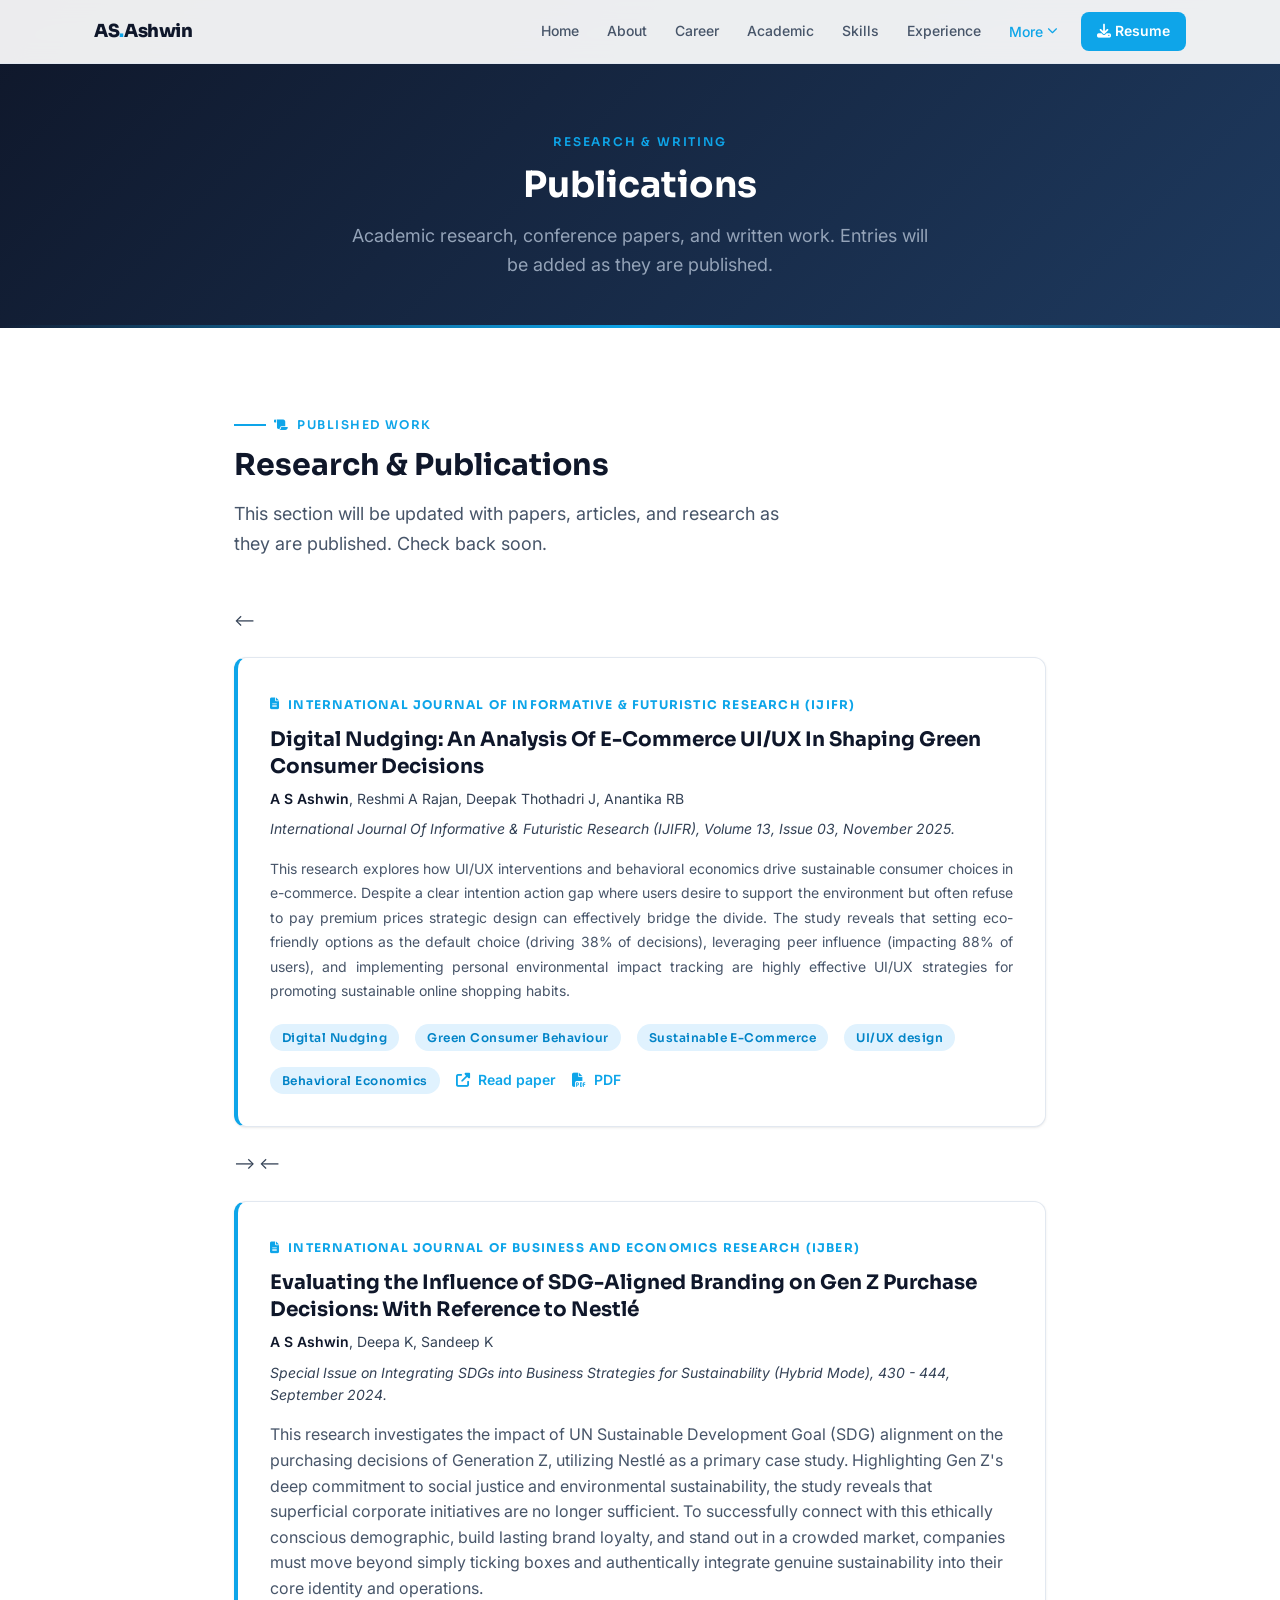
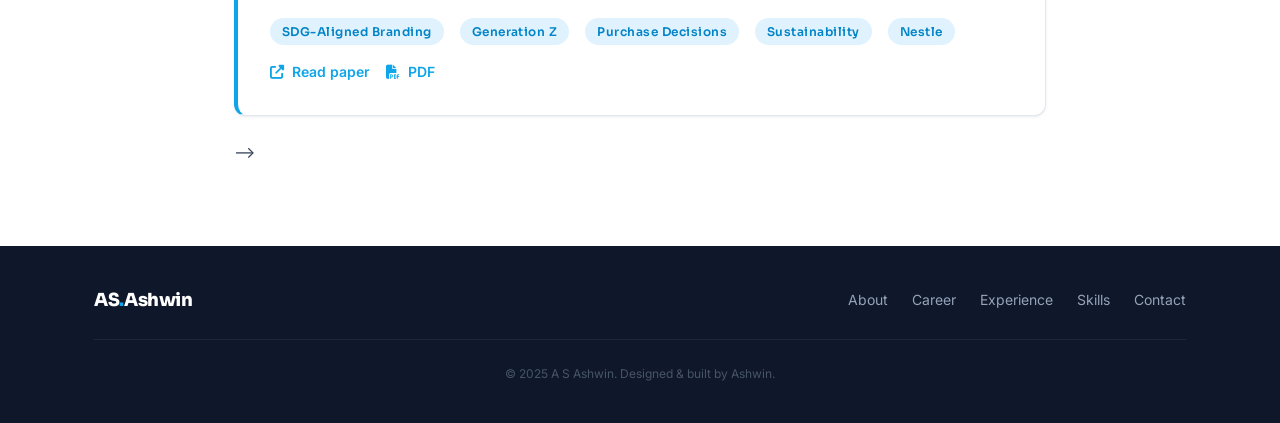
<file: publications.html>
<!DOCTYPE html>
<html lang="en">
<head>
  <meta charset="UTF-8" />
  <meta name="viewport" content="width=device-width, initial-scale=1.0" />
  <title>Publications | A S Ashwin</title>
  <meta name="description" content="Research publications and academic writing by A S Ashwin." />
  <link rel="icon" href="favicon.ico" type="image/x-icon" />
  <link rel="stylesheet" href="https://cdnjs.cloudflare.com/ajax/libs/font-awesome/6.5.1/css/all.min.css" />
  <link rel="stylesheet" href="css/styles.css" />
  <style>
    /* ── Publication entry card ── */
    .pub-card {
      background: var(--white);
      border: 1px solid var(--slate-200);
      border-radius: var(--radius-lg);
      padding: var(--space-8);
      box-shadow: var(--shadow-sm);
      transition: all var(--transition);
      border-left: 4px solid var(--accent);
    }

    .pub-card:hover {
      box-shadow: var(--shadow-lg);
      transform: translateY(-2px);
    }

    .pub-type {
      display: inline-flex;
      align-items: center;
      gap: var(--space-2);
      font-size: var(--text-xs);
      font-weight: 700;
      letter-spacing: 0.1em;
      text-transform: uppercase;
      font-family: var(--font-display);
      color: var(--accent);
      margin-bottom: var(--space-3);
    }

    .pub-title {
      font-family: var(--font-display);
      font-size: var(--text-xl);
      font-weight: 700;
      color: var(--slate-900);
      margin-bottom: var(--space-2);
      line-height: 1.35;
    }

    .pub-authors {
      font-size: var(--text-sm);
      color: var(--slate-500);
      margin-bottom: var(--space-2);
    }

    .pub-journal {
      font-size: var(--text-sm);
      color: var(--slate-500);
      font-style: italic;
      margin-bottom: var(--space-4);
    }

    .pub-abstract {
      font-size: var(--text-sm);
      color: var(--slate-600);
      line-height: 1.75;
      margin-bottom: var(--space-5);
    }

    .pub-footer {
      display: flex;
      align-items: center;
      gap: var(--space-4);
      flex-wrap: wrap;
    }

    .pub-link {
      display: inline-flex;
      align-items: center;
      gap: var(--space-2);
      font-size: var(--text-sm);
      font-weight: 600;
      color: var(--accent);
      text-decoration: none;
      transition: opacity var(--transition);
    }

    .pub-link:hover { opacity: 0.7; }

    /* ── Empty state ── */
    .pub-empty {
      text-align: center;
      padding: var(--space-20) var(--space-8);
      border: 2px dashed var(--slate-200);
      border-radius: var(--radius-xl);
      color: var(--slate-400);
    }

    .pub-empty i {
      font-size: 4rem;
      display: block;
      margin-bottom: var(--space-5);
      opacity: 0.35;
    }

    .pub-empty h3 {
      color: var(--slate-500);
      margin-bottom: var(--space-3);
    }

    .pub-empty p {
      color: var(--slate-400);
      font-size: var(--text-sm);
      max-width: 400px;
      margin-inline: auto;
    }

    .pub-list {
      display: flex;
      flex-direction: column;
      gap: var(--space-6);
    }
  </style>
</head>
<body>
    <nav class="navbar" role="navigation" aria-label="Main navigation">
    <div class="container">
      <a href="index.html" class="nav-brand">AS<span>.</span>Ashwin</a>
      <button class="nav-toggle" id="navToggle" aria-label="Toggle menu" aria-expanded="false">
        <i class="fas fa-bars"></i>
      </button>
      <ul class="nav-links" id="navLinks" role="list">
        <li><a href="index.html">Home</a></li>
        <li><a href="about.html">About</a></li>
        <li><a href="career.html">Career</a></li>
        <li><a href="academic-journey.html">Academic</a></li>
        <li><a href="skills.html">Skills</a></li>
        <li><a href="experience.html">Experience</a></li>
        <li class="nav-dropdown" id="navDropdown">
          <button class="nav-dropdown-toggle" id="navDropdownToggle" aria-haspopup="true" aria-expanded="false">
            More <i class="fas fa-chevron-down"></i>
          </button>
          <div class="nav-dropdown-menu" role="menu">
            <a href="achievements.html" role="menuitem"><i class="fas fa-trophy"></i> Achievements</a>
            <a href="participation.html" role="menuitem"><i class="fas fa-certificate"></i> Participation</a>
            <a href="courses.html" role="menuitem"><i class="fas fa-book-open"></i> Courses</a>
            <a href="publications.html" role="menuitem"><i class="fas fa-scroll"></i> Publications</a>
            <a href="personality.html" role="menuitem"><i class="fas fa-brain"></i> Personality</a>
            <div class="nav-dropdown-divider"></div>
            <a href="contact.html" role="menuitem"><i class="fas fa-paper-plane"></i> Contact</a>
          </div>
        </li>
        <li><a href="26PGDMBFS13_Ashwin A S_IMI Delhi.pdf" class="nav-resume" target="_blank"><i class="fas fa-download"></i> Resume</a></li>
      </ul>
    </div>
  </nav>

  <header class="page-header">
    <div class="container">
      <span class="eyebrow">Research &amp; Writing</span>
      <h1>Publications</h1>
      <p>Academic research, conference papers, and written work. Entries will be added as they are published.</p>
    </div>
  </header>

  <main>
    <section class="section">
      <div class="container" style="max-width: 860px;">
        <p class="section-label reveal"><i class="fas fa-scroll"></i> Published Work</p>
        <h2 class="section-heading reveal">Research &amp; Publications</h2>
        <p class="section-subheading reveal">
          This section will be updated with papers, articles, and research as they are published. Check back soon.
        </p>

        <!-- ──────────────────────────────────────────────────── -->
        <!-- PUBLICATION ENTRIES GO HERE                         -->
        <!-- The empty-state block below will be removed once    -->
        <!-- you add your first <article class="pub-card"> entry -->
        <!-- ──────────────────────────────────────────────────── -->

        <div class="pub-list" id="pubList">

          <!-- ── PUBLICATION CARD TEMPLATE ──────────────────── -->

          <!-- Publication 1 -->
          <--
          <article class="pub-card reveal">
            <p class="pub-type"><i class="fas fa-file-alt"></i> International Journal Of Informative & Futuristic Research (IJIFR)</p>
            <h3 class="pub-title">Digital Nudging: An Analysis Of E-Commerce UI/UX In Shaping Green Consumer Decisions</h3>
            <p class="pub-authors"><strong>A S Ashwin</strong>, Reshmi A Rajan, Deepak Thothadri J, Anantika RB</p>
            <p class="pub-journal"> International Journal Of Informative & Futuristic Research (IJIFR), Volume 13, Issue 03, November 2025.</p>
            <p class="pub-abstract", style="text-align: justify;">
              This research explores how UI/UX interventions and behavioral economics drive sustainable consumer choices in e-commerce. Despite a clear intention action gap where users desire to support the environment but often refuse to pay premium prices strategic design can effectively bridge the divide. The study reveals that setting eco-friendly options as the default choice (driving 38% of decisions), leveraging peer influence (impacting 88% of users), and implementing personal environmental impact tracking are highly effective UI/UX strategies for promoting sustainable online shopping habits.
            </p>
            <div class="pub-footer">
              <span class="tag">Digital Nudging</span>
              <span class="tag">Green Consumer Behaviour</span>
              <span class="tag">Sustainable E-Commerce</span>
              <span class="tag">UI/UX design</span>
              <span class="tag">Behavioral Economics</span>
              <a href="https://doi.org/10.64672/IJIFR/25.11.13.03.010" class="pub-link" target="_blank" rel="noopener"><i class="fas fa-external-link-alt"></i> Read paper</a>
              <a href="https://ijifr.org/pdfsave/23-11-2025539010%20IJIFR-V13-E3%20NOVEMBER%202025.pdf" class="pub-link" target="_blank" rel="noopener"><i class="fas fa-file-pdf"></i> PDF</a>
            </div>
          </article>
          -->

          <!-- Publication 2 -->
          <--
          <article class="pub-card reveal">
            <p class="pub-type"><i class="fas fa-file-alt"></i> International Journal of Business and Economics Research (IJBER)</p>
            <h3 class="pub-title">Evaluating the Influence of SDG-Aligned Branding on Gen Z Purchase Decisions: With Reference to Nestlé</h3>
            <p class="pub-authors"><strong>A S Ashwin</strong>, Deepa K, Sandeep K</p>
            <p class="pub-journal">Special Issue on Integrating SDGs into Business Strategies for Sustainability (Hybrid Mode), 430 - 444, September 2024.</p>
            <p class="pub-abstract, style=text-align: justify;">
              This research investigates the impact of UN Sustainable Development Goal (SDG) alignment on the purchasing decisions of Generation Z, utilizing Nestlé as a primary case study. Highlighting Gen Z's deep commitment to social justice and environmental sustainability, the study reveals that superficial corporate initiatives are no longer sufficient. To successfully connect with this ethically conscious demographic, build lasting brand loyalty, and stand out in a crowded market, companies must move beyond simply ticking boxes and authentically integrate genuine sustainability into their core identity and operations.
            </p>
            <div class="pub-footer">
              <span class="tag">SDG-Aligned Branding</span>
              <span class="tag">Generation Z</span>
              <span class="tag">Purchase Decisions</span>
              <span class="tag">Sustainability</span>
              <span class="tag">Nestle</span>
              <a href="https://drbgrpublications.in/wp-content/uploads/2024/Special-Issue/drbgr-publications-pcas-kasc-2024.pdf" class="pub-link" target="_blank" rel="noopener"><i class="fas fa-external-link-alt"></i> Read paper</a>
              <a href="https://drbgrpublications.in/wp-content/uploads/2024/Special-Issue/drbgr-publications-pcas-kasc-2024.pdf" class="pub-link" target="_blank" rel="noopener"><i class="fas fa-file-pdf"></i> PDF</a>
            </div>
          </article>
          -->
        </div>

      </div>
    </section>
  </main>

    <footer class="footer" role="contentinfo">
    <div class="container">
      <div class="footer-inner">
        <a href="index.html" class="footer-brand">AS<span>.</span>Ashwin</a>
        <nav class="footer-links" aria-label="Footer navigation">
          <a href="about.html">About</a>
          <a href="career.html">Career</a>
          <a href="experience.html">Experience</a>
          <a href="skills.html">Skills</a>
          <a href="contact.html">Contact</a>
        </nav>
      </div>
      <p class="footer-copy">&copy; 2025 A S Ashwin. Designed &amp; built by Ashwin.</p>
    </div>
  </footer>

  
  <button class="scroll-top-btn" id="scrollTopBtn" aria-label="Back to top"><i class="fas fa-chevron-up"></i></button>
  <script>
    const navToggle = document.getElementById('navToggle');
    const navLinks  = document.getElementById('navLinks');
    const navDropdown = document.getElementById('navDropdown');
    const navDropdownToggle = document.getElementById('navDropdownToggle');

    navToggle.addEventListener('click', () => {
      const open = navLinks.classList.toggle('open');
      navToggle.setAttribute('aria-expanded', open);
      navToggle.querySelector('i').className = open ? 'fas fa-times' : 'fas fa-bars';
    });

    navDropdownToggle.addEventListener('click', (e) => {
      e.stopPropagation();
      const open = navDropdown.classList.toggle('open');
      navDropdownToggle.setAttribute('aria-expanded', open);
    });

    document.addEventListener('click', (e) => {
      if (!navDropdown.contains(e.target)) navDropdown.classList.remove('open');
    });

    const page = window.location.pathname.split('/').pop() || 'index.html';
    document.querySelectorAll('.nav-links a, .nav-dropdown-menu a').forEach(a => {
      if (a.getAttribute('href') === page) {
        a.classList.add('active');
        const dd = a.closest('.nav-dropdown');
        if (dd) dd.querySelector('.nav-dropdown-toggle').style.color = 'var(--accent)';
      }
    });

    const scrollBtn = document.getElementById('scrollTopBtn');
    if (scrollBtn) {
      window.addEventListener('scroll', () => scrollBtn.classList.toggle('visible', window.scrollY > 400));
      scrollBtn.addEventListener('click', () => window.scrollTo({ top: 0, behavior: 'smooth' }));
    }

    const obs = new IntersectionObserver(es => es.forEach(e => { if(e.isIntersecting) e.target.classList.add('visible'); }), {threshold:0.1});
    document.querySelectorAll('.reveal').forEach(el => obs.observe(el));
  </script>
</body>
</html>
</file>
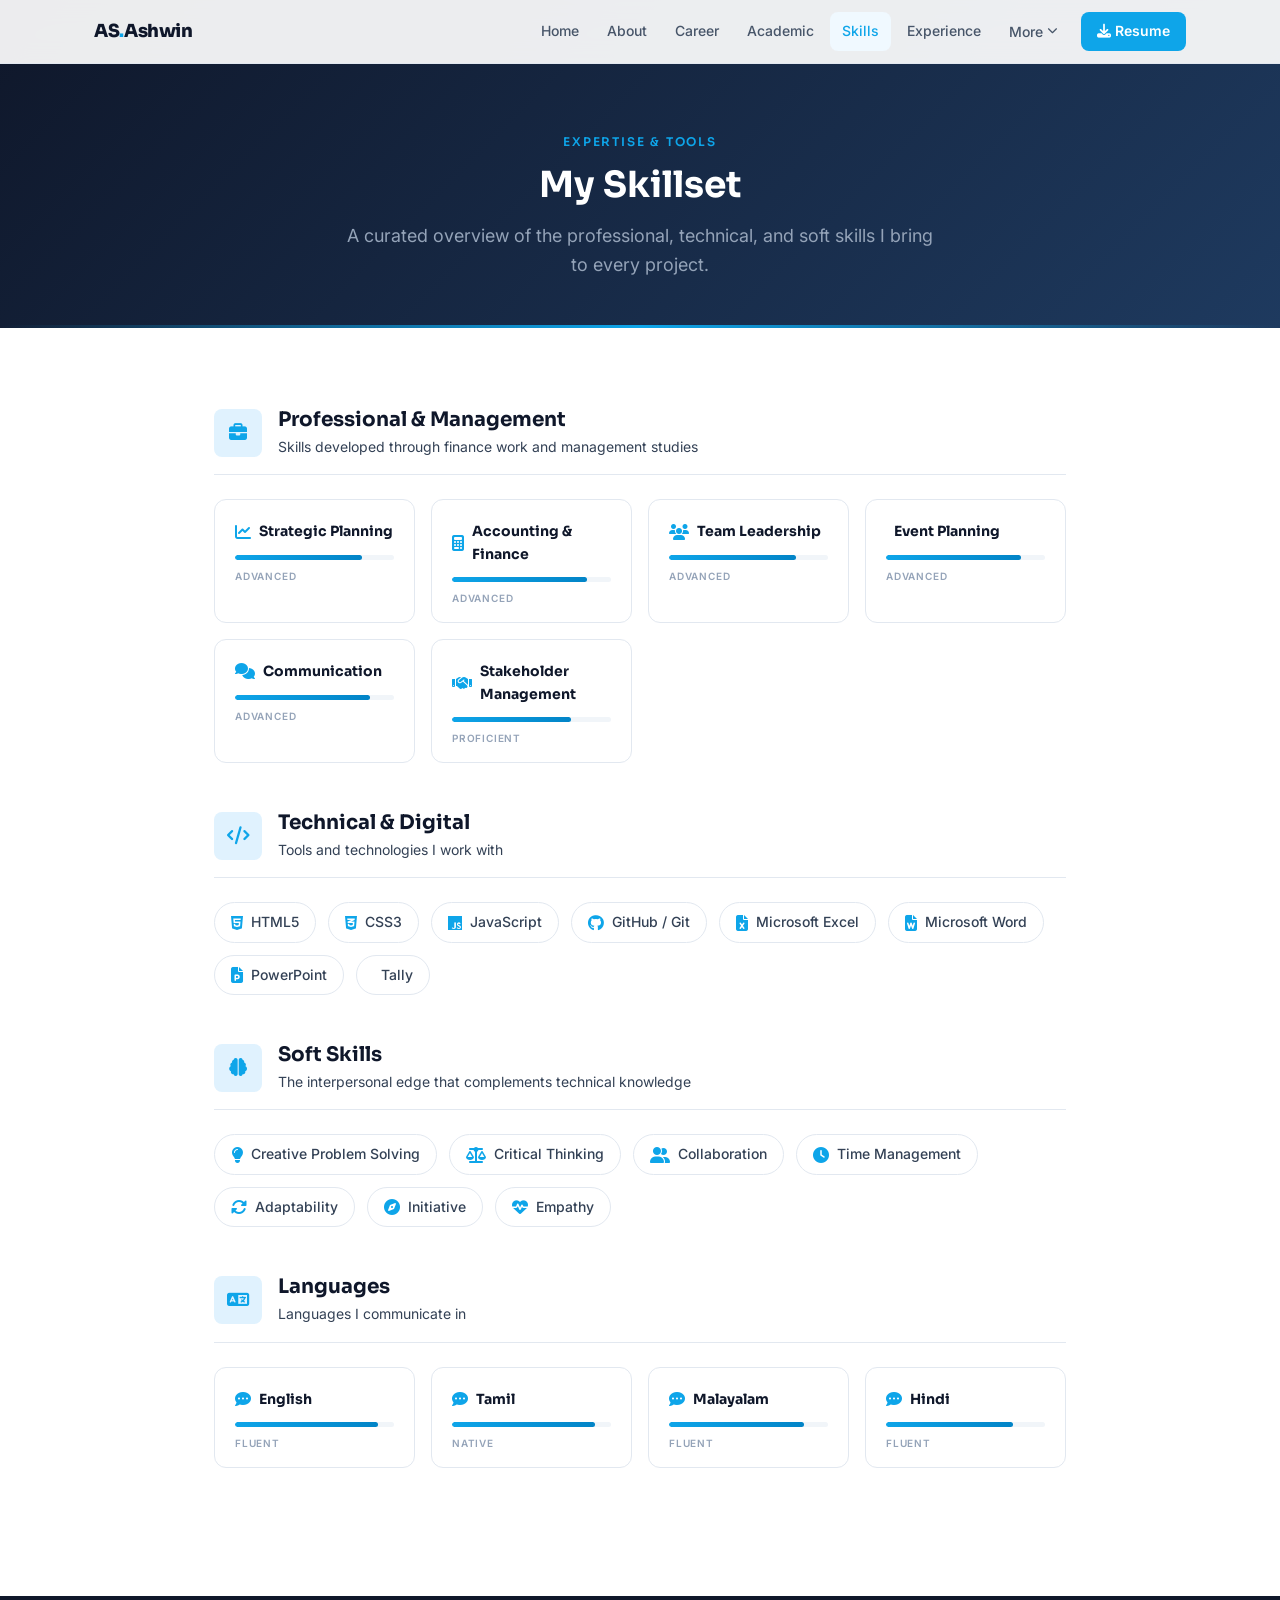
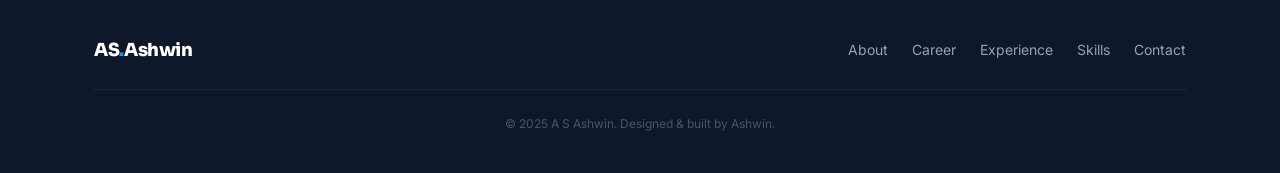
<file: skills.html>
<!DOCTYPE html>
<html lang="en">
<head>
  <meta charset="UTF-8" />
  <meta name="viewport" content="width=device-width, initial-scale=1.0" />
  <title>Skills | A S Ashwin</title>
  <meta name="description" content="A S Ashwin's skills, tools, and areas of expertise." />
  <link rel="icon" href="favicon.ico" type="image/x-icon" />
  <link rel="stylesheet" href="https://cdnjs.cloudflare.com/ajax/libs/font-awesome/6.5.1/css/all.min.css" />
  <link rel="stylesheet" href="css/styles.css" />
  <style>
    /* ── Skill category block ── */
    .skill-category {
      margin-bottom: var(--space-12);
    }

    .skill-category-header {
      display: flex;
      align-items: center;
      gap: var(--space-4);
      margin-bottom: var(--space-6);
      padding-bottom: var(--space-4);
      border-bottom: 1px solid var(--slate-200);
    }

    .skill-cat-icon {
      width: 3rem;
      height: 3rem;
      background: var(--accent-light);
      border-radius: var(--radius-md);
      display: flex;
      align-items: center;
      justify-content: center;
      color: var(--accent);
      font-size: var(--text-lg);
      flex-shrink: 0;
    }

    .skill-cat-title {
      font-family: var(--font-display);
      font-size: var(--text-xl);
      font-weight: 700;
      color: var(--slate-900);
    }

    .skill-cat-sub {
      font-size: var(--text-sm);
      color: var(--slate-500);
      margin-top: var(--space-1);
    }

    /* ── Skill proficiency cards ── */
    .skill-prof-grid {
      display: grid;
      grid-template-columns: repeat(auto-fill, minmax(200px, 1fr));
      gap: var(--space-4);
    }

    .skill-prof-card {
      background: var(--white);
      border: 1px solid var(--slate-200);
      border-radius: var(--radius-lg);
      padding: var(--space-5) var(--space-5) var(--space-4);
      transition: all var(--transition);
    }

    .skill-prof-card:hover {
      border-color: var(--accent);
      box-shadow: var(--shadow-md);
    }

    .skill-prof-name {
      font-family: var(--font-display);
      font-size: var(--text-sm);
      font-weight: 700;
      color: var(--slate-900);
      margin-bottom: var(--space-3);
      display: flex;
      align-items: center;
      gap: var(--space-2);
    }

    .skill-prof-name i { color: var(--accent); font-size: var(--text-base); }

    .skill-bar-track {
      background: var(--slate-100);
      border-radius: var(--radius-full);
      height: 5px;
      overflow: hidden;
    }

    .skill-bar-fill {
      height: 100%;
      border-radius: var(--radius-full);
      background: linear-gradient(90deg, var(--accent), var(--accent-dark));
      transition: width 1.2s cubic-bezier(.4,0,.2,1);
      width: 0;
    }

    .skill-level {
      font-size: 10px;
      color: var(--slate-400);
      font-weight: 600;
      text-transform: uppercase;
      letter-spacing: 0.08em;
      margin-top: var(--space-2);
    }
  </style>
</head>
<body>
    <nav class="navbar" role="navigation" aria-label="Main navigation">
    <div class="container">
      <a href="index.html" class="nav-brand">AS<span>.</span>Ashwin</a>
      <button class="nav-toggle" id="navToggle" aria-label="Toggle menu" aria-expanded="false">
        <i class="fas fa-bars"></i>
      </button>
      <ul class="nav-links" id="navLinks" role="list">
        <li><a href="index.html">Home</a></li>
        <li><a href="about.html">About</a></li>
        <li><a href="career.html">Career</a></li>
        <li><a href="academic-journey.html">Academic</a></li>
        <li><a href="skills.html">Skills</a></li>
        <li><a href="experience.html">Experience</a></li>
        <li class="nav-dropdown" id="navDropdown">
          <button class="nav-dropdown-toggle" id="navDropdownToggle" aria-haspopup="true" aria-expanded="false">
            More <i class="fas fa-chevron-down"></i>
          </button>
          <div class="nav-dropdown-menu" role="menu">
            <a href="achievements.html" role="menuitem"><i class="fas fa-trophy"></i> Achievements</a>
            <a href="participation.html" role="menuitem"><i class="fas fa-certificate"></i> Participation</a>
            <a href="courses.html" role="menuitem"><i class="fas fa-book-open"></i> Courses</a>
            <a href="publications.html" role="menuitem"><i class="fas fa-scroll"></i> Publications</a>
            <a href="personality.html" role="menuitem"><i class="fas fa-brain"></i> Personality</a>
            <div class="nav-dropdown-divider"></div>
            <a href="contact.html" role="menuitem"><i class="fas fa-paper-plane"></i> Contact</a>
          </div>
        </li>
        <li><a href="26PGDMBFS13_Ashwin A S_IMI Delhi.pdf" class="nav-resume" target="_blank"><i class="fas fa-download"></i> Resume</a></li>
      </ul>
    </div>
  </nav>

  <header class="page-header">
    <div class="container">
      <span class="eyebrow">Expertise &amp; Tools</span>
      <h1>My Skillset</h1>
      <p>A curated overview of the professional, technical, and soft skills I bring to every project.</p>
    </div>
  </header>

  <main>
    <section class="section">
      <div class="container" style="max-width: 900px;">

        <!-- ── Professional & Management Skills ── -->
        <div class="skill-category reveal">
          <div class="skill-category-header">
            <div class="skill-cat-icon"><i class="fas fa-briefcase" aria-hidden="true"></i></div>
            <div>
              <h2 class="skill-cat-title">Professional &amp; Management</h2>
              <p class="skill-cat-sub">Skills developed through finance work and management studies</p>
            </div>
          </div>
          <div class="skill-prof-grid">
            <div class="skill-prof-card">
              <p class="skill-prof-name"><i class="fas fa-chart-line"></i> Strategic Planning</p>
              <div class="skill-bar-track"><div class="skill-bar-fill" data-width="80"></div></div>
              <p class="skill-level">Advanced</p>
            </div>
            <div class="skill-prof-card">
              <p class="skill-prof-name"><i class="fas fa-calculator"></i> Accounting &amp; Finance</p>
              <div class="skill-bar-track"><div class="skill-bar-fill" data-width="85"></div></div>
              <p class="skill-level">Advanced</p>
            </div>
            <div class="skill-prof-card">
              <p class="skill-prof-name"><i class="fas fa-users"></i> Team Leadership</p>
              <div class="skill-bar-track"><div class="skill-bar-fill" data-width="80"></div></div>
              <p class="skill-level">Advanced</p>
            </div>
            <div class="skill-prof-card">
              <p class="skill-prof-name"><i class="fas fa-map-marker-check"></i> Event Planning</p>
              <div class="skill-bar-track"><div class="skill-bar-fill" data-width="85"></div></div>
              <p class="skill-level">Advanced</p>
            </div>
            <div class="skill-prof-card">
              <p class="skill-prof-name"><i class="fas fa-comments"></i> Communication</p>
              <div class="skill-bar-track"><div class="skill-bar-fill" data-width="85"></div></div>
              <p class="skill-level">Advanced</p>
            </div>
            <div class="skill-prof-card">
              <p class="skill-prof-name"><i class="fas fa-handshake"></i> Stakeholder Management</p>
              <div class="skill-bar-track"><div class="skill-bar-fill" data-width="75"></div></div>
              <p class="skill-level">Proficient</p>
            </div>
          </div>
        </div>

        <!-- ── Technical & Digital Skills ── -->
        <div class="skill-category reveal">
          <div class="skill-category-header">
            <div class="skill-cat-icon"><i class="fas fa-code" aria-hidden="true"></i></div>
            <div>
              <h2 class="skill-cat-title">Technical &amp; Digital</h2>
              <p class="skill-cat-sub">Tools and technologies I work with</p>
            </div>
          </div>
          <div class="skill-grid">
            <span class="skill-tag"><i class="fab fa-html5"></i> HTML5</span>
            <span class="skill-tag"><i class="fab fa-css3-alt"></i> CSS3</span>
            <span class="skill-tag"><i class="fab fa-js"></i> JavaScript</span>
            <span class="skill-tag"><i class="fab fa-github"></i> GitHub / Git</span>
            <span class="skill-tag"><i class="fas fa-file-excel"></i> Microsoft Excel</span>
            <span class="skill-tag"><i class="fas fa-file-word"></i> Microsoft Word</span>
            <span class="skill-tag"><i class="fas fa-file-powerpoint"></i> PowerPoint</span>
            <span class="skill-tag"><i class="fas fa-tally"></i> Tally</span>
            <!-- Add more technical skills here -->
          </div>
        </div>

        <!-- ── Soft Skills ── -->
        <div class="skill-category reveal">
          <div class="skill-category-header">
            <div class="skill-cat-icon"><i class="fas fa-brain" aria-hidden="true"></i></div>
            <div>
              <h2 class="skill-cat-title">Soft Skills</h2>
              <p class="skill-cat-sub">The interpersonal edge that complements technical knowledge</p>
            </div>
          </div>
          <div class="skill-grid">
            <span class="skill-tag"><i class="fas fa-lightbulb"></i> Creative Problem Solving</span>
            <span class="skill-tag"><i class="fas fa-balance-scale"></i> Critical Thinking</span>
            <span class="skill-tag"><i class="fas fa-user-friends"></i> Collaboration</span>
            <span class="skill-tag"><i class="fas fa-clock"></i> Time Management</span>
            <span class="skill-tag"><i class="fas fa-sync-alt"></i> Adaptability</span>
            <span class="skill-tag"><i class="fas fa-compass"></i> Initiative</span>
            <span class="skill-tag"><i class="fas fa-heartbeat"></i> Empathy</span>
            <!-- Add more soft skills here -->
          </div>
        </div>

        <!-- ── Languages ── -->
        <div class="skill-category reveal">
          <div class="skill-category-header">
            <div class="skill-cat-icon"><i class="fas fa-language" aria-hidden="true"></i></div>
            <div>
              <h2 class="skill-cat-title">Languages</h2>
              <p class="skill-cat-sub">Languages I communicate in</p>
            </div>
          </div>
          <div class="skill-prof-grid">
            <div class="skill-prof-card">
              <p class="skill-prof-name"><i class="fas fa-comment-dots"></i> English</p>
              <div class="skill-bar-track"><div class="skill-bar-fill" data-width="90"></div></div>
              <p class="skill-level">Fluent</p>
            </div>
            <div class="skill-prof-card">
              <p class="skill-prof-name"><i class="fas fa-comment-dots"></i> Tamil</p>
              <div class="skill-bar-track"><div class="skill-bar-fill" data-width="90"></div></div>
              <p class="skill-level">Native</p>
            </div>
            <div class="skill-prof-card">
              <p class="skill-prof-name"><i class="fas fa-comment-dots"></i> Malayalam</p>
              <div class="skill-bar-track"><div class="skill-bar-fill" data-width="85"></div></div>
              <p class="skill-level">Fluent</p>
            </div>
            <div class="skill-prof-card">
              <p class="skill-prof-name"><i class="fas fa-comment-dots"></i> Hindi</p>
              <div class="skill-bar-track"><div class="skill-bar-fill" data-width="80"></div></div>
              <p class="skill-level">Fluent</p>
            </div>
            <!-- Add more languages here -->
          </div>
        </div>

      </div>
    </section>
  </main>

    <footer class="footer" role="contentinfo">
    <div class="container">
      <div class="footer-inner">
        <a href="index.html" class="footer-brand">AS<span>.</span>Ashwin</a>
        <nav class="footer-links" aria-label="Footer navigation">
          <a href="about.html">About</a>
          <a href="career.html">Career</a>
          <a href="experience.html">Experience</a>
          <a href="skills.html">Skills</a>
          <a href="contact.html">Contact</a>
        </nav>
      </div>
      <p class="footer-copy">&copy; 2025 A S Ashwin. Designed &amp; built by Ashwin.</p>
    </div>
  </footer>

  
  <button class="scroll-top-btn" id="scrollTopBtn" aria-label="Back to top"><i class="fas fa-chevron-up"></i></button>
  <script>
    const navToggle = document.getElementById('navToggle');
    const navLinks  = document.getElementById('navLinks');
    const navDropdown = document.getElementById('navDropdown');
    const navDropdownToggle = document.getElementById('navDropdownToggle');

    navToggle.addEventListener('click', () => {
      const open = navLinks.classList.toggle('open');
      navToggle.setAttribute('aria-expanded', open);
      navToggle.querySelector('i').className = open ? 'fas fa-times' : 'fas fa-bars';
    });

    navDropdownToggle.addEventListener('click', (e) => {
      e.stopPropagation();
      const open = navDropdown.classList.toggle('open');
      navDropdownToggle.setAttribute('aria-expanded', open);
    });

    document.addEventListener('click', (e) => {
      if (!navDropdown.contains(e.target)) navDropdown.classList.remove('open');
    });

    const page = window.location.pathname.split('/').pop() || 'index.html';
    document.querySelectorAll('.nav-links a, .nav-dropdown-menu a').forEach(a => {
      if (a.getAttribute('href') === page) {
        a.classList.add('active');
        const dd = a.closest('.nav-dropdown');
        if (dd) dd.querySelector('.nav-dropdown-toggle').style.color = 'var(--accent)';
      }
    });

    const scrollBtn = document.getElementById('scrollTopBtn');
    if (scrollBtn) {
      window.addEventListener('scroll', () => scrollBtn.classList.toggle('visible', window.scrollY > 400));
      scrollBtn.addEventListener('click', () => window.scrollTo({ top: 0, behavior: 'smooth' }));
    }

    // ── Animate skill bars on scroll ──
    const barObs = new IntersectionObserver(entries => {
      entries.forEach(entry => {
        if (entry.isIntersecting) {
          entry.target.querySelectorAll('.skill-bar-fill').forEach(bar => {
            bar.style.width = bar.dataset.width + '%';
          });
        }
      });
    }, { threshold: 0.2 });
    document.querySelectorAll('.skill-category').forEach(cat => barObs.observe(cat));

    const obs = new IntersectionObserver(es => es.forEach(e => { if(e.isIntersecting) e.target.classList.add('visible'); }), {threshold:0.1});
    document.querySelectorAll('.reveal').forEach(el => obs.observe(el));
  </script>
</body>
</html>
</file>
<file: css/styles.css>
/* ============================================================
   A S Ashwin Portfolio — styles.css
   Shared across all 11 pages
   ============================================================ */

/* ── Google Fonts ─────────────────────────────────────────── */
@import url('https://fonts.googleapis.com/css2?family=Sora:wght@300;400;600;700;800&family=Inter:wght@300;400;500;600&display=swap');

/* ── Design Tokens ────────────────────────────────────────── */
:root {
  /* Colors */
  --slate-900:   #0F172A;
  --slate-700:   #334155;
  --slate-600:   #475569;
  --slate-400:   #94A3B8;
  --slate-200:   #E2E8F0;
  --slate-100:   #F1F5F9;
  --slate-50:    #F8FAFC;
  --white:       #FFFFFF;
  --accent:      #0EA5E9;
  --accent-dark: #0284C7;
  --accent-light:#E0F2FE;
  --accent-pale: #F0F9FF;

  /* Typography */
  --font-display: 'Sora', sans-serif;
  --font-body:    'Inter', sans-serif;

  /* Type Scale */
  --text-xs:   0.75rem;
  --text-sm:   0.875rem;
  --text-base: 1rem;
  --text-lg:   1.125rem;
  --text-xl:   1.25rem;
  --text-2xl:  1.5rem;
  --text-3xl:  1.875rem;
  --text-4xl:  2.25rem;
  --text-5xl:  3rem;
  --text-6xl:  3.75rem;

  /* Spacing */
  --space-1:  0.25rem;
  --space-2:  0.5rem;
  --space-3:  0.75rem;
  --space-4:  1rem;
  --space-5:  1.25rem;
  --space-6:  1.5rem;
  --space-8:  2rem;
  --space-10: 2.5rem;
  --space-12: 3rem;
  --space-16: 4rem;
  --space-20: 5rem;
  --space-24: 6rem;

  /* Shadows */
  --shadow-sm:  0 1px 3px 0 rgb(0 0 0 / 0.07), 0 1px 2px -1px rgb(0 0 0 / 0.07);
  --shadow-md:  0 4px 6px -1px rgb(0 0 0 / 0.07), 0 2px 4px -2px rgb(0 0 0 / 0.07);
  --shadow-lg:  0 10px 15px -3px rgb(0 0 0 / 0.08), 0 4px 6px -4px rgb(0 0 0 / 0.08);
  --shadow-xl:  0 20px 25px -5px rgb(0 0 0 / 0.08), 0 8px 10px -6px rgb(0 0 0 / 0.08);

  /* Borders */
  --radius-sm:  0.375rem;
  --radius-md:  0.5rem;
  --radius-lg:  0.75rem;
  --radius-xl:  1rem;
  --radius-full: 9999px;

  /* Nav height */
  --nav-height: 4rem;

  /* Transition */
  --transition: 0.2s ease;
}

/* ── Reset & Base ─────────────────────────────────────────── */
*, *::before, *::after { box-sizing: border-box; margin: 0; padding: 0; }

html { scroll-behavior: smooth; font-size: 16px; }

body {
  font-family: var(--font-body);
  background-color: var(--white);
  color: var(--slate-700);
  line-height: 1.6;
  -webkit-font-smoothing: antialiased;
}

img { max-width: 100%; display: block; }
a  { color: inherit; text-decoration: none; }
ul { list-style: none; }

/* ── Layout Utilities ─────────────────────────────────────── */
.container {
  width: 100%;
  max-width: 1140px;
  margin-inline: auto;
  padding-inline: var(--space-6);
}

.section {
  padding-block: var(--space-20);
}

.section--alt {
  background-color: var(--slate-50);
}

/* ── Typography ───────────────────────────────────────────── */
h1, h2, h3, h4, h5 {
  font-family: var(--font-display);
  color: var(--slate-900);
  line-height: 1.2;
  font-weight: 700;
}

h1 { font-size: var(--text-5xl); }
h2 { font-size: var(--text-3xl); }
h3 { font-size: var(--text-xl); }
h4 { font-size: var(--text-lg); }

p { margin-bottom: var(--space-4); color: var(--slate-600); }
p:last-child { margin-bottom: 0; }

strong { color: var(--slate-900); font-weight: 600; }

/* ── Page Header (inner pages) ────────────────────────────── */
.page-header {
  padding-top: calc(var(--nav-height) + var(--space-16));
  padding-bottom: var(--space-12);
  background: linear-gradient(135deg, var(--slate-900) 0%, #1e3a5f 100%);
  text-align: center;
  position: relative;
  overflow: hidden;
}

.page-header::after {
  content: '';
  position: absolute;
  bottom: 0; left: 0; right: 0;
  height: 3px;
  background: linear-gradient(90deg, transparent, var(--accent), transparent);
}

.page-header .eyebrow {
  display: inline-block;
  font-size: var(--text-xs);
  font-weight: 600;
  letter-spacing: 0.15em;
  text-transform: uppercase;
  color: var(--accent);
  margin-bottom: var(--space-3);
  font-family: var(--font-display);
}

.page-header h1 {
  color: var(--white);
  font-size: var(--text-4xl);
  margin-bottom: var(--space-4);
}

.page-header p {
  color: var(--slate-400);
  font-size: var(--text-lg);
  max-width: 600px;
  margin-inline: auto;
}

/* ── Section Labels ───────────────────────────────────────── */
.section-label {
  display: inline-flex;
  align-items: center;
  gap: var(--space-2);
  font-size: var(--text-xs);
  font-weight: 600;
  letter-spacing: 0.12em;
  text-transform: uppercase;
  color: var(--accent);
  font-family: var(--font-display);
  margin-bottom: var(--space-3);
}

.section-label::before {
  content: '';
  display: block;
  width: 2rem;
  height: 2px;
  background-color: var(--accent);
  flex-shrink: 0;
}

.section-heading {
  font-size: var(--text-3xl);
  color: var(--slate-900);
  margin-bottom: var(--space-4);
}

.section-subheading {
  font-size: var(--text-lg);
  color: var(--slate-600);
  max-width: 580px;
  margin-bottom: var(--space-12);
  line-height: 1.7;
}

/* ── Buttons ──────────────────────────────────────────────── */
.btn {
  display: inline-flex;
  align-items: center;
  gap: var(--space-2);
  padding: var(--space-3) var(--space-6);
  border-radius: var(--radius-md);
  font-family: var(--font-display);
  font-size: var(--text-sm);
  font-weight: 600;
  cursor: pointer;
  transition: all var(--transition);
  border: none;
  text-decoration: none;
  line-height: 1;
}

.btn-primary {
  background-color: var(--accent);
  color: var(--white);
}
.btn-primary:hover {
  background-color: var(--accent-dark);
  transform: translateY(-1px);
  box-shadow: 0 4px 12px rgb(14 165 233 / 0.35);
}

.btn-outline {
  background-color: transparent;
  color: var(--accent);
  border: 1.5px solid var(--accent);
}
.btn-outline:hover {
  background-color: var(--accent-pale);
  transform: translateY(-1px);
}

.btn-ghost {
  background-color: transparent;
  color: var(--slate-700);
  border: 1.5px solid var(--slate-200);
}
.btn-ghost:hover {
  background-color: var(--slate-100);
  transform: translateY(-1px);
}

/* ── Cards ────────────────────────────────────────────────── */
.card {
  background: var(--white);
  border-radius: var(--radius-lg);
  box-shadow: var(--shadow-md);
  border: 1px solid var(--slate-200);
  padding: var(--space-8);
  transition: box-shadow var(--transition), transform var(--transition);
}

.card:hover {
  box-shadow: var(--shadow-xl);
  transform: translateY(-2px);
}

/* ── Tags / Badges ────────────────────────────────────────── */
.tag {
  display: inline-block;
  padding: var(--space-1) var(--space-3);
  background-color: var(--accent-light);
  color: var(--accent-dark);
  border-radius: var(--radius-full);
  font-size: var(--text-xs);
  font-weight: 600;
  font-family: var(--font-display);
  letter-spacing: 0.04em;
}

.tag-slate {
  background-color: var(--slate-100);
  color: var(--slate-600);
}

/* ── Timeline (career / academic pages) ──────────────────── */
.timeline {
  position: relative;
  padding-left: var(--space-12);
}

.timeline::before {
  content: '';
  position: absolute;
  left: 0;
  top: 0.5rem;
  bottom: 0;
  width: 2px;
  background: linear-gradient(180deg, var(--accent) 0%, var(--slate-200) 100%);
  border-radius: var(--radius-full);
}

.timeline-item {
  position: relative;
  margin-bottom: var(--space-12);
}

.timeline-item:last-child {
  margin-bottom: 0;
}

.timeline-item::before {
  content: '';
  position: absolute;
  left: calc(-1 * var(--space-12) + var(--space-2) * -0.5);
  top: 0.45rem;
  width: 0.65rem;
  height: 0.65rem;
  background-color: var(--accent);
  border-radius: var(--radius-full);
  border: 2px solid var(--white);
  box-shadow: 0 0 0 2px var(--accent);
}

.timeline-date {
  font-size: var(--text-xs);
  font-weight: 600;
  letter-spacing: 0.1em;
  text-transform: uppercase;
  color: var(--accent);
  font-family: var(--font-display);
  margin-bottom: var(--space-2);
}

.timeline-title {
  font-size: var(--text-xl);
  color: var(--slate-900);
  margin-bottom: var(--space-1);
}

.timeline-org {
  font-size: var(--text-sm);
  color: var(--slate-500);
  font-weight: 500;
  margin-bottom: var(--space-3);
}

.timeline-body {
  font-size: var(--text-base);
  color: var(--slate-600);
  line-height: 1.7;
}

.timeline-body ul {
  list-style: disc;
  padding-left: var(--space-5);
  margin-top: var(--space-2);
}

.timeline-body ul li {
  margin-bottom: var(--space-1);
}

/* ── Grid helpers ─────────────────────────────────────────── */
.grid-2 {
  display: grid;
  grid-template-columns: repeat(2, 1fr);
  gap: var(--space-8);
}

.grid-3 {
  display: grid;
  grid-template-columns: repeat(3, 1fr);
  gap: var(--space-8);
}

/* ── Navigation ───────────────────────────────────────────── */
.navbar {
  position: fixed;
  top: 0; left: 0; right: 0;
  height: var(--nav-height);
  background: rgba(255, 255, 255, 0.92);
  backdrop-filter: blur(12px);
  -webkit-backdrop-filter: blur(12px);
  border-bottom: 1px solid var(--slate-200);
  z-index: 1000;
  display: flex;
  align-items: center;
}

.navbar .container {
  display: flex;
  align-items: center;
  justify-content: space-between;
  height: 100%;
}

.nav-brand {
  font-family: var(--font-display);
  font-size: var(--text-lg);
  font-weight: 800;
  color: var(--slate-900);
  letter-spacing: -0.02em;
}

.nav-brand span { color: var(--accent); }

.nav-links {
  display: flex;
  align-items: center;
  gap: var(--space-1);
}

.nav-links a {
  display: block;
  padding: var(--space-2) var(--space-3);
  font-size: var(--text-sm);
  font-weight: 500;
  color: var(--slate-600);
  border-radius: var(--radius-md);
  transition: color var(--transition), background-color var(--transition);
  white-space: nowrap;
}

.nav-links a:hover,
.nav-links a.active {
  color: var(--accent);
  background-color: var(--accent-pale);
}

.nav-resume {
  padding: var(--space-2) var(--space-4) !important;
  background-color: var(--accent) !important;
  color: var(--white) !important;
  border-radius: var(--radius-md) !important;
  font-weight: 600 !important;
  margin-left: var(--space-2) !important;
}

.nav-resume:hover {
  background-color: var(--accent-dark) !important;
  color: var(--white) !important;
}

.nav-toggle {
  display: none;
  background: none;
  border: none;
  cursor: pointer;
  padding: var(--space-2);
  color: var(--slate-900);
  font-size: var(--text-xl);
}

/* ── Footer ───────────────────────────────────────────────── */
.footer {
  background-color: var(--slate-900);
  color: var(--slate-400);
  padding-block: var(--space-10);
}

.footer-inner {
  display: flex;
  align-items: center;
  justify-content: space-between;
  flex-wrap: wrap;
  gap: var(--space-4);
}

.footer-brand {
  font-family: var(--font-display);
  font-size: var(--text-lg);
  font-weight: 800;
  color: var(--white);
  letter-spacing: -0.02em;
}

.footer-brand span { color: var(--accent); }

.footer-links {
  display: flex;
  gap: var(--space-6);
}

.footer-links a {
  font-size: var(--text-sm);
  color: var(--slate-400);
  transition: color var(--transition);
}

.footer-links a:hover { color: var(--accent); }

.footer-copy {
  font-size: var(--text-xs);
  color: var(--slate-600);
  width: 100%;
  text-align: center;
  margin-top: var(--space-6);
  padding-top: var(--space-6);
  border-top: 1px solid rgba(255,255,255,0.07);
}

/* ── Reveal Animation ─────────────────────────────────────── */
.reveal {
  opacity: 0;
  transform: translateY(1.5rem);
  transition: opacity 0.55s ease, transform 0.55s ease;
}

.reveal.visible {
  opacity: 1;
  transform: translateY(0);
}

/* ── Skill Bars / Tags ────────────────────────────────────── */
.skill-grid {
  display: flex;
  flex-wrap: wrap;
  gap: var(--space-3);
}

.skill-tag {
  display: inline-flex;
  align-items: center;
  gap: var(--space-2);
  padding: var(--space-2) var(--space-4);
  background: var(--white);
  border: 1.5px solid var(--slate-200);
  border-radius: var(--radius-full);
  font-size: var(--text-sm);
  font-weight: 500;
  color: var(--slate-700);
  transition: all var(--transition);
}

.skill-tag:hover {
  border-color: var(--accent);
  color: var(--accent);
  background: var(--accent-pale);
}

.skill-tag i {
  font-size: var(--text-base);
  color: var(--accent);
}

/* ── Certificate / Achievement Cards ─────────────────────── */
.cert-card {
  background: var(--white);
  border: 1px solid var(--slate-200);
  border-radius: var(--radius-lg);
  padding: var(--space-6);
  transition: all var(--transition);
  display: flex;
  flex-direction: column;
  gap: var(--space-3);
  box-shadow: var(--shadow-sm);
}

.cert-card:hover {
  border-color: var(--accent);
  box-shadow: var(--shadow-lg);
  transform: translateY(-2px);
}

.cert-icon {
  width: 3rem;
  height: 3rem;
  background: var(--accent-light);
  border-radius: var(--radius-md);
  display: flex;
  align-items: center;
  justify-content: center;
  font-size: var(--text-xl);
  color: var(--accent);
}

.cert-title {
  font-family: var(--font-display);
  font-size: var(--text-base);
  font-weight: 600;
  color: var(--slate-900);
  line-height: 1.3;
}

.cert-meta {
  font-size: var(--text-xs);
  color: var(--slate-500);
  font-weight: 500;
}

/* ── Contact Page ─────────────────────────────────────────── */
.contact-link-card {
  display: flex;
  align-items: center;
  gap: var(--space-5);
  padding: var(--space-6) var(--space-8);
  background: var(--white);
  border: 1px solid var(--slate-200);
  border-radius: var(--radius-lg);
  transition: all var(--transition);
  box-shadow: var(--shadow-sm);
  text-decoration: none;
}

.contact-link-card:hover {
  border-color: var(--accent);
  transform: translateX(var(--space-2));
  box-shadow: var(--shadow-lg);
}

.contact-link-icon {
  width: 3.5rem;
  height: 3.5rem;
  background: var(--accent-light);
  border-radius: var(--radius-lg);
  display: flex;
  align-items: center;
  justify-content: center;
  font-size: var(--text-xl);
  color: var(--accent);
  flex-shrink: 0;
}

.contact-link-text strong {
  display: block;
  font-size: var(--text-base);
  color: var(--slate-900);
  font-weight: 600;
}

.contact-link-text span {
  font-size: var(--text-sm);
  color: var(--slate-500);
}

/* ── Publication placeholder ──────────────────────────────── */
.pub-placeholder {
  border: 2px dashed var(--slate-200);
  border-radius: var(--radius-lg);
  padding: var(--space-12);
  text-align: center;
  color: var(--slate-400);
  font-size: var(--text-base);
}

.pub-placeholder i {
  font-size: var(--text-4xl);
  margin-bottom: var(--space-4);
  display: block;
  opacity: 0.4;
}

/* ── Stats row ────────────────────────────────────────────── */
.stats-row {
  display: flex;
  gap: var(--space-8);
  flex-wrap: wrap;
}

.stat-item { text-align: center; }

.stat-number {
  display: block;
  font-family: var(--font-display);
  font-size: var(--text-4xl);
  font-weight: 800;
  color: var(--slate-900);
  line-height: 1;
  margin-bottom: var(--space-1);
}

.stat-label {
  font-size: var(--text-xs);
  text-transform: uppercase;
  letter-spacing: 0.1em;
  color: var(--slate-400);
  font-weight: 600;
}

/* ── Mobile ───────────────────────────────────────────────── */
@media (max-width: 768px) {
  h1 { font-size: var(--text-4xl); }
  h2 { font-size: var(--text-2xl); }

  .nav-links {
    display: none;
    position: absolute;
    top: var(--nav-height);
    left: 0; right: 0;
    background: var(--white);
    flex-direction: column;
    align-items: stretch;
    padding: var(--space-4);
    border-bottom: 1px solid var(--slate-200);
    box-shadow: var(--shadow-lg);
    gap: var(--space-1);
  }

  .nav-links.open { display: flex; }

  .nav-links a {
    padding: var(--space-3) var(--space-4);
  }

  .nav-resume {
    margin-left: 0 !important;
  }

  .nav-toggle { display: flex; }

  .grid-2, .grid-3 {
    grid-template-columns: 1fr;
  }

  .timeline { padding-left: var(--space-8); }

  .page-header h1 { font-size: var(--text-3xl); }

  .stats-row { gap: var(--space-6); justify-content: center; }

  .footer-inner { flex-direction: column; align-items: flex-start; }
}

@media (max-width: 480px) {
  .container { padding-inline: var(--space-4); }
  .section { padding-block: var(--space-12); }
}

/* ── Reduced Motion ───────────────────────────────────────── */
@media (prefers-reduced-motion: reduce) {
  *, *::before, *::after { transition: none !important; animation: none !important; }
  .reveal { opacity: 1; transform: none; }
}

/* ── Dropdown nav (More menu) ─────────────────────────────── */
.nav-dropdown {
  position: relative;
}

.nav-dropdown-toggle {
  display: flex;
  align-items: center;
  gap: var(--space-1);
  padding: var(--space-2) var(--space-3);
  font-size: var(--text-sm);
  font-weight: 500;
  color: var(--slate-600);
  border-radius: var(--radius-md);
  cursor: pointer;
  transition: color var(--transition), background-color var(--transition);
  background: none;
  border: none;
  font-family: var(--font-body);
  white-space: nowrap;
}

.nav-dropdown-toggle:hover,
.nav-dropdown.open .nav-dropdown-toggle {
  color: var(--accent);
  background-color: var(--accent-pale);
}

.nav-dropdown-toggle i {
  font-size: 0.65rem;
  transition: transform var(--transition);
}

.nav-dropdown.open .nav-dropdown-toggle i {
  transform: rotate(180deg);
}

.nav-dropdown-menu {
  display: none;
  position: absolute;
  top: calc(100% + var(--space-2));
  right: 0;
  min-width: 200px;
  background: var(--white);
  border: 1px solid var(--slate-200);
  border-radius: var(--radius-lg);
  box-shadow: var(--shadow-xl);
  padding: var(--space-2);
  z-index: 999;
}

.nav-dropdown.open .nav-dropdown-menu {
  display: block;
}

.nav-dropdown-menu a {
  display: flex;
  align-items: center;
  gap: var(--space-3);
  padding: var(--space-3) var(--space-4);
  font-size: var(--text-sm);
  font-weight: 500;
  color: var(--slate-600);
  border-radius: var(--radius-md);
  transition: all var(--transition);
  text-decoration: none;
}

.nav-dropdown-menu a i {
  width: 1.1rem;
  text-align: center;
  color: var(--accent);
  font-size: var(--text-sm);
}

.nav-dropdown-menu a:hover,
.nav-dropdown-menu a.active {
  background: var(--accent-pale);
  color: var(--accent);
}

.nav-dropdown-divider {
  height: 1px;
  background: var(--slate-200);
  margin: var(--space-2) 0;
}

/* Mobile: dropdown becomes flat list items */
@media (max-width: 768px) {
  .nav-dropdown { width: 100%; }

  .nav-dropdown-toggle {
    width: 100%;
    padding: var(--space-3) var(--space-4);
    justify-content: space-between;
  }

  .nav-dropdown-menu {
    position: static;
    box-shadow: none;
    border: none;
    border-radius: 0;
    border-left: 2px solid var(--accent-light);
    margin-left: var(--space-4);
    padding: var(--space-1) 0;
    background: var(--slate-50);
  }

  .nav-dropdown.open .nav-dropdown-menu { display: block; }
}

/* ── Scroll-to-top button ─────────────────────────────────── */
.scroll-top-btn {
  position: fixed;
  bottom: var(--space-8);
  right: var(--space-8);
  width: 2.75rem;
  height: 2.75rem;
  background: var(--accent);
  color: var(--white);
  border: none;
  border-radius: var(--radius-full);
  cursor: pointer;
  font-size: var(--text-base);
  box-shadow: var(--shadow-lg);
  display: flex;
  align-items: center;
  justify-content: center;
  opacity: 0;
  pointer-events: none;
  transform: translateY(1rem);
  transition: opacity var(--transition), transform var(--transition);
  z-index: 900;
}

.scroll-top-btn.visible {
  opacity: 1;
  pointer-events: auto;
  transform: translateY(0);
}

.scroll-top-btn:hover {
  background: var(--accent-dark);
}
</file>
